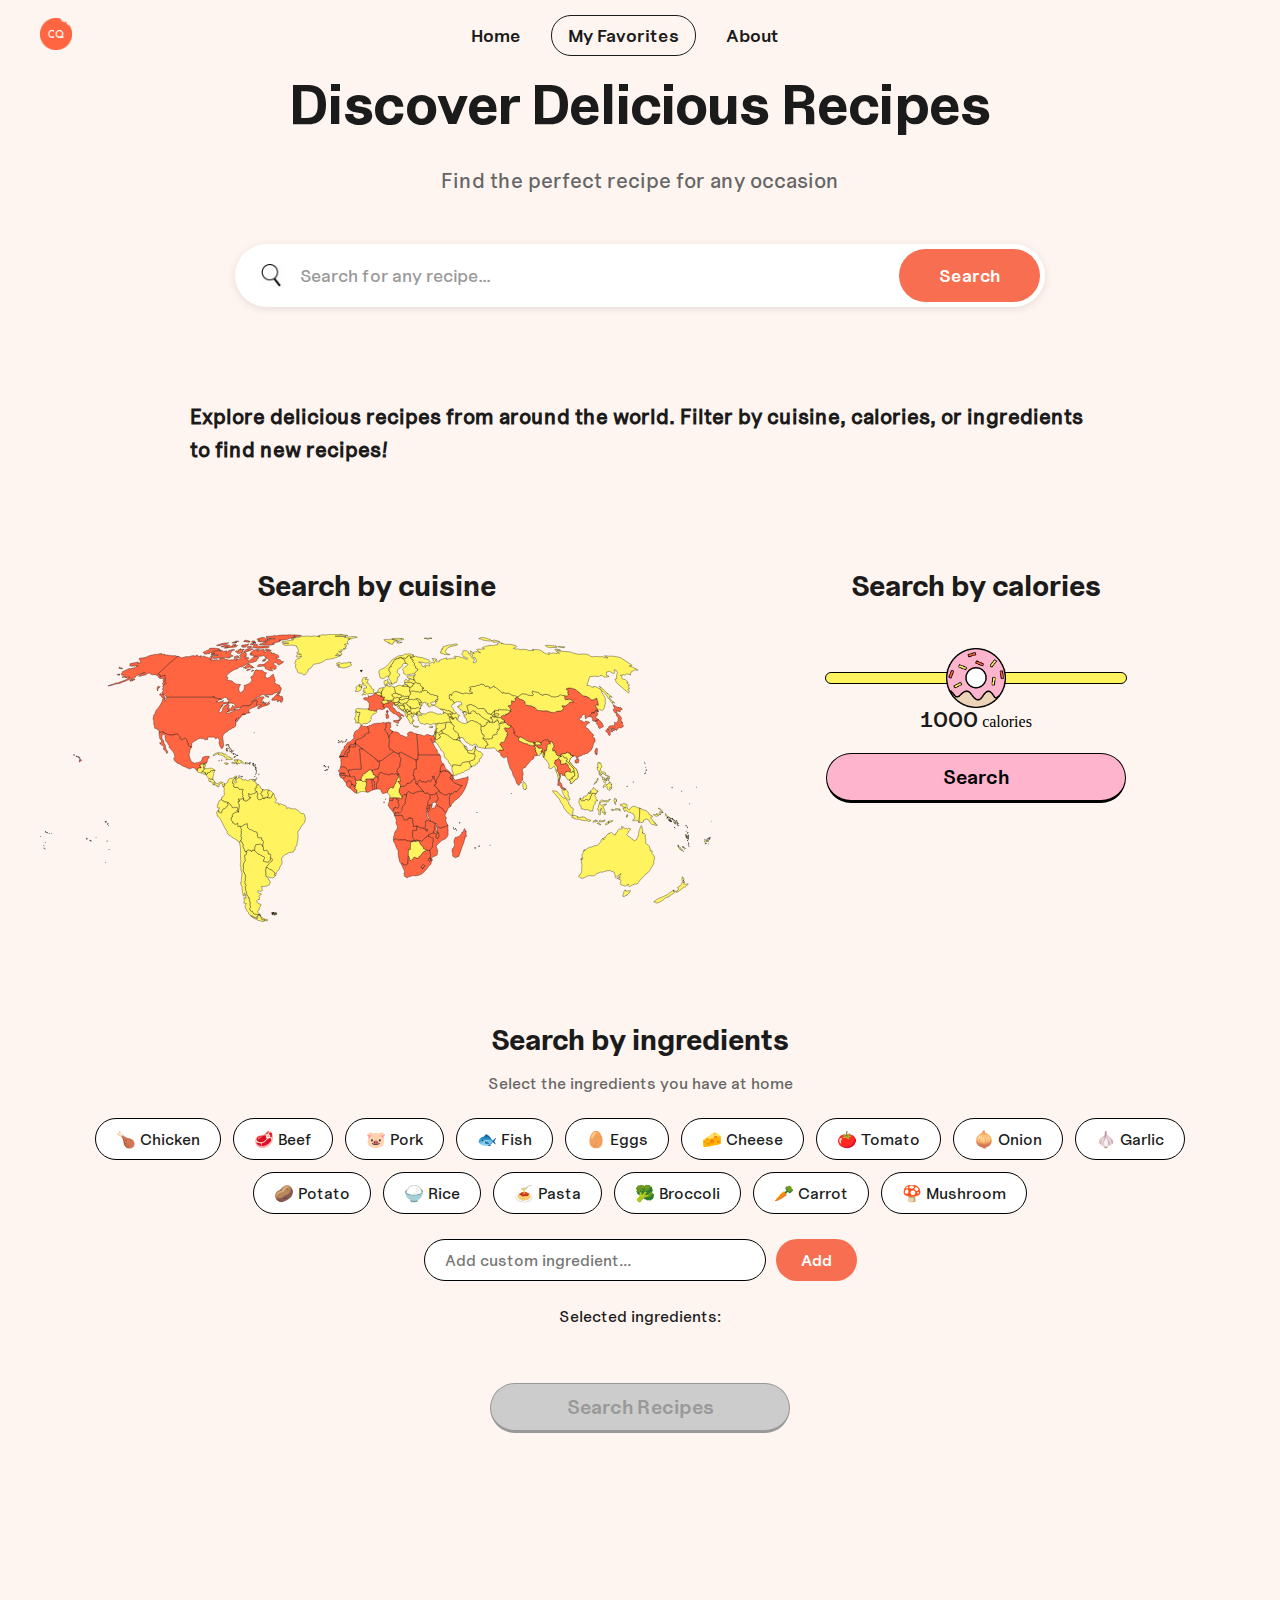
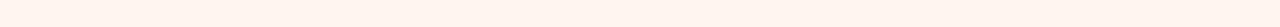
<file: index.html>
<!DOCTYPE html>
<html lang="en">
<head>
    

    <title>CookQuest</title>

    <link href="test.css" rel="stylesheet" type="text/css">

    <script src="https://cdnjs.cloudflare.com/ajax/libs/jquery/3.2.1/jquery.min.js"></script>
    <script src="script.js" defer></script>



</head>
<body>

    <nav class="top-nav">
        <ul class="menu">
          <li><img id="logo" src="./images/CQ favicon.png"></li>
          <li><a href="./index.html">Home</a></li>
          <li><button id="viewFavoritesBtn" class="favorites-nav-btn">My Favorites</button></li>
          <li><a href="./aboutpage.html">About</a></li>
        </ul> 
    </nav>


<!-- hero section -->
<section id="1">
    <div class="hero-content">
        <h1 class="hero-title">Discover Delicious Recipes</h1>
        <p class="hero-subtitle">Find the perfect recipe for any occasion</p>
        <div class="search-bar">
            <input type="text" id="search" placeholder="Search for any recipe...">
            <button class="search-button">Search</button>
        </div>
    </div>
</section>
<br>
<br>
<br>

<!-- search section -->
<section id="2">
<h4 id="filterinstructions">Explore delicious recipes from around the world. Filter by cuisine, calories, or ingredients to find new recipes!</h4>
<div id="interactivediv">

    <div id="svgContainer">
        <p id="bycuisine">Search by cuisine</p>

        <!-- map -->
        <svg id="allSvg" baseprofile="tiny" fill="#FFF460" stroke="black" stroke-linecap="round" stroke-linejoin="round" version="1.2" viewbox="0 0 2000 857" xmlns="http://www.w3.org/2000/svg">
        
        <g id="Group1" data-cuisine="Indian">
            <path class="allPaths"
            d="M1427.6 308l-2.8 3-0.9 6 5.8 2.4 5.8 3.1 7.8 3.6 7.7 0.9 3.8 3.2 4.3 0.6 6.9 1.5 4.6-0.1 0.1-2.5-1.5-4.1-0.2-2.7 3.1-1.4 1.5 5.1 0.4 1.2 5.5 2.5 3.2-1 4.7 0.4 4.5-0.2-0.5-3.9-2.6-2.1 4.2-0.8 3.9-4.8 5.4-4 4.9 1.5 3.2-2.7 3.6 4-1.2 2.7 6.1 1 1 2.4-1.7 1.2 1.4 3.9-4.2-1.1-6.2 4.4 0.9 3.7-2 5.4 0.3 3.1-1.6 5.3-4.6-1.5 0.9 6.7-1 2.2 1 2.7-2.5 1.5-4.4-10.2-1.5 0-0.3 4.2-3.6-3.4 1.2-3.6 2.4-0.4 1.6-5.4-3.4-1.1-5.1 0.1-5.4-0.9-1.2-4.5-2.7-0.3-4.9-2.8-1.2 4.4 4.6 3.4-3 2.4-0.9 2.3 3.7 1.7-0.3 3.9 2.6 4.8 1.6 5.3-0.5 2.4-3.8-0.1-6.6 1.3 0.9 4.8-2.4 3.8-7.5 4.4-5.3 7.5-3.8 4.1-5 4.2 0.3 2.9-2.6 1.6-4.8 2.3-2.6 0.3-1.2 4.9 1.9 8.4 0.7 5.3-1.9 6.1 0.7 10.9-2.9 0.3-2.3 4.9 1.9 2.2-5.1 1.8-1.7 4.3-2.2 1.9-5.6-6-3.1-9-2.5-6.5-2.2-3-3.4-6.2-2-8-1.4-4-5.9-8.8-3.5-12.5-2.6-8.2-0.8-7.8-1.7-6-7.7 3.9-4-0.8-8.1-7.8 2.4-2.3-1.9-2.5-7.1-5.5 3.2-4.3 12.1 0-1.8-5.5-3.5-3.2-1.4-5-4-2.8 4.9-6.8 6.5 0.5 4.5-6.7 2.2-6.5 3.9-6.5-1-4.6 3.8-3.7-5.1-3.1-2.9-4.4-3.3-5.6 2-2.8 8.5 1.6 5.7-1 3.8-5.4 7.7 7.6 0.8 5.2 3 3.3 0.6 3.3-4.1-0.9 3.2 7.1 6.2 4 8.6 4.5z" "IN"
            id="India">
            </path>

        </g>
        
        
        
        <g id="Group2" data-cuisine="African">
            <path class="allPaths" id="Angola"
            d="M 1121.2 572 1121.8 574 1121.1 577.1 1122 580.1 1121.1 582.5 1121.5 584.7 1109.8 584.6 1109 605.1 1112.6 610.3 1116.2 614.3 1105.8 616.9 1092.3 616 1088.5 613 1065.8 613.2 1065 613.7 1061.7 610.8 1058.1 610.6 1054.7 611.7 1052 612.9 1051.5 608.9 1052.4 603.2 1054.4 597.3 1054.7 594.6 1056.6 588.8 1058 586.2 1061.3 582 1063.2 579.1 1063.8 574.4 1063.5 570.7 1061.9 568.4 1060.4 564.5 1059.1 560.7 1059.4 559.3 1061.1 556.8 1059.5 550.6 1058.3 546.3 1055.5 542.2 1056.1 541 1058.4 540.1 1060.1 540.2 1062.1 539.5 1078.8 539.6 1080.1 544.3 1081.7 548.2 1083 550.3 1085.1 553.6 1088.9 553.1 1090.7 552.2 1093.8 553.1 1094.7 551.5 1096.2 547.8 1099.7 547.5 1100 546.4 1102.9 546.4 1102.4 548.7 1109.2 548.6 1109.3 552.7 1110.4 555.1 1109.5 559 1109.9 563 1111.7 565.4 1111.3 573 1112.7 572.4 1115.1 572.6 1118.6 571.6 1121.2 572 Z">
        </path>
        <path class="allPaths" id="Angola"
            d="M 1055.3 539 1053.8 534.2 1056.1 531.4 1057.8 530.3 1059.9 532.5 1057.9 533.9 1056.9 535.5 1056.7 538.3 1055.3 539 Z">
        </path>
        <path class="allPaths"
            d="M1154.9 530.4l-0.6 0.1 0-0.3-2-6.1-0.01-0.06-0.09-1.04-1.4-2.9 3.5 0.5 1.7-3.7 3.1 0.4 0.3 2.5 1.2 1.5 0 2.1-1.4 1.3-2.3 3.4-2 2.3z" "BI"
            id="Burundi">
        </path>
        <path class="allPaths"
            d="M1006.7 427l-0.2 2.1 1.3 3.8-1.1 2.6 0.6 1.7-2.8 4-1.7 2-1.1 4 0.2 4.1-0.3 10.3-4.7 0.8-1.4-4.4 0.3-14.8-1.2-1.3-0.2-3.2-2-2.2-1.7-1.9 0.7-3.4 2-0.7 1.1-2.8 2.8-0.6 1.2-1.9 1.9-1.9 2 0 4.3 3.7z" "BJ"
            id="Benin">
        </path>
        <path class="allPaths"
            d="M1121.3 446.5l3.9 2.5 3.1 2.6 0.1 2.1 3.9 3.3 2.4 2.8 1.4 3.8 4.3 2.6 0.9 2-1.8 0.7-3.7-0.1-4.2-0.7-2.1 0.5-0.9 1.6-1.8 0.2-2.2-1.4-6.3 3.2-2.6-0.6-0.8 0.5-1.6 3.9-4.3-1.3-4.1-0.6-3.6-2.4-4.7-2.2-3 2.1-2.2 3.2-0.5 4.5-3.6-0.3-3.9-1.1-3.3 3.4-3 6-0.6-1.9-0.3-2.9-2.6-2.1-2.1-3.3-0.5-2.3-2.7-3.4 0.5-1.9-0.6-2.7 0.4-5 1.4-1.1 2.8-6.5 4.6-0.5 1-1.7 1 0.2 1.4 1.4 7.1-2.4 2.4-2.5 2.9-2.3-0.6-2.2 1.6-0.6 5.5 0.4 5.2-3 4-7 2.8-2.6 3.6-1.1 0.7 2.7 3.3 4 0 2.7-0.8 2.6 0.4 2 1.9 1.9 0.5 0.3z" "CF"
            id="Central African Republic"> 
        </path>
            <path class="allPaths"
            d="M1141.3 468.2l3.5 5.3 2.6 0.8 1.5-1.1 2.6 0.4 3.1-1.3 1.4 2.7 5.1 4.3-0.3 7.5 2.3 0.9-1.9 2.2-2.1 1.8-2.2 3.3-1.2 3-0.3 5.1-1.3 2.5-0.1 4.8-1.6 1.8-0.2 3.8-0.8 0.5-0.6 3.6 1.4 2.9 0.1 1-1.2 10.3 1.5 3.6-1 2.7 1.8 4.6 3.4 3.5 0.7 3.5 1.6 1.7-0.3 1.1-0.9-0.3-7.7 1.1-1.5 0.8-1.7 4.1 1.2 2.8-1.1 7.6-0.9 6.4 1.5 1.2 3.9 2.5 1.6-1.2 0.2 6.9-4.3 0-2.2-3.5-2-2.8-4.3-0.9-1.2-3.3-3.5 2-4.4-0.9-1.9-2.9-3.5-0.6-2.7 0.1-0.3-2-1.9-0.1-2.6-0.4-3.5 1-2.4-0.2-1.4 0.6 0.4-7.6-1.8-2.4-0.4-4 0.9-3.9-1.1-2.4-0.1-4.1-6.8 0.1 0.5-2.3-2.9 0-0.3 1.1-3.5 0.3-1.5 3.7-0.9 1.6-3.1-0.9-1.8 0.9-3.8 0.5-2.1-3.3-1.3-2.1-1.6-3.9-1.3-4.7-16.7-0.1-2 0.7-1.7-0.1-2.3 0.9-0.8-2 1.4-0.7 0.2-2.8 1-1.6 2-1.4 1.5 0.7 2-2.5 3.1 0.1 0.3 1.8 2.1 1.1 3.4-4 3.3-3.1 1.4-2.1-0.1-5.3 2.5-6.2 2.6-3.3 3.7-3.1 0.7-2 0.1-2.4 0.9-2.2-0.3-3.7 0.7-5.7 1.1-4 1.7-3.4 0.3-3.9 0.5-4.5 2.2-3.2 3-2.1 4.7 2.2 3.6 2.4 4.1 0.6 4.3 1.3 1.6-3.9 0.8-0.5 2.6 0.6 6.3-3.2 2.2 1.4 1.8-0.2 0.9-1.6 2.1-0.5 4.2 0.7 3.7 0.1 1.8-0.7z" "CD"
            id="Democratic Republic of the Congo">
        </path>
        <path class="allPaths"
            d="M1090.9 479.3l-0.3 3.9-1.7 3.4-1.1 4-0.7 5.7 0.3 3.7-0.9 2.2-0.1 2.4-0.7 2-3.7 3.1-2.6 3.3-2.5 6.2 0.1 5.3-1.4 2.1-3.3 3.1-3.4 4-2.1-1.1-0.3-1.8-3.1-0.1-2 2.5-1.5-0.7-2.1-2.2-1.7 1.1-2.3 2.8-4.6-6.8 4.3-3.6-2.1-4.2 2-1.6 3.8-0.8 0.4-2.9 3.1 3.1 5 0.3 1.7-3 0.7-4.3-0.6-5-2.7-3.8 2.5-7.5-1.4-1.2-4.2 0.5-1.6-3.3 0.4-2.8 7.1 0.2 4.6 1.7 4.5 1.5 0.4-3.4 3-6 3.3-3.4 3.9 1.1 3.6 0.3z" "CG"
            id="Republic of Congo">
        </path>
        <path class="allPaths"
            d="M1031 264.6l-1 3.3 1 6.1-1.1 5.3-3.2 3.6 0.6 4.8 4.5 3.9 0.1 1.5 3.4 2.6 2.6 11.5 1.9 5.7 0.4 3-0.8 5.2 0.4 3-0.6 3.5 0.6 4-2.2 2.7 3.4 4.7 0.2 2.7 2.1 3.6 2.5-1.2 4.5 3 2.5 4-18.8 12.3-16 12.6-7.8 2.8-6.2 0.7-0.1-4.1-2.6-1.1-3.5-1.8-1.3-3-18.7-14-18.6-14-20.5-15.6 0.1-1.2 0.1-0.4 0.1-7.6 8.9-4.8 5.4-1 4.5-1.7 2.1-3.2 6.4-2.5 0.3-4.8 3.1-0.6 2.5-2.3 7.1-1.1 1-2.5-1.4-1.4-1.9-6.8-0.3-3.9-1.9-4.1 5.1-3.5 5.8-1.1 3.3-2.6 5.1-2 9-1.1 8.8-0.5 2.7 0.9 4.9-2.5 5.7-0.1 2.2 1.5 3.6-0.4z" "DZ"
            id="Algeria">
        </path>
        <path class="allPaths"
            d="M1172.1 301.4l3.9 9.4 0.7 1.6-1.3 2.6-0.7 4.8-1.2 3.4-1.2 1.1-2-2.1-2.7-2.8-4.7-9.2-0.5 0.6 2.8 6.7 3.9 6.5 4.9 10 2.3 3.5 2 3.6 5.4 7.1-1 1.1 0.4 4.2 6.8 5.8 1.1 1.3-22.1 0-21.5 0-22.3 0-1-23.7-1.3-22.8-2-5.2 1.1-3.9-1-2.8 1.7-3.1 7.2-0.1 5.4 1.7 5.5 1.9 2.6 1 4-2 2.1-1.8 4.7-0.6 3.9 0.8 1.8 3.2 1.1-2.1 4.4 1.5 4.3 0.4 2.5-1.6z" "EG"
            id="Egypt">
        </path>
        <path class="allPaths"
            d="M1228.9 420.3l-1.7 1.6-2.4-0.6-2-2.1-2.5-3.7-2.6-2.1-1.5-2.2-5-2.6-3.9-0.1-1.4-1.3-3.2 1.5-3.6-2.9-1.5 4.8-6.6-1.4-0.7-2.5 2-9.5 0.3-4.2 1.7-2 4-1.1 2.7-3.6 3.6 7.4 1.9 5.9 3.2 3.1 8 6.1 3.3 3.6 3.2 3.8 1.8 2.2 2.9 1.9z" "ER"
            id="Eritrea">
        </path>
        <path class="allPaths"
            d="M1207.3 408.5l3.9 0.1 5 2.6 1.5 2.2 2.6 2.1 2.5 3.7 2 2.1-1.9 2.8-1.8 3 0.5 1.8 0.2 2 3.2 0.1 1.3-0.5 1.3 1.2-1.2 2.2 2.2 3.6 2.2 3.1 2.2 2.3 18.7 7.6 4.8-0.1-15.6 19.3-7.3 0.3-5 4.5-3.6 0.1-1.5 2.1-3.9 0-2.3-2.2-5.2 2.7-1.6 2.7-3.8-0.6-1.3-0.7-1.3 0.2-1.8-0.1-7.2-5.4-4 0-1.9-2.1-0.1-3.6-2.9-1.1-3.5-7-2.6-1.5-1-2.6-3-3.1-3.5-0.5 1.9-3.6 3-0.2 0.8-1.9-0.2-5 0-0.8 1.5-6.7 2.6-1.8 0.5-2.6 2.3-5 3.3-3.1 2-6.4 0.7-5.5 6.6 1.4 1.5-4.8 3.6 2.9 3.2-1.5 1.4 1.3z" "ET"
            id="Ethiopia">
        </path>
        <path class="allPaths"
            d="M1060.5 487.3l-0.4 2.8 1.6 3.3 4.2-0.5 1.4 1.2-2.5 7.5 2.7 3.8 0.6 5-0.7 4.3-1.7 3-5-0.3-3.1-3.1-0.4 2.9-3.8 0.8-2 1.6 2.1 4.2-4.3 3.6-5.8-6.5-3.7-5.3-3.5-6.6 0.2-2.2 1.3-2 1.3-4.7 1.2-4.8 1.9-0.3 8.2 0 0-7.7 2.7-0.4 3.4 0.8 3.4-0.8 0.7 0.4z" "GA"
            id="Gabon">
        </path>
        <path class="allPaths"
            d="M986.5 431.1l-0.4 2 2.3 3.3 0 4.7 0.6 5 1.4 2.4-1.3 5.7 0.5 3.2 1.5 4.1 1.3 2.3-8.9 3.7-3.2 2.2-5.1 1.9-5-1.8 0.2-2.6-2.4-5.5 1.5-7.3 2.4-5.3-1.5-9.2-0.8-4.8 0.2-3.7 9.8-0.3 2.5 0.5 1.8-1 2.6 0.5z" "GH"
            id="Ghana">
        </path>
        <path class="allPaths"
            d="M921.5 421.9l0.3 2.4 0.9 0 1.5-0.9 0.9 0.2 1.6 1.7 2.4 0.5 1.5-1.4 1.9-0.9 1.3-0.9 1.1 0.2 1.3 1.4 0.6 1.8 2.3 2.7-1.1 1.6-0.3 2.1 1.2-0.6 0.7 0.7-0.3 1.9 1.7 1.9-1.1 0.5-0.5 2.2 1.3 2.6 1.4 5.2-2.1 0.7-0.5 0.9 0.4 1.3-0.4 2.8-0.9 0-1.6-0.2-1.1 2.6-1.6 0-1.1-1.4 0.4-2.6-2.4-3.9-1.4 0.7-1.3 0.2-1.5 0.3 0.1-2.3-0.9-1.7 0.2-1.9-1.2-2.7-1.6-2.3-4.5 0-1.3 1.2-1.6 0.2-1 1.4-0.6 1.7-3.1 2.9-2.4-3.8-2.2-2.5-1.4-0.9-1.4-1.3-0.6-2.8-0.8-1.4-1.7-1.1 2.6-3.1 1.7 0.1 1.5-1 1.2-0.1 0.9-0.8-0.4-2.1 0.6-0.7 0.1-2.2 2.7 0.1 4.1 1.5 1.2-0.1 0.4-0.7 3.1 0.5 0.8-0.4z" "GN"
            id="Guinea">
        </path>
        <path class="allPaths"
            d="M891.6 417.4l0.8-2.9 6.1-0.1 1.3-1.6 1.8-0.1 2.2 1.6 1.7 0 1.9-1 1.1 1.8-2.5 1.5-2.4-0.2-2.4-1.3-2.1 1.5-1 0-1.4 0.9-5.1-0.1z" "GM"
            id="The Gambia">
        </path>
        <path class="allPaths"
            d="M909.2 421l-0.1 2.2-0.6 0.7 0.4 2.1-0.9 0.8-1.2 0.1-1.5 1-1.7-0.1-2.6 3.1-2.9-2.6-2.4-0.5-1.3-1.8 0.1-1-1.7-1.3-0.4-1.4 3-1 1.9 0.2 1.5-0.8 10.4 0.3z" "GW"
            id="Guinea-Bissau">
        </path>
        <path class="allPaths" d="M1050.3 487.3l0 7.7-8.2 0-1.9 0.3-1.1-0.9 1.9-7.2 9.3 0.1z" "GQ"
            id="Equatorial Guinea">
        </path>
        <path class="allPaths"
            d="M1223.5 476.7l-4.9 7.2 0.2 23.4 3.3 5.3-4 2.6-1.4 2.7-2.2 0.4-0.8 4.6-1.9 2.6-1.1 4.2-2.3 2.1-8.1-6.4-0.3-3.7-20.5-13.1 0.4-4.7-1.4-2.5 0-0.3 1.6-2.6 2.8-4.2 2.1-4.7-2.6-7.4-0.7-3.2-2.7-4.5 3.4-3.8 3.8-4.2 2.9 1.1 0.1 3.6 1.9 2.1 4 0 7.2 5.4 1.8 0.1 1.3-0.2 1.3 0.7 3.8 0.6 1.6-2.7 5.2-2.7 2.3 2.2 3.9 0z" "KE"
            id="Kenya">
        </path>
        <path class="allPaths"
            d="M938.6 452.5l-0.2 1.8 0.5 3.1-1.2 2.9 1.6 1.8 1.8 0.4 2.4 2.7 0.2 2.5-0.6 0.8-0.4 5.3-1.5 0.1-5.8-3.1-5.2-4.9-4.8-3.5-3.8-4.1 1.4-2.1 0.3-1.9 2.6-3.4 2.6-3 1.3-0.2 1.4-0.7 2.4 3.9-0.4 2.6 1.1 1.4 1.6 0 1.1-2.6 1.6 0.2z" "LR"
            id="Liberia">
        </path>
        <path class="allPaths"
            d="M1122.6 299.1l-1.7 3.1 1 2.8-1.1 3.9 2 5.2 1.3 22.8 1 23.7 0.5 12.8-6.4 0 0 2.7-22.6-12.3-22.5-12.3-5.5 3.5-3.8 2.4-3.2-3.5-8.8-2.8-2.5-4-4.5-3-2.5 1.2-2.1-3.6-0.2-2.7-3.4-4.7 2.2-2.7-0.6-4 0.6-3.5-0.4-3 0.8-5.2-0.4-3-1.9-5.7 2.6-1.4 0.4-2.8-0.6-2.6 3.6-2.5 1.6-2.1 2.6-1.8 0.1-4.9 6.4 2.2 2.3-0.6 4.5 1.1 7.3 2.9 2.8 5.7 4.9 1.2 7.8 2.7 6 3.2 2.5-1.7 2.5-2.9-1.6-4.9 1.5-3.2 3.7-3 3.7-0.8 7.4 1.3 2 2.8 2 0.1 1.8 1.1 5.4 0.7 1.5 2.1z" "LY"
            id="Libya">
        </path>
        <path class="allPaths"
            d="M1229.5 428.2l-1.9 3.5-1.3-1.2-1.3 0.5-3.2-0.1-0.2-2-0.5-1.8 1.8-3 1.9-2.8 2.4 0.6 1.7-1.6 1.4 2-0.1 2.6-3.1 1.6 2.4 1.7z" "DJ"
            id="Djibouti">
        </path>
        <path class="allPaths"
            d="M1139.1 697.9l-2 0.7-3.7-5 3.2-4 3.1-2.5 2.7-1.4 2.2 2 1.7 2-1.9 3.1-1.1 2.1-3.1 1-1.1 2z" "LS"
            id="Lesotho">
        </path>
        <path class="allPaths"
            d="M974.8 276l1.9 4.1 0.3 3.9 1.9 6.8 1.4 1.4-1 2.5-7.1 1.1-2.5 2.3-3.1 0.6-0.3 4.8-6.4 2.5-2.1 3.2-4.5 1.7-5.4 1-8.9 4.8-0.1 7.6-0.9 0 0.1 3.4-3.4 0.2-1.8 1.5-2.5 0-2-0.9-4.6 0.7-1.9 5-1.8 0.5-2.7 8.1-7.9 6.9-2 8.9-2.4 2.9-0.7 2.3-12.5 0.5-0.1 0 0.3-3 2.2-1.7 1.9-3.4-0.3-2.2 2-4.5 3.2-4.1 1.9-1 1.6-3.7 0.2-3.5 2.1-3.9 3.8-2.4 3.6-6.5 0.1-0.1 2.9-2.5 5.1-0.7 4.4-4.4 2.8-1.7 4.7-5.4-1.2-7.9 2.2-5.6 0.9-3.4 3.6-4.3 5.4-2.9 4.1-2.7 3.7-6.6 1.8-4 3.9 0.1 3.1 2.7 5.1-0.4 5.5 1.4 2.4 0z" "MA"
            id="Morocco">
        </path>
        <path class="allPaths"
            d="M1267.9 588.9l0.4 7.7 1.3 3-0.7 3.1-1.2 1.8-1.6-3.7-1.2 1.9 0.8 4.7-0.7 2.8-1.7 1.4-0.7 5.5-2.7 7.5-3.4 8.8-4.3 12.2-2.9 8.9-3.1 7.5-4.6 1.5-5.1 2.7-3-1.6-4.2-2.3-1.2-3.4 0-5.7-1.5-5.1-0.2-4.7 1.3-4.6 2.6-1.1 0.2-2.1 2.9-4.9 0.8-4.1-1.1-3-0.8-4.1-0.1-5.9 2.2-3.6 1-4.1 2.8-0.2 3.2-1.3 2.2-1.2 2.4-0.1 3.4-3.6 4.9-4 1.8-3.2-0.6-2.8 2.4 0.8 3.3-4.4 0.3-3.9 2-2.9 1.8 2.8 1.4 2.7 1.2 4.3z" "MG"
            id="Madagascar">
        </path>
        <path class="allPaths"
            d="M1010.2 378.8l0.1 14.8-3.1 4.3-0.4 4-5 1-7.7 0.5-2 2.3-3.6 0.3-3.6 0-1.4-1.2-3.1 0.9-5.3 2.7-1.1 2-4.3 2.8-0.8 1.7-2.4 1.3-2.7-0.9-1.5 1.6-0.9 4.4-4.5 5.3 0.2 2.2-1.6 2.7 0.4 3.7-2.4 1-1.3 0.8-0.9-2.7-1.6 0.7-1-0.1-1 1.8-4.4 0-1.5-1-0.8 0.6-1.7-1.9 0.3-1.9-0.7-0.7-1.2 0.6 0.3-2.1 1.1-1.6-2.3-2.7-0.6-1.8-1.3-1.4-1.1-0.2-1.3 0.9-1.9 0.9-1.5 1.4-2.4-0.5-1.6-1.7-0.9-0.2-1.5 0.9-0.9 0-0.3-2.4 0.3-2-0.5-2.4-2-1.8-1.1-3.7-0.2-4 1.9-1.2 1-3.8 1.8-0.1 3.9 1.8 3.2-1.3 2.1 0.4 0.9-1.4 22.5-0.1 1.3-4.5-1-0.8-2.5-27.7-2.4-27.7 8.5-0.1 18.6 14 18.7 14 1.3 3 3.5 1.8 2.6 1.1 0.1 4.1 6.2-0.7z" "ML"
            id="Mali">
        </path>
        <path class="allPaths"
            d="M1166.7 673.5l-4.1 0-0.3-2.9-0.6-2.9-0.4-2.3 1.4-7.1-1.1-4.6-2.2-9 6.2-7.3 1.7-4.6 0.8-0.6 0.9-3.8-0.8-1.9 0.4-4.8 1.3-4.4 0.4-8.2-2.8-2-2.7-0.5-1.1-1.6-2.6-1.3-4.7 0.1-0.2-2.4-0.4-4.6 17.2-5.3 3.2 3.1 1.5-0.6 2.2 1.6 0.2 2.6-1.3 3 0.2 4.5 3.5 4 1.9-4.5 2.5-1.3-0.1-8.3-2.2-4.6-1.9-2.1-0.4 0-0.6-7.3 1.5-6.1 2.2-0.2 6.7 1.8 1.5-0.8 3.9-0.2 2.1-1.9 3.4 0.1 6.2-2.5 4.6-3.7 0.9 2.8-0.5 6.4 0.5 5.7-0.2 10 0.8 3.1-1.9 4.6-2.4 4.5-3.7 4-5.3 2.4-6.5 3.1-6.6 6.9-2.2 1.2-4.2 4.6-2.3 1.4-0.8 4.6 2.4 4.9 0.9 3.7 0 2 1-0.4-0.5 6.3-1.1 3 1.2 1.1-1 2.7-2.4 2.3-4.7 2.1-6.9 3.5-2.5 2.4 0.3 2.7 1.3 0.4-0.7 3.4z" "MZ"
            id="Mozambique">
        </path>
        <path class="allPaths"
            d="M959.2 341.5l-8.5 0.1 2.4 27.7 2.5 27.7 1 0.8-1.3 4.5-22.5 0.1-0.9 1.4-2.1-0.4-3.2 1.3-3.9-1.8-1.8 0.1-1 3.8-1.9 1.2-3.6-4.4-3.4-4.8-3.6-1.7-2.7-1.8-3.1 0-2.8 1.4-2.7-0.5-2 2-0.4-3.4 1.6-3.2 0.8-6-0.4-6.4-0.6-3.2 0.6-3.2-1.4-3-2.8-2.8 1.3-2.1 21.7 0-0.9-9.3 1.5-3.3 5.2-0.5 0.2-16.5 18 0.4 0.2-9.8 20.5 15.6z" "MR"
            id="Mauritania">
        </path>
        <path class="allPaths"
            d="M1182.3 588.9l0.4 0 1.9 2.1 2.2 4.6 0.1 8.3-2.5 1.3-1.9 4.5-3.5-4-0.2-4.5 1.3-3-0.2-2.6-2.2-1.6-1.5 0.6-3.2-3.1-2.9-1.6 2-6 1.8-2.2-0.9-5.4 1.3-5.2 1-1.7-1.3-5.4-2.6-2.9 5.5 1.2 1 1.7-0.1 0.8 1.8 4.1 0.2 7.7-1.8 3.6 1.6 4.7-0.2 2.8 1.2 1.9-0.1 2.4 0.9 1.4 1-1.6 1.9 2.5 0.2-0.8-1-3.4-1.1-0.3-0.1-0.9z" "MW"
            id="Malawi">
        </path>
        <path class="allPaths"
            d="M1116.2 614.3l4.6-1.4 3.6 0.3 2.2 1.5 0 0.5-3.2 1.5-1.7 0-3.7 2.5-2-2.7-8.7 2.3-4.2 0.2-0.8 22.9-5.5 0.2-0.6 18.7-1.1 23.7-5 3.3-2.9 0.5-3.4-1.2-2.5-0.5-0.8-2.7-2-1.8-2.8 3.2-3.9-4.9-2-4.6-1-6.3-1.2-4.6-1.6-9.9 0.1-7.7-0.6-3.5-2.1-2.7-2.8-5.3-2.8-7.7-1.1-4-4.4-6.3-0.3-4.9 2.7-1.2 3.4-1.1 3.6 0.2 3.3 2.9 0.8-0.5 22.7-0.2 3.8 3 13.5 0.9 10.4-2.6z" "NA"
            id="Namibia">
        </path>
        <path class="allPaths"
            d="M1068.6 355l1.6 10 2.2 1.7 0.1 2 2.4 2.2-1.2 2.8-1.8 13-0.2 8.4-7 6-2.3 8.5 2.4 2.4 0 4.1 3.7 0.1-0.6 3.1-1.5 0.3-0.2 2.1-1 0.1-3.9-7-1.4-0.3-4.3 3.6-4.4-1.9-3-0.3-1.6 0.9-3.3-0.2-3.3 2.7-2.9 0.2-6.8-3.3-2.7 1.5-2.9-0.1-2.1-2.4-5.6-2.4-6.1 0.8-1.4 1.3-0.8 3.7-1.6 2.6-0.4 5.8-4.3-3.7-2 0-1.9 1.9 0.1-4.4-6.5-1.5-0.2-3.1-3.1-4.2-0.8-2.9 0.5-3.1 3.6-0.3 2-2.3 7.7-0.5 5-1 0.4-4 3.1-4.3-0.1-14.8 7.8-2.8 16-12.6 18.8-12.3 8.8 2.8 3.2 3.5 3.8-2.4z" "NE"
            id="Niger">
        </path>
        <path class="allPaths"
            d="M1066.2 421.7l2.3 2.5-0.6 1.2-0.3 2.1-4.7 5-1.4 4.1-0.8 3.3-1.2 1.5-1.1 4.5-3 2.6-0.8 3.2-1.3 2.6-0.5 2.7-3.9 2.2-3.2-2.7-2.1 0.1-3.4 3.8-1.6 0-2.7 6.2-1.4 4.6-5.9 2.3-2.1-0.3-2.2 1.4-4.5-0.1-3.1-4.1-1.9-4.6-4-4.2-4.2 0-5 0 0.3-10.3-0.2-4.1 1.1-4 1.7-2 2.8-4-0.6-1.7 1.1-2.6-1.3-3.8 0.2-2.1 0.4-5.8 1.6-2.6 0.8-3.7 1.4-1.3 6.1-0.8 5.6 2.4 2.1 2.4 2.9 0.1 2.7-1.5 6.8 3.3 2.9-0.2 3.3-2.7 3.3 0.2 1.6-0.9 3 0.3 4.4 1.9 4.3-3.6 1.4 0.3 3.9 7 1-0.1z" "NG"
            id="Nigeria">
        </path>
        <path class="allPaths"
            d="M1158.8 509.1l2.2 3.6-0.3 3.8-1.6 0.8-3.1-0.4-1.7 3.7-3.5-0.5 0.6-3.6 0.8-0.5 0.2-3.8 1.6-1.8 1.4 0.7 3.4-2z" "RW"
            id="Rwanda">
        </path>
        <path class="allPaths"
            d="M938.9 324.3l-0.1 0.4-0.1 1.2-0.2 9.8-18-0.4-0.2 16.5-5.2 0.5-1.5 3.3 0.9 9.3-21.7 0-1.3 2.1 0.3-2.7 0.1 0 12.5-0.5 0.7-2.3 2.4-2.9 2-8.9 7.9-6.9 2.7-8.1 1.8-0.5 1.9-5 4.6-0.7 2 0.9 2.5 0 1.8-1.5 3.4-0.2-0.1-3.4 0.9 0z" "EH"
            id="Western Sahara">
        </path>
        <path class="allPaths"
            d="M1191 409.2l-0.7 5.5-2 6.4-3.3 3.1-2.3 5-0.5 2.6-2.6 1.8-1.5 6.7 0 0.8-0.8-0.2 0.1-3.2-0.8-2.2-2.9-2.5-0.9-4.6 0.6-4.8-2.6-0.4-0.4 1.4-3.4 0.4 1.5 1.8 0.5 3.9-3 3.5-2.7 4.6-2.9 0.7-4.8-3.7-2.1 1.3-0.5 1.8-2.9 1.3-0.2 1.3-5.6 0-0.8-1.3-4.1-0.3-2 1.1-1.6-0.5-2.9-3.8-1-1.7-4.1 0.9-1.5 2.9-1.3 5.8-2 1.2-1.7 0.7-0.5-0.3-1.9-1.9-0.4-2 0.8-2.6 0-2.7-3.3-4-0.7-2.7 0-1.6-2.1-1.9-0.1-3.7-1.3-2.5-1.9 0.4 0.5-2.4 1.4-2.6-0.7-2.7 1.8-2-1.2-1.5 1.3-3.9 2.5-4.8 4.8 0.5-1.1-25.5 0-2.7 6.4 0-0.5-12.8 22.3 0 21.5 0 22.1 0 2.1 6.3-1.2 1.1 1.2 6.7 2.5 7.6 2.2 1.6 3.2 2.4-2.7 3.6-4 1.1-1.7 2-0.3 4.2-2 9.5 0.7 2.5z" "SD"
            id="Sudan">
        </path>
        <path class="allPaths"
            d="M1178.1 441.1l0.2 5-0.8 1.9-3 0.2-1.9 3.6 3.5 0.5 3 3.1 1 2.6 2.6 1.5 3.5 7-3.8 4.2-3.4 3.8-3.5 3-4 0-4.5 1.5-3.6-1.5-2.3 1.8-5.1-4.3-1.4-2.7-3.1 1.3-2.6-0.4-1.5 1.1-2.6-0.8-3.5-5.3-0.9-2-4.3-2.6-1.4-3.8-2.4-2.8-3.9-3.3-0.1-2.1-3.1-2.6-3.9-2.5 1.7-0.7 2-1.2 1.3-5.8 1.5-2.9 4.1-0.9 1 1.7 2.9 3.8 1.6 0.5 2-1.1 4.1 0.3 0.8 1.3 5.6 0 0.2-1.3 2.9-1.3 0.5-1.8 2.1-1.3 4.8 3.7 2.9-0.7 2.7-4.6 3-3.5-0.5-3.9-1.5-1.8 3.4-0.4 0.4-1.4 2.6 0.4-0.6 4.8 0.9 4.6 2.9 2.5 0.8 2.2-0.1 3.2 0.8 0.2z" "SS"
            id="South Sudan">
        </path>
        <path class="allPaths"
            d="M918 408l0.2 4 1.1 3.7 2 1.8 0.5 2.4-0.3 2-0.8 0.4-3.1-0.5-0.4 0.7-1.2 0.1-4.1-1.5-2.7-0.1-10.4-0.3-1.5 0.8-1.9-0.2-3 1-0.8-4.9 5.1 0.1 1.4-0.9 1 0 2.1-1.5 2.4 1.3 2.4 0.2 2.5-1.5-1.1-1.8-1.9 1-1.7 0-2.2-1.6-1.8 0.1-1.3 1.6-6.1 0.1-2.3-5-2.7-2.2 2.5-1.3 2.8-4.5 1.4-3.3 2-2 2.7 0.5 2.8-1.4 3.1 0 2.7 1.8 3.6 1.7 3.4 4.8 3.6 4.4z" "SN"
            id="Senegal">
        </path>
        <path class="allPaths"
            d="M928.5 447.9l-2.6 3-2.6 3.4-0.3 1.9-1.4 2.1-1.5-0.5-4-2.6-3-3.4-0.9-2.4-0.7-4.7 3.1-2.9 0.6-1.7 1-1.4 1.6-0.2 1.3-1.2 4.5 0 1.6 2.3 1.2 2.7-0.2 1.9 0.9 1.7-0.1 2.3 1.5-0.3z" "SL"
            id="Sierra Leone">
        </path>
        <path class="allPaths"
            d="M1161.7 667.7l0.6 2.9 0.3 2.9-1.4 2.8-3.2 0.7-3.1-3.5 0.1-2.2 1.7-2.4 0.6-1.9 1.7-0.4 2.7 1.1z" "SZ"
            id="Swaziland">
        </path>
        <path class="allPaths"
            d="M1119.2 376.1l1.1 25.5-4.8-0.5-2.5 4.8-1.3 3.9 1.2 1.5-1.8 2 0.7 2.7-1.4 2.6-0.5 2.4 1.9-0.4 1.3 2.5 0.1 3.7 2.1 1.9 0 1.6-3.6 1.1-2.8 2.6-4 7-5.2 3-5.5-0.4-1.6 0.6 0.6 2.2-2.9 2.3-2.4 2.5-7.1 2.4-1.4-1.4-1-0.2-1 1.7-4.6 0.5 0.8-1.8-1.8-4.4-0.8-2.6-2.5-1.1-3.4-3.8 1.2-3 2.6 0.6 1.6-0.4 3.2 0-3.2-5.8 0.2-4.3-0.5-4.2-2.3-4.1 0.6-3.1-3.7-0.1 0-4.1-2.4-2.4 2.3-8.5 7-6 0.2-8.4 1.8-13 1.2-2.8-2.4-2.2-0.1-2-2.2-1.7-1.6-10 5.5-3.5 22.5 12.3 22.6 12.3z" "TD"
            id="Chad">
        </path>
        <path class="allPaths"
            d="M991.4 431.2l-0.7 3.4 1.7 1.9 2 2.2 0.2 3.2 1.2 1.3-0.3 14.8 1.4 4.4-4.5 1.4-1.3-2.3-1.5-4.1-0.5-3.2 1.3-5.7-1.4-2.4-0.6-5 0-4.7-2.3-3.3 0.4-2 4.9 0.1z" "TG"
            id="Togo">
        </path>
        <path class="allPaths"
            d="M1048.2 289.1l-0.1 4.9-2.6 1.8-1.6 2.1-3.6 2.5 0.6 2.6-0.4 2.8-2.6 1.4-2.6-11.5-3.4-2.6-0.1-1.5-4.5-3.9-0.6-4.8 3.2-3.6 1.1-5.3-1-6.1 1-3.3 5.7-2.5 3.7 0.7 0 3.3 4.4-2.4 0.4 1.2-2.5 3.2 0.1 2.9 1.9 1.6-0.5 5.6-3.5 3.2 1.2 3.5 2.8 0.1 1.4 3.1 2.1 1z" "TN"
            id="Tunisia">
        </path>
        <path class="allPaths"
            d="M1167 508.4l-0.2 3.9-1.1 4.5 1.6 2.5 2.5-1.5 3.3-0.4 0.7 0.8 3.3-1.6-2.3-2.2 1.9-2.9 2.8-2.9 20.5 13.1 0.3 3.7 8.1 6.4-2.8 8 0.3 3.6 3.5 2.3 0.2 1.7-1.7 3.9 0.3 1.9-0.4 3.1 1.8 4 2.2 6.4 2 1.4-4.6 3.7-6.2 2.5-3.4-0.1-2.1 1.9-3.9 0.2-1.5 0.8-6.7-1.8-2.2 0.2 0.1-0.1-1.8-2.4-0.3-6.8-2.9-3.4-0.4 1.2-1-1.7-5.5-1.2-3.2-1.9-3.6-1.1-2.2-1.1-0.3-0.2-2.7-6.6-0.4-3.9-4.5-4.4 1.4-2.4-1.1-2.6 0.2-2.7-1-0.9 0.3-2.8 0.6-0.1 2-2.3 2.3-3.4 1.4-1.3 0-2.1-1.2-1.5-0.3-2.5 1.6-0.8 0.3-3.8-2.2-3.6 2-0.8 6.2 0.1z" "TZ"
            id="Tanzania">
        </path>
        <path class="allPaths"
            d="M1179 474.5l2.7 4.5 0.7 3.2 2.6 7.4-2.1 4.7-2.8 4.2-1.6 2.6 0 0.3-0.2-0.4-3-1.3-2.4 1.6-3.6 0.9-2.6 3.7 0.3 2.5-6.2-0.1-2 0.8-3.4 2-1.4-0.7 0.1-4.8 1.3-2.5 0.3-5.1 1.2-3 2.2-3.3 2.1-1.8 1.9-2.2-2.3-0.9 0.3-7.5 2.3-1.8 3.6 1.5 4.5-1.5 4 0 3.5-3z" "UG"
            id="Uganda">
        </path>
        <path class="allPaths"
            d="M1162.1 556.8l0.3 0.2 2.2 1.1 3.6 1.1 3.2 1.9 2.6 2.9 1.3 5.4-1 1.7-1.3 5.2 0.9 5.4-1.8 2.2-2 6 2.9 1.6-17.2 5.3 0.4 4.6-4.3 0.9-3.3 2.5-0.8 2.2-2 0.6-5.1 5.2-3.2 4.2-1.9 0.1-1.8-0.7-6.2-0.7-1-0.5 0-0.5-2.2-1.5-3.6-0.3-4.6 1.4-3.6-4-3.6-5.2 0.8-20.5 11.7 0.1-0.4-2.2 0.9-2.4-0.9-3 0.7-3.1-0.6-2 1.9 0.1 0.3 2 2.7-0.1 3.5 0.6 1.9 2.9 4.4 0.9 3.5-2 1.2 3.3 4.3 0.9 2 2.8 2.2 3.5 4.3 0-0.2-6.9-1.6 1.2-3.9-2.5-1.5-1.2 0.9-6.4 1.1-7.6-1.2-2.8 1.7-4.1 1.5-0.8 7.7-1.1 0.9 0.3-0.3 1.4 1.9 0.5 1.2 1.3 1-0.3-0.5-1.1z" "ZM"
            id="Zambia">
        </path>
        
        <path class="allPaths"
            d="M1159.4 644.7l-2.9-0.7-1.9 0.8-2.7-1.1-2.2 0-3.4-2.9-4.3-1-1.5-4.1 0.1-2.3-2.3-0.7-6.1-7-1.6-3.7-1.1-1.2-1.9-5.1 6.2 0.7 1.8 0.7 1.9-0.1 3.2-4.2 5.1-5.2 2-0.6 0.8-2.2 3.3-2.5 4.3-0.9 0.2 2.4 4.7-0.1 2.6 1.3 1.1 1.6 2.7 0.5 2.8 2-0.4 8.2-1.3 4.4-0.4 4.8 0.8 1.9-0.9 3.8-0.8 0.6-1.7 4.6-6.2 7.3z" "ZW"
            id="Zimbabwe">
        </path>
        <path class="allPaths"
            d="M1222.1 512.6l-3.3-5.3-0.2-23.4 4.9-7.2 1.5-2.1 3.6-0.1 5-4.5 7.3-0.3 15.6-19.3-4.8 0.1-18.7-7.6-2.2-2.3-2.2-3.1-2.2-3.6 1.2-2.2 1.9-3.5 1.9 1.2 1.2 2.7 2.7 2.7 2.8 0 5.2-1.7 6.1-0.7 4.9-2 2.8-0.4 2-1.2 3.2-0.2 1.8-0.2 2.5-0.9 3-0.7 2.5-2.2 2.2 0 0.2 1.8-0.4 3.7 0.2 3.4-1.1 2.3-1.4 7-2.4 7.1-3.3 8.2-4.6 9.4-4.7 7.2-6.6 8.8-5.6 5.2-8.4 6.4-5.3 4.8-6.2 7.8-1.3 3.4-1.3 1.5z" "SO"
            id="Somalia">
        </path>
        <path class="allPaths"
            d="M1159.4 644.7l2.2 9 1.1 4.6-1.4 7.1 0.4 2.3-2.7-1.1-1.7 0.4-0.6 1.9-1.7 2.4-0.1 2.2 3.1 3.5 3.2-0.7 1.4-2.8 4.1 0-1.7 4.7-1 5.3-1.7 2.9-4 3.3-1.1 0.9-2.6 3.3-1.8 3.3-3.5 4.6-6.7 6.6-4.1 3.8-4.3 3-5.9 2.4-2.7 0.4-0.9 1.8-3.2-1-2.7 1.2-5.7-1.2-3.3 0.8-2.2-0.4-5.8 2.6-4.6 1-3.5 2.4-2.4 0.2-2.1-2.3-1.8-0.1-2.2-2.9-0.3 0.9-0.6-1.7 0.3-3.8-1.5-4.3 1.8-1.2 0.1-4.9-3.3-6-2.4-5.4 0-0.1-3.6-8.3 2.8-3.2 2 1.8 0.8 2.7 2.5 0.5 3.4 1.2 2.9-0.5 5-3.3 1.1-23.7 1.4 1 3 6.1-0.6 3.9 1.1 2.3 4-0.7 2.8-2.9 2.7-1.9 1.5-3.1 2.8-1.4 2.3 0.7 2.5 1.8 4.5 0.3 3.6-1.4 0.6-2 1.2-3.1 3-0.5 1.8-2.4 2-4.3 5.2-4.8 8.1-4.7 2.2 0 2.7 1.1 1.9-0.8 2.9 0.7z m-20.3 53.2l1.1-2 3.1-1 1.1-2.1 1.9-3.1-1.7-2-2.2-2-2.7 1.4-3.1 2.5-3.2 4 3.7 5 2-0.7z" "ZA"
            id="South Africa">
        </path>
   
        </g>


        <g id="Group3" data-cuisine="Chinese">
            <path class="allPaths" id="China"
            d="M 1602.2 381.9 1597.9 385 1593 383 1592 377.5 1594.2 374.6 1600 372.8 1603.3 372.9 1604.9 375.4 1602.9 378.2 1602.2 381.9 Z">
        </path>
        <path class="allPaths" id="China"
            d="M 1625.6 185.5 1634.6 190 1640.6 195.8 1648.2 195.8 1650.8 193.4 1657.7 191.5 1659 197.2 1658.7 199.5 1661.5 206.3 1662.1 212.5 1655.2 211.4 1652.3 213.6 1657 219 1660.9 226.5 1658.4 226.6 1660.3 229.9 1654.8 226.1 1654.8 229.7 1648.4 232.4 1651.2 235.8 1646.6 235.5 1643 233.5 1641.9 238.1 1638 241.5 1635.9 245.6 1629.6 247.4 1627.2 250.4 1622.4 252.2 1623.7 249.2 1621.4 246.7 1623.4 242.4 1618.9 239.1 1615.5 241.3 1611.9 245.8 1610.6 249.9 1605.6 250.2 1604.3 253.2 1609.1 257.5 1613.9 258.6 1615.3 261.4 1620.4 263.3 1624.2 258.7 1630.1 261.2 1633.6 261.4 1635.9 264.7 1629.2 266.5 1628.2 270 1624.4 273.2 1623.5 277.7 1630.6 281.2 1635.2 287.5 1640.7 293.4 1646.2 298.3 1647.8 303.1 1645 304.9 1647.4 308.3 1651.3 310.3 1652.1 315.5 1652.2 320.6 1649.4 321.2 1647.3 328.1 1645 336.6 1641.6 344.2 1635.2 350.1 1628.6 355.6 1622.5 356.3 1619.6 359.1 1617.3 357.1 1614.8 360.2 1607.6 363.5 1601.8 364.4 1601.1 371.2 1598 371.6 1595.8 366.9 1596.7 364.5 1588.9 362.4 1586.5 363.5 1580.6 361.8 1577.5 359.2 1577.8 355.5 1572.5 354.3 1569.4 351.9 1565.3 355.3 1560 356.1 1555.6 356 1552.9 357.6 1550.2 358.5 1552.2 365.9 1549.2 365.7 1548.4 364.2 1547.9 361.5 1544.1 363.4 1541.5 362.2 1537 359.8 1537.8 354.5 1534.1 353.2 1531.7 347.3 1526.1 348.4 1525.4 340.8 1529.6 335.4 1528.7 330.1 1527.4 325.2 1524.7 323.7 1522 319.9 1518.9 320.4 1512.8 319.4 1514 316.7 1510.4 312.7 1507.2 315.4 1502.3 313.9 1496.9 317.9 1493 322.7 1488.8 323.5 1486 321.8 1483.1 321.6 1478.8 320.2 1476.2 321.8 1473.6 326.6 1472.1 321.5 1469 322.9 1462.5 322.2 1456 320.8 1451 317.9 1446.5 316.7 1444 313.6 1440.7 312.7 1434.3 308.5 1429.5 306.5 1427.6 308 1419 303.5 1412.8 299.5 1409.6 292.4 1413.7 293.3 1413.1 290 1410.1 286.7 1409.3 281.5 1401.6 273.9 1392.1 271.4 1389.2 266.4 1384.5 263.4 1383 261.6 1381.2 258 1380.7 255.5 1377 254 1375.5 254.7 1372.4 248.7 1373.5 247.3 1372.3 245.8 1376.4 242.8 1379.6 241.5 1385.4 242.4 1386 238.3 1392.4 237.6 1393.4 235 1400.3 231.6 1400.5 230.2 1398.8 226.5 1401.7 224.9 1392.9 213.9 1402 211.4 1404 210 1403 198.7 1413.8 200.8 1415.4 197.9 1412.9 191.7 1416.7 191.1 1418.6 186.9 1420.3 186.4 1423.6 190.8 1429.3 194.1 1437.5 196.4 1443.3 201.5 1444.7 208.8 1447.7 211.6 1454.2 212.7 1461.4 213.5 1469.4 217.5 1472.8 218.2 1477.8 224 1482.5 227.8 1488.1 227.6 1499.4 229.1 1505.8 228.2 1511.4 229.1 1520.8 233 1527 233 1530.3 234.9 1534.7 231.5 1541.9 229.3 1549.5 229.1 1554.4 226.9 1556.4 223.5 1558.8 221.3 1556.9 219.2 1554 216.8 1554.5 212.7 1557.7 213.3 1563.6 214.6 1566.8 211.2 1573.2 208.8 1574.5 204.6 1577 202.8 1583.8 202 1588.2 202.7 1587.4 200.5 1580.2 196.1 1575 194.1 1572.5 196.4 1567 195.4 1564.7 196.2 1561.9 193.7 1561.6 187.4 1561 182.7 1568.4 185.1 1572.8 181.2 1570.9 178.4 1570.7 171.9 1572 169.9 1569.5 166.5 1565.8 165.1 1567.5 162 1572.6 160.9 1578.8 160.7 1587.4 162.6 1593.4 164.8 1601.1 171 1604.9 173.7 1609.4 177.5 1615.6 183.5 1625.6 185.5 Z">
        </path>
        <path class="allPaths" d="M1657.9 355.5l-1.4 5.3-4-5.5-1.5-4.7 1.9-6.3 3.3-4.9 3 1.9-0.1 3.9-1.2 10.3z" "TW"
            id="Taiwan">
        </path>
        </g>

        

        <g id="Group4" data-cuisine="American">
            <path class="allPaths" id="Canada"
            d="M 665.9 203.6 669.3 204.5 674 204.3 670.7 206.9 668.7 207.3 663.2 204.6 662.6 202.5 665.1 200.6 665.9 203.6 Z">
        </path>
        <path class="allPaths" id="Canada"
            d="M 680.3 187.6 677.9 187.7 672.1 185.8 668.6 182.8 670.5 182.3 676.4 183.9 680.6 186.5 680.3 187.6 Z">
        </path>
        <path class="allPaths" id="Canada"
            d="M 372.4 191.3 369.3 192.2 363 189.4 363 187.2 360.1 185 360.4 183.2 356.1 182.1 356.7 178.7 358.2 177.3 362.3 178.6 364.7 179.6 368.8 180.2 369 182.4 369.4 185.3 372.6 187.9 372.4 191.3 Z">
        </path>
        <path class="allPaths" id="Canada"
            d="M 711.5 177.8 706.5 183.2 710.4 181.1 713.3 182.5 710.9 184.6 714.7 186.3 717.5 184.8 721.8 186.7 719 191.3 722.8 190.2 722.5 193.5 723 197.4 719.4 203 717 203.2 714.1 202 716.6 196.9 715.4 196.1 708.1 201.5 705.1 201.3 709.5 198.3 705.1 196.8 699.6 197.2 690 197 689.8 195.2 693.6 192.9 691.9 191.3 697.3 187.5 705.5 177.6 709.7 174.1 714.7 172 716.8 172.2 715.3 173.9 711.5 177.8 Z">
        </path>
        <path class="allPaths" id="Canada"
            d="M 351.5 156.4 353 157.2 358 156.7 350.8 163.6 351.1 168.6 349.2 168.6 348.5 165.8 349 162.9 348.2 161 349.5 158.3 351.5 156.4 Z">
        </path>
        <path class="allPaths" id="Canada"
            d="M 634.9 108.9 631.3 111.9 629.6 111.4 629.5 109.7 629.9 109.3 632.7 107.6 634.4 107.7 634.9 108.9 Z">
        </path>
        <path class="allPaths" id="Canada"
            d="M 625.2 105.7 618 108.9 615 108.7 615 107.2 620 104.5 626 104.6 625.2 105.7 Z">
        </path>
        <path class="allPaths" id="Canada"
            d="M 622.1 88.9 621.2 91.4 623.9 90.5 625.4 92 628.9 94 632.7 95.7 631.3 98.4 634.8 98 636.7 99.9 631.7 101.7 625.8 100.3 625 97.7 618.7 100.8 610.5 103.7 611.2 100.4 604.9 100.9 610.6 98.1 614.2 93.6 619.3 88.5 622.1 88.9 Z">
        </path>
        <path class="allPaths" id="Canada"
            d="M 667 80.6 662.1 80.9 662.8 78.2 666.6 75.1 670.9 74.4 673.2 75.9 671.7 78.2 670.8 79 667 80.6 Z">
        </path>
        <path class="allPaths" id="Canada"
            d="M 592.5 69.9 588.4 71.8 584.2 70.2 580.3 70.7 576.9 68.3 581.9 66.6 586.8 64.3 589.8 65.8 591.4 66.8 591.8 67.8 592.5 69.9 Z">
        </path>
        <path class="allPaths" id="Canada"
            d="M 645.5 212.5 643.3 208.9 646.2 200.4 644.6 198.6 640.9 199.6 639.8 198 634.3 202.7 631.1 207.6 628.3 210.5 625.8 211.5 624.1 211.8 623 213.3 613.7 213.3 605.9 213.4 603.2 214.5 596.4 218.9 596.4 218.8 595.5 218.4 593.5 219.3 591.6 220.6 589.8 219.5 585.1 220.3 581.2 221.2 579.3 222 577 224.1 578.8 224.8 580.5 224.4 580.8 224.4 580.5 226.3 575.7 227 572.9 227.8 571.2 228.8 568.6 228.2 567 228.5 564.1 230.3 559.5 232.3 556.8 231.9 558.8 229.7 562.5 226.2 566.6 224.1 567.7 222.3 568.6 219.3 572.4 215.8 573.3 211.8 574.4 215.7 578.2 216.6 580.6 214.5 579.2 209.7 578.3 207.7 574.3 206.5 570.5 205.8 566.6 205.8 563.2 205 562.8 203.6 561.4 204.5 560.2 204.3 562.1 202.2 560.3 201.4 562.2 199 561 197.2 562.7 195.4 557.5 194.5 557.4 190.9 556.6 190.1 553.3 189.9 549.2 188.7 547.7 189.5 545.9 191 542.6 192 539.5 194.5 534.1 192.8 529.7 193.6 525.8 191.7 521.2 190.7 517.9 190.3 516.9 189.3 517.8 185.9 516.1 185.9 514.8 188.3 504.6 188.3 487.6 188.3 470.8 188.3 455.9 188.3 441.1 188.3 426.4 188.3 411.3 188.3 406.5 188.3 391.8 188.3 377.7 188.3 377 188.3 371.6 182.2 370 179.5 363 176.9 364.3 171.4 367.9 167.7 363.8 165 366.9 160.1 364.8 155.7 367.3 152.5 372.4 149.6 375.6 145.8 371 142 372.4 135.1 373.5 130.9 371.9 128.2 371.1 125.8 371.7 122.7 365.2 124.6 357.6 127.9 357.3 124.1 356.8 121.5 354 119.9 349.8 119.7 385.4 87 410 66.6 416 67.9 419.3 70.5 423 71 429.3 68.8 436.3 67.1 441.6 67.7 450.5 65.4 458.7 64.1 458.9 66.3 463.4 65 467.3 62.5 469.4 63.1 470.8 67.9 480.3 64.2 476.4 68.3 482.4 67.4 485.6 65.9 490.2 66.2 494.1 68.4 501.6 70.4 506.3 71.3 510.7 71 513.6 73.8 505.1 76.5 511.5 77.6 523.4 77 527.8 76 529.2 79.3 536.3 76.6 534.2 74.2 538.7 72.4 543.9 72.1 547.8 71.6 549.9 72.9 551.4 75.8 556.4 75.4 561.7 77.9 568.9 77 574.9 77.1 577.3 73.7 581.8 72.8 586.7 74.6 582.4 79.8 588.6 75.4 591.8 75.6 598.2 70.1 596.6 66.8 593.7 64.6 599.2 58.7 607.4 54.9 611.9 55.8 613.9 58.1 614.3 64.1 608.5 66.7 615.2 67.8 610.8 73.3 619.7 69.1 621.9 72.6 617.6 76.6 618.9 80.3 626.2 76.4 632.7 71.6 637.4 65.7 642.9 66.1 648.3 66.9 651.9 69.6 650.2 72.3 645.1 75.2 646 78.1 643.6 80.8 632.7 84.7 626.2 85.6 623 83.9 619.7 86.7 612.3 91.4 609.3 93.9 601.6 97.7 595.1 98.1 590 100.5 587.1 104.3 581.4 105 572.7 109.7 563.3 116.2 558.3 120.8 553.4 127.7 559.4 128.7 557.9 134.2 557.1 138.8 564.4 137.6 571.4 140.2 574.7 142.5 576.4 145.3 581.3 147 584.9 149.5 592.5 149.9 597.3 150.5 593.7 155.7 592 161.8 592.1 168.7 596.5 174.6 601.2 172.6 606.8 166.2 609.1 156.6 607.4 153.4 616.4 150.5 623.9 146.3 628.7 142.1 630.4 138.1 630 133 626.8 128.5 635.7 122.3 636.7 117 640.6 108 644.4 106.6 651.1 108.2 655.3 108.8 659.8 107.2 662.9 109.2 666.5 112.6 666.7 114.8 674.4 115.3 671.8 120.2 669.5 127.6 673.3 128.6 674.9 132.1 683.1 128.8 690.6 122.2 694.8 119.5 695.9 124.8 698.5 132.3 700.5 139.5 697.1 143.3 701.9 146.7 704.8 150.1 711.7 151.7 714.1 153.6 714.1 158.8 717.5 159.6 718.6 161.9 716.6 168.8 712.3 171.1 708.1 173.3 699.3 175.5 691.4 180.5 682.8 181.6 672.7 180.2 665.4 180.2 660.1 180.6 654.4 185.1 647 187.9 636.9 196.1 629 201.9 633.7 200.9 644.6 192.6 656.9 187.4 664.5 186.8 667.8 189.9 661.7 194.1 661.1 200.8 661.2 205.6 666.8 208.7 675.4 207.8 682.6 200.7 681.6 205.3 684.1 207.6 676.7 211.7 664.3 215.5 658.5 218 651.3 222.6 647.6 222.1 649.1 216.8 659.5 211.5 651.4 211.7 645.5 212.5 Z">
        </path>
        <path class="allPaths" id="Canada"
            d="M 539 48.7 534.3 51.1 544.8 49.6 547.4 52.2 554.7 49.5 556.5 51.2 554.3 56.3 558.6 54.2 561.4 48.9 565.7 48.1 568.7 48.9 570.9 51 568.2 56.1 565.8 59.8 570 62.4 575 65 572.4 67.3 565.3 67.8 566.1 69.8 562.9 71.8 556.2 71 550.5 69.5 545.4 69.8 535.9 71.7 524.6 72.5 516.7 73 517 70.4 512.9 69 508.6 69.6 508 65.3 511.3 64.7 518.6 63.8 524.1 64.1 530.3 63.1 523.8 61.9 514.7 62.3 509 62.2 509 60.3 520.7 58.1 514.4 58.2 509 56.8 516.8 52.9 522 50.8 536.2 47.7 539 48.7 Z">
        </path>
        <path class="allPaths" id="Canada" d="M 578.5 47.2 571.5 50.6 569.2 47 571.3 46.2 576.8 46 578.5 47.2 Z">
        </path>
        <path class="allPaths" id="Canada"
            d="M 687.1 48.8 686.4 50.2 682.3 50.1 678.2 50 673.3 50.7 672.4 50.3 670.3 47.6 672 45.8 674.2 45.4 682.6 46 687.1 48.8 Z">
        </path>
        <path class="allPaths" id="Canada"
            d="M 647.3 48.5 647.6 51.7 654.8 47.6 666.5 45.5 668.8 50.8 665.6 54.2 674.6 52.7 679.9 50.6 686.7 53.2 690.4 55.7 689.3 58 697.5 56.8 699.4 60.2 707.8 62.3 710 64.4 710.9 69.5 701.8 72 709.5 75.6 715.4 76.8 718.7 81.8 725.2 82.2 721.9 86.1 711 92.6 707 90.2 703.2 84.8 697.3 85.5 695 88.8 697.7 92 702.2 94.6 703.2 96.1 703.1 101.8 699.5 105.9 694.8 104.3 686.2 99.8 689.8 104.7 692.6 108.2 692.3 110.2 681.4 107.9 673.8 104.5 670 101.8 672.4 100.1 667.6 97.2 662.9 94.5 662 96.1 648.9 97 646.5 95.1 651.9 90.9 660 90.8 669.3 90.1 669.1 88.1 672.2 85.3 681 79.9 681.4 77.4 680.9 75.6 676.2 72.9 669.1 71.1 672.6 69.7 670.6 66.3 667.2 66 665.3 64.2 662 65.8 654.1 66.5 640.1 65.3 632.7 63.7 626.8 62.9 624.9 61 631.2 58.6 625.5 58.6 628.8 53.3 635.9 48.7 641.9 46.6 653.1 45.2 647.3 48.5 Z">
        </path>
        <path class="allPaths" id="Canada"
            d="M 596.9 45 600.5 46.1 608.1 45.4 607.6 46.9 601.5 49.4 605.3 51.6 600.1 56.3 591.7 58.3 588.3 57.9 587.4 55.9 581.5 51.9 583.2 50.2 590.6 50.8 589.7 47.5 596.9 45 Z">
        </path>
        <path class="allPaths" id="Canada"
            d="M 619.5 50.5 611.7 54.4 607.3 54.2 609.1 49.6 611.7 47.1 615.9 44.9 621.1 43.5 629 43.7 635.2 44.9 625.1 49.5 619.5 50.5 Z">
        </path>
        <path class="allPaths" id="Canada"
            d="M 503.7 57.7 490.2 60.3 490.8 58 484.8 55.2 489.2 53 496.7 49.2 504.3 45.8 504.7 42.7 518.7 41.9 522.9 43 532.4 43.3 534.3 44.7 535.9 46.9 529.4 48.2 515.5 51.8 506.3 55.5 503.7 57.7 Z">
        </path>
        <path class="allPaths" id="Canada"
            d="M 628.9 39.3 624.8 41.2 619.6 40.8 616.4 39.5 620.9 37.3 627.8 35.9 629.2 37.7 628.9 39.3 Z">
        </path>
        <path class="allPaths" id="Canada"
            d="M 620.1 30.6 620.3 32.9 617.5 35.4 611.7 39.2 604.8 39.7 601.6 38.9 605 36 598.4 36.3 602.7 32.5 606.5 32.7 614.2 31 619.1 31.3 620.1 30.6 Z">
        </path>
        <path class="allPaths" id="Canada"
            d="M 580.7 33.2 580 34.9 584.4 34.1 588 34.3 585.7 36.8 580.6 39.1 566.7 39.9 554.4 42.1 548.4 42.2 549.9 40.6 560.6 38.3 542.7 38.9 538.5 38 550.2 33.2 555.6 31.8 563.9 33.5 566.8 36.4 572.9 36.8 573.6 32.1 579.4 30.3 582.5 30.8 580.7 33.2 Z">
        </path>
        <path class="allPaths" id="Canada"
            d="M 636.4 28.8 638.7 30.4 646.1 30.4 647.5 32 644.7 33.8 647.8 34.9 649 36.1 653.9 36.3 659 36.7 666.1 35.7 674.2 35.2 680 35.6 682.3 37.5 681.3 39.5 677.7 40.9 671 42 666.7 41.3 654.9 42.1 646.9 42.2 641.3 41.6 632.7 40 634.3 37.2 636.4 34.8 635 32.6 628 32 625.4 30.5 629.2 28.5 636.4 28.8 Z">
        </path>
        <path class="allPaths" id="Canada"
            d="M 560.7 26.2 554.9 29.9 549.6 31.6 545.8 31.8 535.9 33.9 528.8 34.7 525.2 33.6 536.9 29.9 549.1 26.8 554.6 26.9 560.7 26.2 Z">
        </path>
        <path class="allPaths" id="Canada"
            d="M 641.9 26.8 640.1 26.9 633.5 26.6 634.2 25.3 641.4 25.4 643 26.2 641.9 26.8 Z">
        </path>
        <path class="allPaths" id="Canada"
            d="M 583.1 25.9 574.3 27.3 571 25.8 576.1 24.3 582.1 23.8 586.2 24.5 583.1 25.9 Z">
        </path>
        <path class="allPaths" id="Canada"
            d="M 590.9 21.7 585.2 22.6 579.2 22.6 580.2 21.9 585.9 20.6 587.6 20.8 590.9 21.7 Z">
        </path>
        <path class="allPaths" id="Canada"
            d="M 637.7 24.2 631.1 25.2 629.5 24.1 630.1 22.4 632.3 20.5 636.7 20.7 638.4 21 640.7 22.6 637.7 24.2 Z">
        </path>
        <path class="allPaths" id="Canada"
            d="M 623.9 23 622.8 24.9 617.5 24.4 613.5 22.9 605.7 22.7 611 21.4 608.2 20.3 610.4 18.5 616.5 19.1 624 20.8 623.9 23 Z">
        </path>
        <path class="allPaths" id="Canada"
            d="M 678 16.9 680.7 18.4 674.2 19.7 663.6 23.2 656.8 23.5 650 22.9 648.4 21 650.5 19.4 654.8 18.2 648.2 18.2 646.2 16.7 646.6 14.8 651.5 12.9 655.6 11.6 659.6 11.3 659.3 10.3 667.6 10.1 669.2 12.3 673.9 13.2 678.7 14.1 678 16.9 Z">
        </path>
        <path class="allPaths" id="Canada"
            d="M 757.2 2.9 765.9 3.2 772.6 3.7 777.8 4.7 776.7 5.7 766.9 7.4 757.9 8.2 753.9 9.1 761.4 9.1 750.9 11.6 744.1 12.8 734.8 16.3 726.7 17 723.6 18 712.3 18.4 716.7 19 713.4 19.8 714.1 22.1 709.1 23.7 702.2 25 698.7 26.8 692.1 28.3 691.6 29.4 698.1 29.2 697 30.4 684.3 33.3 675.8 31.9 664.1 32.7 659.1 32.1 652.3 31.8 654.4 29.5 662.4 28.4 664.4 25 667 24.7 674.5 26.7 672.8 23.7 667.9 22.8 672.9 21 680.5 19.9 683.3 18.3 680.3 16.6 681.4 14.4 690.8 14.5 693 15 700.3 13.4 693 12.9 680.4 13.2 676 11.8 675.2 10.1 672.7 8.9 673.8 7.6 679.8 6.8 684 6.7 691.4 6.1 698.2 4.6 702.1 4.8 704.5 5.9 709.5 3.9 714.7 3.3 721.2 2.9 731.6 2.7 732.9 3.1 743.2 2.5 750.2 2.7 757.2 2.9 Z">
        </path>
        <path class="allPaths" id="United States"
            d="M 118.8 379.3 117.7 380.4 116.5 379.5 117.1 377.7 116.7 375.3 117.2 374.6 118.4 373.6 118.3 372.3 118.7 371.7 119.1 371.8 121 372.9 121.9 373.5 122.6 374.3 123.5 376.6 123.3 376.9 120.8 378.3 118.8 379.3 Z">
        </path>
        <path class="allPaths" id="United States"
            d="M 118.1 369.3 116.1 369.7 115.5 368.4 115 367.9 115 367.5 115.7 366.9 117.5 367.5 118.7 368.5 118.1 369.3 Z">
        </path>
        <path class="allPaths" id="United States" d="M 115.1 365.9 114.8 366.6 111.8 366.4 112.4 365.6 115.1 365.9 Z">
        </path>
        <path class="allPaths" id="United States"
            d="M 110.4 364.9 110 365.3 109.6 365.2 107.7 365 107.4 363.5 107.2 363.3 108.9 362.4 109.3 362.8 110.4 364.9 Z">
        </path>
        <path class="allPaths" id="United States"
            d="M 102 360.7 101.2 361.3 99.6 360.2 100 359.7 101 359.1 102.3 359.2 102 360.7 Z">
        </path>
        <path class="allPaths" id="United States"
            d="M 539.5 194.5 533.4 196.5 528.7 199 524.1 201.7 523.6 202.6 529.3 201.3 531.4 203.4 536 201.9 540.9 199.8 546.3 197.7 543.2 201 545.7 201.8 548.2 204.2 553.3 202.8 558.4 202.3 558.7 204.1 560.2 204.3 561.4 204.5 562.9 207 558.2 207.6 558.1 207.6 554.4 206.9 549.9 208.1 546.2 208.7 541.5 212.8 538.5 215.1 538.9 215.8 544.4 211.7 545.1 211.7 540.4 216.6 537.5 221 535 224.6 534.4 227.7 533.6 229.2 533 230.9 533.1 234.2 533.4 234.7 535.2 234.6 536.8 233.9 538.2 233.1 541.5 230 543.3 225.8 543.2 221.9 544.6 219.2 547.2 216.1 549.3 213.9 552 212.4 551.6 214.5 553.8 211.4 555.1 210.8 556.8 208.4 560.6 209.7 563.4 212.1 562.6 215 561 217.9 557.2 220.4 556.8 222 557.8 222 562.1 219.3 563.7 219.9 563.2 223.6 562.5 226.2 558.8 229.7 556.8 231.9 554.1 234.3 556.8 235.6 559.3 236 563.3 235.1 567 233.4 570 232.5 574.6 230.7 580.4 226.9 580.5 226.3 580.8 224.4 583.5 223.6 587.4 223.9 591.4 224.4 596 222.3 596.6 219.8 596.4 218.9 603.2 214.5 605.9 213.4 613.7 213.3 623 213.3 624.1 211.8 625.8 211.5 628.3 210.5 631.1 207.6 634.3 202.7 639.8 198 640.9 199.6 644.6 198.6 646.2 200.4 643.3 208.9 645.5 212.5 645.7 214.6 639.3 217.6 633.3 219.8 627.3 221.7 623.3 225.5 622 226.9 620.8 230.3 621.5 233.6 623.6 233.8 623.8 231.5 624.9 232.9 623.9 234.7 620.1 235.7 617.6 235.6 613.4 236.7 611.1 237 608 237.3 603 239.2 611.1 238 612.2 239.2 604.3 241.1 601 241.1 601.4 240.3 599.3 242.1 600.7 242.4 598.2 247 592.9 251.9 593 250.2 591.9 249.9 590.7 248.3 590.7 251.8 591.7 252.9 591.1 255.3 588.7 257.8 584.2 262.9 583.8 262.7 586.7 258.3 584.7 255.9 585.7 250.5 583.8 253.3 583.8 257.4 580.6 256.4 583.6 258.4 582.1 264.5 583.5 265 583.5 267.2 582.5 273.6 577.9 278.3 571.8 280.2 567.4 284 564.6 284.4 561.2 286.8 559.9 288.9 553 293.1 549.2 296.2 545.7 300 543.8 304.5 543.8 309 544.4 314.5 545.9 319 545.4 321.8 546.7 329.2 545.7 333.6 545.1 336.1 543.1 340 541.3 340.8 538.7 340 538.3 337.2 536.5 335.7 534.5 330.2 532.9 325.3 532.5 322.8 534.5 318.5 533.7 315 530.6 309.6 528.7 308.6 522.6 311.6 521.7 311.2 519.7 308.2 516.7 306.6 510.3 307.5 505.7 306.7 501.4 307.2 498.9 308.2 499.5 309.9 498.8 312.5 499.6 313.8 498.4 314.6 496.6 313.7 494.3 314.9 490.4 314.7 487.1 311.3 482.2 312.1 478.6 310.6 475.1 311.1 470.1 312.6 464 317.3 457.9 320.1 454.2 323.1 452.3 326 451.3 330.5 450.9 333.5 451.5 335.7 449.3 335.9 445.7 334.5 441.8 332.5 440.9 329.5 440.7 325 438.3 321.4 437.4 317.6 435.8 313.2 432.6 310.6 428.1 310.8 423.3 315.8 419.3 313.9 417 312 416.6 308.4 415.8 305.1 413.4 302.3 411.3 300.2 410 297.9 400.6 297.9 399.8 300.6 395.5 300.6 384.7 300.6 373.8 296.1 366.8 293 367.7 291.7 360.6 292.4 354.3 292.9 354.6 289.7 352.5 286 350.3 285.2 350.4 283.4 347.5 283 346.3 281.3 341.5 280.7 340.6 279.6 341.4 276.1 338.9 269.7 338.4 260.8 339.3 259.3 338 257.2 336.5 251.8 338.3 246.6 337.4 243.1 341.3 237.8 344.1 232.4 345.2 227.5 350.7 221.5 354.7 215.8 358.7 210.1 363 201.6 364.8 196.3 365.2 193.4 366.6 192.1 372.4 194.3 371.4 200.2 373.6 198.5 376.1 193.4 377.7 188.3 391.8 188.3 406.5 188.3 411.3 188.3 426.4 188.3 441.1 188.3 455.9 188.3 470.8 188.3 487.6 188.3 504.6 188.3 514.8 188.3 516.1 185.9 517.8 185.9 516.9 189.3 517.9 190.3 521.2 190.7 525.8 191.7 529.7 193.6 534.1 192.8 539.5 194.5 Z">
        </path>
        <path class="allPaths" id="United States"
            d="M 275 138.6 268 140.9 267.2 139.3 269.5 136.5 275.9 134.4 279.4 133.5 282 133.9 282 135.8 275 138.6 Z">
        </path>
        <path class="allPaths" id="United States"
            d="M 236 122 232.1 122.9 230.4 121.8 229.6 120.2 235.3 119.2 238.3 119.8 236 122 Z">
        </path>
        <path class="allPaths" id="United States"
            d="M 237.2 99.6 238.4 100.6 241.9 100.1 243.5 101.6 246.8 102.3 245.6 103 240.7 104.2 239 102.9 238.7 101.9 234.4 102.2 234.1 101.7 237.2 99.6 Z">
        </path>
        <path class="allPaths" id="United States"
            d="M 410 66.6 385.4 87 349.8 119.7 354 119.9 356.8 121.5 357.3 124.1 357.6 127.9 365.2 124.6 371.7 122.7 371.1 125.8 371.9 128.2 373.5 130.9 372.4 135.1 371 142 375.6 145.8 372.4 149.6 367.3 152.5 366.7 150.3 364.2 148.3 367.5 143.1 365.9 138.2 368.6 132.6 364.5 132.2 357.4 132.1 353.6 130.3 350.3 124.2 347 123.1 341.3 121 334.5 121.5 328.5 118.8 325.8 116.3 319.5 117.5 316 121.6 313.1 122 306.5 123.2 300.3 125.2 293.9 126.5 297.1 123 305.5 117.2 312.3 115.4 312.7 114 303.3 117.2 295.9 121.1 284.7 125.3 284.9 128.2 275.9 132.4 268.2 134.9 261.6 136.8 257.6 139.4 247 142.5 242.5 145.3 234.3 147.9 231.6 147.5 225.4 149.1 218.4 151.2 212.3 153.2 202.3 155 202.7 153.9 210.9 151.1 217.5 149.2 226.1 145.9 232.6 145.3 237.6 142.8 248 139.2 250.3 138 256 135.9 261.8 131.4 268 127.9 260.7 129.7 260.4 128.6 255.5 130.8 255.9 127.8 252.3 129.9 253.9 127 246.6 129.3 243.8 129.3 247.5 125.8 250.8 123.6 250.4 121.5 243.2 122.7 242.6 119.9 241.3 118.5 245.3 115.2 244.9 112.7 250.8 109.4 258.5 106.1 263.8 103.2 267.9 102.8 269.7 103.7 276.8 100.9 279.3 101.4 284.9 99.6 287.4 97 286.3 96 292.3 93.8 289.5 93.9 283.3 95.1 280.4 96.4 278.6 95.1 271.7 95.8 267.1 94.4 268.3 92.1 267.3 88.9 276.5 86.5 289.7 83.8 293.2 83.8 288.9 86.6 298.1 86.4 299.3 82.9 297 80.8 297.8 78 297.1 75.7 293.8 74 300.3 71.1 307.8 70.9 316.6 68.5 321.4 65.9 329.3 63.3 334.1 62.7 345.3 60.3 348.4 60.7 358.8 57.9 363.2 59 362.7 61.4 366 60.4 372.3 60.7 370.4 61.9 375.3 62.8 380.2 62.3 386.4 63.9 393.6 64.5 395.8 65.1 402.4 64.3 406.5 65.9 410 66.6 Z">
        </path>
        </g>




        <g id="Group5" data-cuisine="Italian">
            <path class="allPaths" id="Italy"
            d="M 1068.2 256.4 1066.5 261.5 1067.4 263.4 1066.5 266.7 1062.3 264.3 1059.6 263.6 1052.1 260.4 1052.6 257.1 1058.8 257.7 1064.2 257 1068.2 256.4 Z">
        </path>
        <path class="allPaths" id="Italy"
            d="M 1034.2 237.4 1037.5 241.9 1037.1 250.4 1034.7 250 1032.6 252.1 1030.6 250.4 1030.1 242.7 1028.8 239.1 1031.7 239.4 1034.2 237.4 Z">
        </path>
        <path class="allPaths" id="Italy"
            d="M 1055.9 203.9 1055.5 207 1056.9 209.7 1052.8 208.7 1048.9 211 1049.3 214.1 1048.8 215.9 1050.7 219.1 1055.7 222.3 1058.6 227.6 1064.7 232.7 1068.7 232.6 1070.1 234 1068.7 235.3 1073.5 237.6 1077.5 239.5 1082.2 242.9 1082.8 244 1082 246.3 1078.9 243.3 1074.3 242.3 1072.4 246.4 1076.3 248.8 1075.9 252.1 1073.8 252.5 1071.3 258 1069.1 258.5 1069 256.5 1069.9 253.1 1071 251.7 1068.7 248 1066.9 244.8 1064.7 244 1062.9 241.3 1059.5 240.1 1057.1 237.5 1053.3 237.1 1049 234.3 1044.1 230.1 1040.4 226.5 1038.5 220.2 1035.9 219.5 1031.7 217.4 1029.4 218.2 1026.5 221.2 1024.4 221.6 1024.9 218.9 1022.1 218.1 1020.6 213.2 1022.3 211.3 1020.8 208.9 1020.9 207.1 1023.1 208.5 1025.6 208.2 1028.3 206 1029.2 207 1031.6 206.8 1032.6 204.3 1036.4 205.1 1038.5 204 1038.8 201.5 1041.9 202.4 1042.4 201.2 1047.3 200.1 1048.6 202.2 1055.9 203.9 Z">
        </path>
        </g>

        <g id="Group6" data-cuisine="Japanese">
            <path class="allPaths" id="Japan"
            d="M 1708.5 282.6 1710.1 284.8 1708.8 288.7 1705.7 286.6 1703.6 288.1 1703.7 291.8 1699.4 290 1698.2 287 1699.5 283.1 1702.9 283.9 1703.9 281.2 1708.5 282.6 Z">
        </path>
        <path class="allPaths" id="Japan"
            d="M 1733.1 263.4 1733.7 268.5 1736.2 271.7 1735.6 276.2 1730.2 279.2 1721 279.6 1716.6 287 1711.9 284.5 1709.5 279.7 1700.9 281.1 1695.8 284.1 1689.6 284.3 1697 289 1697.8 299.9 1695.3 302.6 1691.7 300.1 1690.8 294.3 1686.7 292.5 1682.7 288.1 1687 286.1 1688.1 282 1692 278.7 1694 274.3 1703.7 272.4 1710 273.7 1710 262.3 1715.1 265.4 1719.6 259 1721.3 256.5 1720.3 248.7 1715.2 241.5 1715 237.5 1719.8 236.3 1728 245.2 1730.8 250.3 1729.5 256.8 1733.1 263.4 Z">
        </path>
        <path class="allPaths" id="Japan"
            d="M 1721.2 218.6 1725.7 219.9 1727.5 217.3 1733.5 224.4 1727.1 226.1 1726.7 232.4 1715.8 228.1 1717.4 235 1711.7 235.1 1707 228.8 1706.4 223.9 1711.6 223.6 1707.2 214.8 1705.4 209.9 1715.9 216.5 1721.2 218.6 Z">
        </path>
        </g>

        <g id="Group7" data-cuisine="Vietnamese">
            <path class="allPaths"
            d="M1586.5 363.5l-6.5 5.4-3.7 6.1-0.6 4.5 5.3 6.7 6.5 8.4 5.7 4 4.1 5.1 4 11.9 0.4 11.3-4.3 4.2-6.1 4.2-4.2 5.3-6.6 6-2.3-4.1 1.2-4.4-4.4-3.6 4.6-2.6 5.9-0.5-2.8-3.8 9-5-0.1-7.7-1.8-4.3 0.2-6.4-2-4.5-4.9-4.5-4.4-5.6-5.7-7.6-7.3-3.9 1.2-2.3 3.3-1.7-3-5.6-6.8 0-3.5-5.8-4-5.1 2.7-1.6 4.4 0.1 5.3-0.8 4.1-3.4 3.1 2.4 5.3 1.2-0.3 3.7 3.1 2.6 5.9 1.7z" "VN"
            id="Vietnam">
        </path>
        </g>

        <g id="Group8" data-cuisine="Thai">
            <path class="allPaths"
            d="M1577.5 410.2l-5.3-0.9-7.1 1.2-3.1 5.3 2.1 7.8-5.3-3-4.8 0.2 0.3-5.1-4.9 0 0.2 7.1-2.2 9.4-1.4 5.7 0.7 4.6 3.7 0.2 2.7 5.9 1.3 5.5 3.4 3.7 3.4 0.7 3.1 3.4-1.7 2.6-3.7 0.8-0.6-3.3-4.8-2.8-0.9 1.1-2.3-2.4-1.2-3.2-3.2-3.6-2.9-3.1-0.7 3.8-1.3-3.6 0.4-4 1.2-6.1 2.2-6.6 2.6-6-2.7-5.9-0.2-3-1-3.6-4.3-5.1-1.8-3.2 1.8-1.2 1.4-5.5-2.9-4.3-4.1-4.7-3.5-5.6 2.2-1.2 1.5-6.9 3.9-0.3 2.8-2.8 3-1.5 2.7 2 0.9 3.9 3.8 0.3-0.4 6.7 1 5.8 5.3-3.8 1.9 1.1 3.2-0.2 0.8-2.2 4.3 0.4 5 5.2 1.3 6.4 5.3 5.6 0.4 5.4-1.5 2.9z" "TH"
            id="Thailand">
            </path>
        </g>

        <g id="Group9" data-cuisine="French">
            <path class="allPaths" id="France"
            d="M 1035.7 231.4 1034.2 236.3 1031.8 235 1030.5 230.8 1031.4 228.4 1034.6 226 1035.7 231.4 Z">
            </path>
            <path class="allPaths" id="France"
            d="M 1014.4 185 1015.5 185.5 1016.9 185.4 1019.3 187 1026.5 188.2 1024.1 192.4 1023.7 196.9 1022.4 198 1020.1 197.4 1020.3 199 1016.7 202.5 1016.7 205.4 1019.1 204.4 1020.9 207.1 1020.8 208.9 1022.3 211.3 1020.6 213.2 1022.1 218.1 1024.9 218.9 1024.4 221.6 1019.9 225.2 1009.7 223.5 1002.3 225.6 1001.7 229.4 995.8 230.2 990 227.3 988.1 228.7 978.6 225.8 976.6 223.4 979.3 219.6 980.3 207 975.2 200.4 971.5 197.2 963.9 194.8 963.5 190.2 970 188.9 978.3 190.5 976.8 183.4 981.5 186.1 992.9 181.3 994.4 176.2 998.6 174.9 999.4 177.1 1001.6 177.2 1004 179.7 1007.5 182.6 1010 182.1 1014.4 185 Z">
            </path>
        </g>

        <g id="Group10" data-cuisine="Mexican">
            <path class="allPaths"
            d="M449.3 335.9l2.2-0.2-3.2 5.7-1.8 4.6-1.8 8.6-1.1 3.1 0.4 3.5 1.3 3.2 0.4 4.9 3 4.8 0.8 3.7 1.7 3.1 5.7 1.7 1.9 2.7 5.2-1.8 4.3-0.6 4.4-1.2 3.6-1.1 3.9-2.6 1.8-3.7 1.2-5.4 1.2-1.9 4-1.7 6.1-1.5 4.9 0.3 3.4-0.6 1.2 1.4-0.6 3.1-3.5 3.8-1.8 3.9 0.9 1.1-1.2 2.8-2.1 5-1.2-1.7-1.1 0.1-1.1 0.1-2.5 3.9-0.9-0.8-0.7 0.3-0.1 1-5.2-0.1-5.2 0-0.5 3.6-2.5 0.1 1.8 2.1 1.9 1.5 0.5 1.4 0.8 0.4-0.4 2.2-7.2 0-3.3 5.2 0.7 1.2-0.8 1.5-0.4 1.9-5.6-6.9-2.6-2.1-4.4-1.7-3.2 0.5-4.8 2.4-2.9 0.6-3.7-1.7-4.1-1.2-4.8-2.9-4.1-0.9-5.9-3-4.3-3.1-1.1-1.7-3.1-0.4-5.4-2-1.9-2.9-5.4-3.7-2.2-4-0.8-3.2 1.9-0.6-0.3-1.8 1.6-1.7 0.4-2.2-1.5-2.9 0-2.5-1.3-3.3-3.8-6.4-4.6-5-1.9-4-4.1-2.6-0.7-1.6 1.7-3.9-2.4-1.5-2.5-3.2-0.2-4.4-2.8-0.6-2.3-3.3-1.7-3.2 0.3-2-1.5-4.8-0.3-4.9 0.8-2.5-3.1-2.6-1.9 0.3-2.4-1.7-1.8 2.6-0.1 3-1 4.9 1 2.6 2.8 4.4 0.4 1.6 0.7 0.4 0.1 2.2 1-0.1 0 4.2 1.3 1.6 0.5 2.3 2.7 3.2 0.4 6 1 2.8 0.9 3-0.3 3.4 2.6 0.2 1.6 2.9 1.5 2.9-0.3 1.2-2.8 2.3-1 0-0.7-3.9-2.9-3.7-3.4-3.1-2.5-1.6 1.2-4.7-0.1-3.5-2.1-2-3.1-2.8-0.9 0.8-1-1.7-3-1.5-2.2-3.8 0.5-0.4 2.1 0.3 2.7-2.4 1-2.9-2.9-4.6-2.6-1.7-0.8-4-0.6-4.3-0.8-5.1-0.2-5.8 6.3-0.5 7.1-0.7-0.9 1.3 7 3.1 10.9 4.5 10.8 0 4.3 0 0.8-2.7 9.4 0 1.3 2.3 2.1 2.1 2.4 2.8 0.8 3.3 0.4 3.6 2.3 1.9 4 1.9 4.8-5 4.5-0.2 3.2 2.6 1.6 4.4 0.9 3.8 2.4 3.6 0.2 4.5 0.9 3 3.9 2 3.6 1.4z" "MX"
            id="Mexico">
        </path>

        </g>
        <g id="Group11" data-cuisine="Korean">
            <path class="allPaths"
            d="M1652.9 259.5l0-0.6 2.5 0.2 0.6-2.8 3.6-0.4 2-0.4 0-1.5 8.3 7.5 3.3 4.2 3.4 7.4-0.5 3.5-4.3 1.2-3.1 2.7-4.6 0.5-2.1-3.5-1.1-4.8-5.3-6.6 3.4-1.1-6.1-5.5z" "KR"
            id="South Korea">
        </path>
        <path class="allPaths"
            d="M1660.3 229.9l1.4 1.1-2.2-0.4-1 2.2-0.3 2.1 2.8 4.6-1.9 1.4-0.3 1.1-0.9 1.9-2.9 1.1-1.4 1.7 1.3 2.7-0.3 0.7 2.6 1.1 4.4 2.8 0 1.5-2 0.4-3.6 0.4-0.6 2.8-2.5-0.2 0 0.6-3.2-1.2-0.1 1.2-1.3 0.5-0.7-1.2-1.7-0.6-1.9-1 0.1-2.8 0.9-0.8-1-1.1-0.4-3.5-0.9-1-3.4-0.7-3.4-1.7 2.1-4.1 3.9-3.4 1.1-4.6 3.6 2 4.6 0.3-2.8-3.4 6.4-2.7 0-3.6 5.5 3.8z" "KP"
            id="North Korea">
        </path>

        </g>

        

        




    








        
        
        
        
        
        
        <path class="allPaths"
            d="M1383 261.6l1.5 1.8-2.9 0.8-2.4 1.1-5.9 0.8-5.3 1.3-2.4 2.8 1.9 2.7 1.4 3.2-2 2.7 0.8 2.5-0.9 2.3-5.2-0.2 3.1 4.2-3.1 1.7-1.4 3.8 1.1 3.9-1.8 1.8-2.1-0.6-4 0.9-0.2 1.7-4.1 0-2.3 3.7 0.8 5.4-6.6 2.7-3.9-0.6-0.9 1.4-3.4-0.8-5.3 1-9.6-3.3 3.9-5.8-1.1-4.1-4.3-1.1-1.2-4.1-2.7-5.1 1.6-3.5-2.5-1 0.5-4.7 0.6-8 5.9 2.5 3.9-0.9 0.4-2.9 4-0.9 2.6-2-0.2-5.1 4.2-1.3 0.3-2.2 2.9 1.7 1.6 0.2 3 0 4.3 1.4 1.8 0.7 3.4-2 2.1 1.2 0.9-2.9 3.2 0.1 0.6-0.9-0.2-2.6 1.7-2.2 3.3 1.4-0.1 2 1.7 0.3 0.9 5.4 2.7 2.1 1.5-1.4 2.2-0.6 2.5-2.9 3.8 0.5 5.4 0z" "AF"
            id="Afghanistan">
        </path>
        
        <path class="allPaths"
            d="M1088 228l0.4 1.2 1.4-0.6 1.2 1.7 1.3 0.7 0.6 2.3-0.5 2.2 1 2.7 2.3 1.5 0.1 1.7-1.7 0.9-0.1 2.1-2.2 3.1-0.9-0.4-0.2-1.4-3.1-2.2-0.7-3 0.1-4.4 0.5-1.9-0.9-1-0.5-2.1 1.9-3.1z" "AL"
            id="Albania">
        </path>
        <path class="allPaths"
            d="M1296.2 336.7l1.3 5.1-2.8 0 0 4.2 1.1 0.9-2.4 1.3 0.2 2.6-1.3 2.6 0 2.6-1 1.4-16.9-3.2-2.7-6.6-0.3-1.4 0.9-0.4 0.4 1.8 4.2-1 4.6 0.2 3.4 0.2 3.3-4.4 3.7-4.1 3-4 1.3 2.2z" "AE"
            id="United Arab Emirates">
        </path>
        <path class="allPaths" id="Argentina"
            d="M 669.1 851.7 666.1 851.5 661.1 851.5 655.1 837.9 658.2 840.7 662.5 845.3 670.3 849 677.6 850.5 676.8 853.5 672.4 853.8 669.1 851.7 Z">
        </path>
        <path class="allPaths" id="Argentina"
            d="M 638.6 644.7 649.9 655.1 654.5 656.1 661.8 660.9 667.7 663.4 668.8 666.2 664.6 676 670.4 677.7 676.7 678.7 680.9 677.7 685.2 672.7 685.5 667.1 688.1 665.8 691.3 669.6 691.7 674.7 687.5 678.2 684.2 680.8 678.9 687.1 672.9 695.8 672.4 701 672 707.6 673.2 714 672.3 715.4 672.7 719.5 673 722.9 680.8 728.4 681 732.8 684.9 735.6 685.2 738.7 681.9 746.9 674.9 750.4 664.7 751.7 658.7 751 660.8 754.9 660.9 759.6 662.7 762.8 660.2 765.1 655.1 766 649.5 763.6 648 765.3 650.5 771.6 654.5 773.5 656.8 771.5 659.3 774.8 655.1 776.8 652.2 780.8 653.4 787.1 653.3 790.5 648.5 790.5 645.5 793.7 645.6 798.5 652.1 803.1 657.3 804.3 657.5 810 652.9 813.5 652.3 820.8 648.8 823.2 647.9 826.1 652.1 832.6 656.7 836.1 654.6 835.8 649.7 834.8 637.6 834 634.1 830.4 632.2 825.8 629.1 826.2 626.5 823.9 623.4 817.4 626.1 814.6 626.2 810.7 624.4 807.5 625.1 802.1 624 793.8 622.2 790.1 624 788.9 622.6 786.5 619.8 785.3 620.6 782.6 617.5 780.2 613.8 772.9 615.5 771.6 612.2 763.8 611.4 757.3 611.2 751.6 613.7 749.3 610.4 743 608.8 737.2 611.8 733 610.4 727.6 612 721.4 610.6 715.5 609 714.3 604.1 703.2 606.2 696.6 604.5 690.4 605.4 684.5 608 678.5 611.3 674.5 609.3 672 610.1 669.9 608.5 659.2 614.1 656.1 615.3 649.4 614.4 647.8 618.4 642 625.9 643.6 629.6 648.2 631.2 643 637.6 643.3 638.6 644.7 Z">
        </path>
        <path class="allPaths"
            d="M1230.8 253l-1.8 0.2-2.8-3.7-0.2-1-2.3 0-1.9-1.7-1 0.1-2.4-1.8-4.2-1.6-0.1-3.1-1.3-2.2 7-1 1.4 1.6 2.2 1.1-0.7 1.6 3.2 2.2-1.1 2.1 2.6 1.7 2.5 1 0.9 4.5z" "AM"
            id="Armenia">
        </path>
        <path class="allPaths" id="Australia"
            d="M 1743 763.6 1746.7 765.8 1750 764.9 1754.9 763.7 1757.7 764.1 1753.2 771.7 1749.9 773.8 1745.9 779 1745.3 777.2 1738.7 781.6 1737.9 781.3 1734.9 781.1 1735.4 775.7 1737.4 771.5 1738 765.9 1740 763 1743 763.6 Z">
        </path>
        <path class="allPaths" id="Australia"
            d="M 1793.5 590.2 1794.7 595.2 1798.7 592.8 1800.1 595.5 1802.4 598 1801.3 600.9 1801.5 606.4 1801.7 609.6 1803 610.4 1803.4 615.9 1802.2 619.2 1803 623.5 1808.4 626.9 1811.6 629.9 1814.8 632.7 1813.7 634.3 1816 638.3 1816.5 645.3 1819.1 643.9 1820.6 646.6 1822.2 645.7 1821.5 652.5 1824.4 656.4 1826.3 658.8 1829.1 664 1829.1 669.2 1828.1 672.9 1826.3 676.8 1827 682.3 1824.5 688 1822.4 691 1818.6 696.7 1817.1 700.4 1814 705 1809 710.8 1803.5 714 1799.1 718.9 1795.8 722.1 1791.4 727.6 1787.7 730.8 1783.8 735.6 1780.7 740 1779.9 742.1 1775.6 744.3 1769.5 744.5 1763.2 747.2 1759.4 749.6 1754.6 752.4 1751.9 749.5 1749.3 748.4 1751.9 745.1 1748.4 746.3 1741.2 750.9 1737.6 749.2 1735.2 748.2 1732.4 747.7 1728.3 745.9 1727 741.9 1728.5 737.1 1728.9 733.8 1727.5 731.2 1722.8 730.5 1726 727.3 1726.9 722.6 1722.2 727 1716.9 728.2 1721.4 724.7 1723.9 721 1727.4 717.8 1729 713.1 1722.2 718.5 1717.9 720.7 1713.6 725.8 1710.6 723.2 1712.3 719.8 1710.9 715.1 1709.1 712.7 1710.7 711.2 1705.4 707.3 1701.6 707.2 1697.6 704 1687.7 704.6 1679.8 706.9 1672.9 709.1 1667.9 708.7 1660.9 712 1655.6 713.4 1653.3 716.8 1650.3 719.4 1645.6 719.6 1642 720.1 1637.8 719 1633.6 719.7 1629.8 720 1625.3 723.4 1623.8 723.1 1620.4 724.9 1617 726.9 1613.2 726.7 1609.7 726.7 1605.6 722.6 1603.2 721.4 1604.7 717.7 1607.6 716.8 1609.1 715.4 1609.7 713.1 1612 708.6 1612.7 704.8 1612 698.3 1612.2 694.6 1613.6 691 1612.7 686.8 1613 684.9 1611.3 682.3 1612 677.3 1610.1 672.2 1610 669.5 1611.8 672.3 1611.3 666.3 1613.6 668.2 1614.7 670.7 1615.3 667.4 1613.7 662.3 1613.6 660.3 1612.8 658.4 1614.1 654.7 1615.6 653.1 1616.9 649.9 1617 646.1 1620.1 641.5 1619.7 646.4 1622.8 642 1627.7 639.8 1630.9 637.1 1635.6 634.7 1638.2 634.2 1639.6 635 1644.4 632.6 1647.9 631.9 1649 630.5 1650.5 629.9 1653.6 630.1 1659.8 628.2 1663.3 625.3 1665.3 621.9 1669.2 618.7 1669.9 616.1 1670.6 612.6 1675.5 607.1 1676.9 612.7 1679.5 611.4 1678 608.4 1680.3 605.3 1682.5 606.7 1684 601.8 1687.5 598.6 1689.3 596.1 1692.2 595 1692.6 593.2 1694.9 593.9 1695.3 592.3 1697.9 591.4 1700.7 590.5 1704.4 593.5 1707 597.3 1710.5 597.3 1714 597.9 1713.3 594.4 1716.8 589.3 1719.5 587.6 1718.9 586 1721.8 582.3 1725.5 580 1728.2 580.8 1733.1 579.6 1733.4 576.3 1729.5 574.2 1732.6 573.3 1736.2 574.9 1738.9 577.5 1743.4 579.1 1745.1 578.5 1748.4 580.5 1751.9 578.6 1753.9 579.2 1755.4 577.9 1757.6 581.1 1755.6 584.6 1753.1 587.2 1751.2 587.4 1751.5 589.9 1749.3 593.1 1746.8 596.3 1747 598.1 1750.8 601.7 1754.8 603.7 1757.3 605.9 1760.6 609.7 1762.2 609.7 1764.8 611.4 1765.3 613.4 1770.2 615.5 1774.3 613.3 1776.1 609.9 1777.8 607 1779.1 603.5 1781.7 598.4 1781.5 595.3 1782.2 593.4 1782.1 589.8 1783.5 584.9 1784.8 583.6 1784.2 581.5 1786 578.1 1787.5 574.6 1787.9 572.7 1790.2 570.3 1791.5 573.5 1791.4 577.5 1792.7 578.3 1792.6 581 1794.2 584.2 1794.1 587.9 1793.5 590.2 Z">
        </path>
        <path class="allPaths"
            d="M1070.6 190.8l-0.3 0.8 0.7 2.1-0.2 2.6-2.8 0 1.1 1.4-1.3 4-0.9 1.1-4.4 0.1-2.4 1.5-4.2-0.5-7.3-1.7-1.3-2.1-4.9 1.1-0.5 1.2-3.1-0.9-2.6-0.2-2.3-1.2 0.7-1.5-0.2-1.1 1.4-0.3 2.7 1.7 0.6-1.7 4.4 0.3 3.5-1.1 2.4 0.2 1.7 1.3 0.4-1.1-1-4.1 1.7-0.8 1.6-2.9 3.8 2.1 2.6-2.6 1.7-0.5 4 1.9 2.3-0.3 2.4 1.2z" "AT"
            id="Austria">
        </path>
        <path class="allPaths" id="Azerbaijan"
            d="M 1229 253.2 1225.2 252.3 1222 249.4 1220.8 246.9 1221.8 246.8 1223.7 248.5 1226 248.5 1226.2 249.5 1229 253.2 Z">
        </path>
        <path class="allPaths" id="Azerbaijan"
            d="M 1235.3 236.2 1237.8 233.6 1241.3 236.9 1244.9 241.5 1247.4 241.8 1249.3 243.5 1245.1 244 1245.2 249 1244.8 251.2 1243.1 252.7 1243.9 255.8 1242.6 256.2 1238.7 252.8 1239.9 249.7 1238 247.8 1236.1 248.3 1230.8 253 1229.9 248.5 1227.4 247.5 1224.8 245.8 1225.9 243.7 1222.7 241.5 1223.4 239.9 1221.2 238.8 1219.8 237.2 1220.9 236.1 1225.1 238 1228 238.3 1228.6 237.6 1225.3 234.1 1226.5 233.3 1228 233.5 1232.3 237.3 1234.7 237.8 1235.3 236.2 Z">
        </path>
        
        <path class="allPaths"
            d="M1016.5 177.1l-0.4 4.2-1.3 0.2-0.4 3.5-4.4-2.9-2.5 0.5-3.5-2.9-2.4-2.5-2.2-0.1-0.8-2.2 3.9-1.2 3.6 0.5 4.5-1.3 3.1 2.7 2.8 1.5z" "BE"
            id="Belgium">
        </path>
        
        <path class="allPaths"
            d="M988.5 406l-0.5 3.1 0.8 2.9 3.1 4.2 0.2 3.1 6.5 1.5-0.1 4.4-1.2 1.9-2.8 0.6-1.1 2.8-2 0.7-4.9-0.1-2.6-0.5-1.8 1-2.5-0.5-9.8 0.3-0.2 3.7 0.8 4.8-3.9-1.6-2.6 0.2-2 1.6-2.5-1.3-1-2.2-2.5-1.4-0.4-3.7 1.6-2.7-0.2-2.2 4.5-5.3 0.9-4.4 1.5-1.6 2.7 0.9 2.4-1.3 0.8-1.7 4.3-2.8 1.1-2 5.3-2.7 3.1-0.9 1.4 1.2 3.6 0z" "BF"
            id="Burkina Faso">
        </path>
        <path class="allPaths"
            d="M1500.6 360.3l0.6 4.6-2.1-1 1.1 5.2-2.1-3.3-0.8-3.3-1.5-3.1-2.8-3.7-5.2-0.3 0.9 2.7-1.2 3.5-2.6-1.3-0.6 1.2-1.7-0.7-2.2-0.6-1.6-5.3-2.6-4.8 0.3-3.9-3.7-1.7 0.9-2.3 3-2.4-4.6-3.4 1.2-4.4 4.9 2.8 2.7 0.3 1.2 4.5 5.4 0.9 5.1-0.1 3.4 1.1-1.6 5.4-2.4 0.4-1.2 3.6 3.6 3.4 0.3-4.2 1.5 0 4.4 10.2z" "BD"
            id="Bangladesh">
        </path>
        <path class="allPaths"
            d="M1132.6 221.6l-2.3 2.6-1.3 4.5 2.1 3.6-4.6-0.8-5 2 0.3 3.2-4.6 0.6-3.9-2.3-4 1.8-3.8-0.2-0.8-4.2-2.8-2.1 0.7-0.8-0.6-0.8 0.6-2 1.8-2-2.8-2.7-0.7-2.4 1.1-1.4 1.8 2.6 1.9-0.4 4 0.9 7.6 0.4 2.3-1.6 5.9-1.5 4 2.3 3.1 0.7z" "BG"
            id="Bulgaria">
        </path>
        <path class="allPaths"
            d="M1083 214.3l1.9-0.1-1.1 2.8 2.7 2.5-0.5 2.9-1.1 0.3-0.9 0.6-1.6 1.5-0.4 3.5-4.8-2.4-2.1-2.7-2.1-1.4-2.5-2.4-1.3-1.9-2.7-3 0.8-2.6 2 1.5 1-1.4 2.3-0.1 4.5 1.1 3.5-0.1 2.4 1.4z" "BA"
            id="Bosnia and Herzegovina">
        </path>
        <path class="allPaths"
            d="M1141.6 162.7l-3.9-0.2-0.8 0.6 1.5 2 2 4-4.1 0.3-1.3 1.4 0.3 3.1-2.1-0.6-4.3 0.3-1.5-1.5-1.7 1.1-1.9-0.9-3.9-0.1-5.7-1.5-4.9-0.5-3.8 0.2-2.4 1.6-2.3 0.3-0.5-2.8-1.9-2.8 2.8-1.3-0.4-2.4-1.7-2.3-0.6-2.7 4.7 0 4.8-2.3 0.5-3.4 3.6-2-1-2.7 2.7-1 4.6-2.3 5.3 1.5 0.9 1.5 2.4-0.7 4.8 1.4 1.1 2.9-0.7 1.6 3.8 4 2.1 1.1 0 1.1 3.4 1.1 1.7 1.6-1.6 1.3z" "BY"
            id="Belarus">
        </path>
        <path class="allPaths"
            d="M487.8 399.8l-1.7 0 1.3-7.2 0.7-5.1 0.1-1 0.7-0.3 0.9 0.8 2.5-3.9 1.1-0.1-0.1 1 1 0-0.3 1.8-1.3 2.7 0.4 1-0.9 2.3 0.3 0.6-1 3.3-1.3 1.7-1.1 0.2-1.3 2.2z" "BZ"
            id="Belize">
        </path>
        <path class="allPaths"
            d="M662.5 631.4l-0.3-2-5.4-3.3-5.2-0.1-9.6 1.9-2.1 5.6 0.2 3.5-1.5 7.7-1-1.4-6.4-0.3-1.6 5.2-3.7-4.6-7.5-1.6-4 5.8-3.9 0.9-3.1-8.9-3.7-7.2 1.1-6.2-3.2-2.7-1.2-4.6-3.2-4.4 2.9-6.9-2.9-5.4 1.1-2.2-1.2-2.4 1.9-3.2-0.3-5.4 0-4.6 1.1-2.1-5.5-10.4 4.2 0.6 2.9-0.2 1.1-1.9 4.8-2.6 2.9-2.4 7.3-1.1-0.4 4.8 0.9 2.5-0.3 4.3 6.5 5.7 6.4 1.1 2.3 2.4 3.9 1.3 2.5 1.8 3.5 0 3.4 1.9 0.5 3.7 1.2 1.9 0.3 2.7-1.7 0.1 2.8 7.5 10.7 0.3-0.5 3.7 0.8 2.5 3.2 1.8 1.7 4-0.6 5.1-1.3 2.8 0.8 3.6-1.6 1.4z" "BO"
            id="Bolivia">
        </path>
        <path class="allPaths"
            d="M665.8 489.6l3.1 0.6 0.6-1.4-1-1.2 0.6-1.9 2.3 0.6 2.7-0.7 3.2 1.4 2.5 1.3 1.7-1.7 1.3 0.2 0.8 1.8 2.7-0.4 2.2-2.5 1.8-4.7 3.4-5.9 2-0.3 1.3 3.6 3 11.2 3.1 1.1 0.1 4.4-4.3 5.3 1.7 1.9 10.1 1 0.2 6.5 4.3-4.2 7.1 2.3 9.5 3.9 2.8 3.7-0.9 3.6 6.6-2 11 3.4 8.5-0.2 8.4 5.3 7.4 7.2 4.4 1.8 4.8 0.3 2.1 2 2 8.2 1.1 3.9-2.1 10.6-2.7 4.2-7.7 8.9-3.4 7.3-4 5.5-1.4 0.2-1.3 4.7 0.9 12-1.1 9.9-0.3 4.2-1.6 2.6-0.5 8.6-5.2 8.3-0.5 6.7-4.3 2.7-1.1 3.9-6 0-8.5 2.4-3.7 2.9-6 1.9-6.1 5.1-4.1 6.4-0.3 4.8 1.3 3.5-0.3 6.5-0.8 3.1-3.4 3.6-4.5 11.3-4 5-3.2 3.1-1.5 6.1-2.9 3.6-2.1-3.6 1.8-3.1-3.8-4.3-4.8-3.6-6.3-4.1-1.9 0.2-6.3-5-3.4 0.7 6-8.7 5.3-6.3 3.3-2.6 4.2-3.5-0.4-5.1-3.2-3.8-2.6 1.3 0.7-3.7 0.3-3.8-0.3-3.6-2.1-1.1-2 1-2.1-0.3-0.8-2.4-1.1-5.9-1.2-1.9-3.9-1.8-2.2 1.3-5.9-1.3-0.4-8.7-2-3.5 1.6-1.4-0.8-3.6 1.3-2.8 0.6-5.1-1.7-4-3.2-1.8-0.8-2.5 0.5-3.7-10.7-0.3-2.8-7.5 1.7-0.1-0.3-2.7-1.2-1.9-0.5-3.7-3.4-1.9-3.5 0-2.5-1.8-3.9-1.3-2.3-2.4-6.4-1.1-6.5-5.7 0.3-4.3-0.9-2.5 0.4-4.8-7.3 1.1-2.9 2.4-4.8 2.6-1.1 1.9-2.9 0.2-4.2-0.6-3.2 1.1-2.6-0.7-0.1-9.7-4.4 3.7-5-0.1-2.3-3.5-3.8-0.3 1-2.8-3.3-3.9-2.6-5.8 1.5-1.1-0.2-2.8 3.4-1.8-0.7-3.5 1.4-2.2 0.3-3 6.3-4.4 4.6-1.2 0.8-1 5.1 0.3 2.2-17.6 0.1-2.8-0.9-3.6-2.6-2.4 0.1-4.7 3.2-1 1.1 0.7 0.2-2.5-3.3-0.7 0-4 11 0.2 1.9-2.3 1.6 2.1 1 3.8 1.1-0.8 3.1 3.4 4.4-0.4 1.1-2 4.2-1.5 2.4-1.1 0.7-2.7 4.1-1.8-0.3-1.4-4.8-0.5-0.7-4.1 0.3-4.3-2.5-1.6 1.1-0.6 4.1 0.8 4.5 1.6 1.7-1.5 4.1-1 6.4-2.4 2.1-2.5-0.7-1.8 3-0.2 1.2 1.4-0.8 2.9 2 0.9 1.2 3-1.6 2.3-1 5.4 1.4 3.3 0.3 3 3.5 3 2.8 0.3 0.6-1.3 1.8-0.3 2.6-1.1 1.8-1.7 3.2 0.6 1.3-0.3z" "BR"
            id="Brazil">
        </path>
        <path class="allPaths" d="M1633.1 472.8l2.2-2.4 4.6-3.6-0.1 3.2-0.1 4.1-2.7-0.2-1.1 2.2-2.8-3.3z" "BN"
            id="Brunei Darussalam">
        </path>
        <path class="allPaths"
            d="M1488.8 323.5l2.6 2.1 0.5 3.9-4.5 0.2-4.7-0.4-3.2 1-5.5-2.5-0.4-1.2 2.6-4.8 2.6-1.6 4.3 1.4 2.9 0.2 2.8 1.7z" "BT"
            id="Bhutan">
        </path>
        <path class="allPaths"
            d="M1127.6 615.7l1.9 5.1 1.1 1.2 1.6 3.7 6.1 7 2.3 0.7-0.1 2.3 1.5 4.1 4.3 1 3.4 2.9-8.1 4.7-5.2 4.8-2 4.3-1.8 2.4-3 0.5-1.2 3.1-0.6 2-3.6 1.4-4.5-0.3-2.5-1.8-2.3-0.7-2.8 1.4-1.5 3.1-2.7 1.9-2.8 2.9-4 0.7-1.1-2.3 0.6-3.9-3-6.1-1.4-1 0.6-18.7 5.5-0.2 0.8-22.9 4.2-0.2 8.7-2.3 2 2.7 3.7-2.5 1.7 0 3.2-1.5 1 0.5z" "BW"
            id="Botswana">
        </path>
        
        
        <path class="allPaths"
            d="M1034.4 197.5l0.2 1.1-0.7 1.5 2.3 1.2 2.6 0.2-0.3 2.5-2.1 1.1-3.8-0.8-1 2.5-2.4 0.2-0.9-1-2.7 2.2-2.5 0.3-2.2-1.4-1.8-2.7-2.4 1 0-2.9 3.6-3.5-0.2-1.6 2.3 0.6 1.3-1.1 4.2 0 1-1.3 5.5 1.9z" "CH"
            id="Switzerland">
        </path>
        
        <path class="allPaths"
            d="M955.9 435.2l2.5 1.4 1 2.2 2.5 1.3 2-1.6 2.6-0.2 3.9 1.6 1.5 9.2-2.4 5.3-1.5 7.3 2.4 5.5-0.2 2.6-2.6 0-3.9-1.2-3.7 0-6.7 1.2-3.9 1.8-5.6 2.4-1.1-0.2 0.4-5.3 0.6-0.8-0.2-2.5-2.4-2.7-1.8-0.4-1.6-1.8 1.2-2.9-0.5-3.1 0.2-1.8 0.9 0 0.4-2.8-0.4-1.3 0.5-0.9 2.1-0.7-1.4-5.2-1.3-2.6 0.5-2.2 1.1-0.5 0.8-0.6 1.5 1 4.4 0 1-1.8 1 0.1 1.6-0.7 0.9 2.7 1.3-0.8 2.4-1z" "CI"
            id="Côte d'Ivoire">
        </path>
        <path class="allPaths"
            d="M1072.8 454.2l-2.8 6.5-1.4 1.1-0.4 5 0.6 2.7-0.5 1.9 2.7 3.4 0.5 2.3 2.1 3.3 2.6 2.1 0.3 2.9 0.6 1.9-0.4 3.4-4.5-1.5-4.6-1.7-7.1-0.2-0.7-0.4-3.4 0.8-3.4-0.8-2.7 0.4-9.3-0.1 0.9-5.1-2.3-4.3-2.6-1-1.1-2.9-1.5-0.9 0.1-1.8 1.4-4.6 2.7-6.2 1.6 0 3.4-3.8 2.1-0.1 3.2 2.7 3.9-2.2 0.5-2.7 1.3-2.6 0.8-3.2 3-2.6 1.1-4.5 1.2-1.5 0.8-3.3 1.4-4.1 4.7-5 0.3-2.1 0.6-1.2-2.3-2.5 0.2-2.1 1.5-0.3 2.3 4.1 0.5 4.2-0.2 4.3 3.2 5.8-3.2 0-1.6 0.4-2.6-0.6-1.2 3 3.4 3.8 2.5 1.1 0.8 2.6 1.8 4.4-0.8 1.8z" "CM"
            id="Cameroon">
        </path>
        
        <path class="allPaths"
            d="M584.4 426.2l-3.7 1.1-1.6 3.2-2.3 1.8-1.8 2.4-0.9 4.6-1.8 3.8 2.9 0.4 0.6 2.9 1.2 1.5 0.3 2.5-0.7 2.4 0.1 1.4 1.4 0.5 1.2 2.2 7.3-0.6 3.3 0.8 3.8 5.6 2.3-0.7 4.1 0.3 3.2-0.7 2 1.1-1.2 3.4-1.3 2.2-0.6 4.6 1.1 4.3 1.5 1.9 0.2 1.4-2.9 3.2 2 1.4 1.5 2.3 1.6 6.4-1.1 0.8-1-3.8-1.6-2.1-1.9 2.3-11-0.2 0 4 3.3 0.7-0.2 2.5-1.1-0.7-3.2 1-0.1 4.7 2.6 2.4 0.9 3.6-0.1 2.8-2.2 17.6-2.9-3.4-1.7-0.1 3.5-6.6-4.4-3-3.4 0.6-2.1-1.1-3.1 1.7-4.2-0.9-3.5-6.7-2.6-1.6-1.8-3.1-3.8-3-1.5 0.6-2.4-1.5-2.8-2.1-1.6 1-4.8-0.9-1.4-2.8-1.1 0.1-5.6-3.6-0.7-2 2.1-0.5-0.2-3.2 1.4-2.4 2.8-0.4 2.5-4 2.2-3.4-2-1.5 1.2-3.7-1.1-5.9 1.3-1.7-0.7-5.4-2.2-3.5 0.9-3.1 1.8 0.5 1.1-1.9-1.1-3.8 0.7-0.9 2.9 0.2 4.5-4.5 2.4-0.7 0.1-2.1 1.4-5.5 3.4-2.9 3.5-0.2 0.6-1.3 4.4 0.5 4.6-3.2 2.3-1.4 2.9-3.1 2 0.4 1.3 1.7-1.2 2.1z" "CO"
            id="Colombia">
        </path>
        <path class="allPaths"
            d="M514.6 431.6l1.2 3.5 2 2.6 2.5 2.7-2.2 0.6-0.1 2.6 1.1 0.9-0.9 0.8 0.2 1.1-0.6 1.3-0.3 1.3-3-1.4-1.1-1.4 0.7-1.1-0.1-1.4-1.5-1.5-2.2-1.3-1.8-0.8-0.3-1.9-1.4-1.1 0.2 1.8-1.2 1.6-1.2-1.8-1.7-0.7-0.7-1.2 0.1-2 0.9-2-1.5-0.9 1.4-1.3 0.9-0.8 3.6 1.7 1.3-0.8 1.8 0.5 0.8 1.3 1.7 0.5 1.4-1.4z" "CR"
            id="Costa Rica">
        </path>
        <path class="allPaths"
            d="M544.8 355.7l1.9 2.3 5.2-0.7 1.8 1.5 4.2 4 3.2 2.9 1.8-0.1 3.2 1.3-0.6 1.8 4 0.3 3.9 2.6-0.8 1.5-3.8 0.8-3.8 0.3-3.7-0.5-8.1 0.6 4.2-3.5-2.1-1.7-3.6-0.4-1.7-1.9-0.8-3.6-3.2 0.2-5-1.7-1.5-1.4-7.1-1-1.8-1.2 2.3-1.6-5.4-0.3-4.4 3.3-2.3 0.1-1 1.6-2.8 0.7-2.3-0.7 3.2-1.9 1.5-2.4 2.7-1.4 3-1.2 4.3-0.6 1.4-0.8 4.7 0.5 4.4 0.1 4.9 2.2z" "CU"
            id="Cuba">
        </path>
        <path class="allPaths"
            d="M1059.7 175.2l2.5 2 3.7 0.5-0.2 1.7 2.8 1.3 0.6-1.6 3.4 0.7 0.7 2 3.7 0.3 2.6 3.1-1.5 0-0.7 1.1-1.1 0.3-0.2 1.4-0.9 0.3-0.1 0.6-1.6 0.6-2.2-0.1-0.6 1.4-2.4-1.2-2.3 0.3-4-1.9-1.7 0.5-2.6 2.6-3.8-2.1-3-2.6-2.6-1.5-0.7-2.7-1-1.8 3.4-1.3 1.7-1.6 3.5-1.2 1.1-1.2 1.3 0.7 2.2-0.6z" "CZ"
            id="Czech Republic">
        </path>
        <path class="allPaths"
            d="M1053.9 158.9l1.4 3.1-1.2 1.7 1.9 2.1 1.5 3.3-0.2 2.2 2.4 3.9-2.2 0.6-1.3-0.7-1.1 1.2-3.5 1.2-1.7 1.6-3.4 1.3 1 1.8 0.7 2.7 2.6 1.5 3 2.6-1.6 2.9-1.7 0.8 1 4.1-0.4 1.1-1.7-1.3-2.4-0.2-3.5 1.1-4.4-0.3-0.6 1.7-2.7-1.7-1.4 0.3-5.5-1.9-1 1.3-4.2 0 0.4-4.5 2.4-4.2-7.2-1.2-2.4-1.6 0.2-2.7-1-1.4 0.4-4.2-1.1-6.5 2.9 0 1.2-2.3 0.9-5.6-0.9-2.1 0.8-1.3 4-0.3 1 1.3 3.1-3-1.3-2.3-0.4-3.4 3.7 0.8 2.9-0.9 0.3 2.3 4.9 1.4 0.1 2.2 4.7-1.2 2.6-1.6 5.6 2.4 2.4 1.9z" "DE"
            id="Germany">
        </path>
        <path class="allPaths" id="Denmark"
            d="M 1046.1 147.7 1043.7 152.6 1038.5 149.1 1037.6 146.6 1044.4 144.6 1046.1 147.7 Z">
        </path>
        <path class="allPaths" id="Denmark"
            d="M 1033.3 151.5 1030.4 152.4 1026.7 151.6 1024.6 148.2 1024.2 142.1 1024.8 140.4 1026.1 138.6 1030.1 138.3 1031.7 136.6 1035.3 134.9 1035.3 138 1034.1 140 1034.8 141.6 1037.4 142.5 1036.4 144.8 1035 144.2 1031.9 148.5 1033.3 151.5 Z">
        </path>
        <path class="allPaths"
            d="M585.7 386l0.3-1.8-1.3-1.9 1.5-1.1 0.7-2.5-0.1-3.4 0.8-1.1 4.3 0 3.2 1.6 1.5-0.1 0.7 2.3 3.1-0.2-0.4 1.9 2.5 0.3 2.5 2.3-2.3 2.6-2.6-1.4-2.6 0.3-1.8-0.3-1.1 1.2-2.2 0.4-0.7-1.6-1.9 0.9-2.7 4.4-1.3-1-0.1-1.8z" "DO"
            id="Dominican Republic">
        </path>
        
        <path class="allPaths"
            d="M559 502.8l0.8 4.9-1.7 4.1-6.1 6.8-6.7 2.5-3.4 5.6-0.9 4.3-3.1 2.7-2.5-3.3-2.3-0.7-2.3 0.5-0.3-2.3 1.6-1.5-0.7-2.7 2.9-4.8-1.3-2.8-2.1 3-3.5-2.9 1.1-1.8-1-5.8 2-1 1-4 2.1-4.1-0.3-2.6 3.1-1.4 3.9-2.5 5.6 3.6 1.1-0.1 1.4 2.8 4.8 0.9 1.6-1 2.8 2.1 2.4 1.5z" "EC"
            id="Ecuador">
        </path>
        
        <path class="allPaths"
            d="M1113.7 124.6l0.9 1-2.6 3.4 2.4 5.6-1.6 1.9-3.8-0.1-4.4-2.2-2.1-0.7-3.8 1-0.1-3.5-1.5 0.8-3.3-2.1-1-3.4 5.5-1.7 5.6-0.8 5.1 0.9 4.7-0.1z" "EE"
            id="Estonia">
        </path>
        
        
        <path class="allPaths"
            d="M1104.1 70.1l0.4 3.8 7.3 3.7-2.9 4.2 6.5 6.3-1.7 4.8 4.9 4.2-0.9 3.8 7.4 3.9-0.9 2.9-3.4 3.4-8 7.4-8 0.5-7.6 2.1-7.1 1.3-3.2-3.2-4.7-1.9 0.1-5.8-3-5.2 1.6-3.4 3.3-3.5 8.8-6.2 2.6-1.2-0.9-2.4-6.5-2.6-1.8-2.2-1.8-8.5-7.2-3.7-6-2.7 2.2-1.4 5.1 2.8 5.3-0.2 4.7 1.3 3.4-2.4 1.1-4 5.9-1.8 5.8 2.1-0.8 3.8z" "FI"
            id="Finland">
        </path>
        
        
        <path class="allPaths" id="United Kingdom"
            d="M 956.7 158.2 953.2 157 950.2 157.1 951.4 153.8 950.5 150.6 954.5 150.3 959.4 154.1 956.7 158.2 Z">
        </path>
        <path class="allPaths" id="United Kingdom"
            d="M 972.6 129.5 967.5 136 972.2 135.2 977.3 135.2 976 140.1 971.7 145.5 976.6 145.8 976.9 146.5 981.1 153.6 984.3 154.6 987.2 161.6 988.6 164 994.5 165.1 993.9 169.1 991.5 170.9 993.4 174.1 989 177.3 982.5 177.2 974.1 179 971.9 177.7 968.6 180.6 964.1 179.9 960.5 182.3 958 181.1 965.3 174.6 969.7 173.2 962.1 172.2 960.8 169.7 965.9 167.8 963.4 164.5 964.4 160.5 971.5 161.1 972.3 157.5 969.2 153.8 969.1 153.7 963.4 152.6 962.3 151 964.1 148.3 962.6 146.6 960 149.5 959.9 143.6 957.7 140.6 959.6 134.4 963.4 129.6 967 130 972.6 129.5 Z">
        </path>
        <path class="allPaths"
            d="M1215.7 227.9l5.1 1.3 2.1 2.6 3.6 1.5-1.2 0.8 3.3 3.5-0.6 0.7-2.9-0.3-4.2-1.9-1.1 1.1-7 1-5.6-3.2-5.5 0.3 0.3-2.7-2.1-4.3-3.4-2.4-3-0.7-2.2-1.9 0.4-0.8 4.6 1.1 7.7 1 7.6 3.1 1.2 1.2 2.9-1z" "GE"
            id="Georgia">
        </path>
        
        
        
        <path class="allPaths" id="Greece"
            d="M 1112.7 272.6 1115.8 274.8 1119.9 274.4 1123.9 274.8 1123.9 276 1126.7 275.2 1126.2 277.1 1118.6 277.6 1118.5 276.6 1111.9 275.3 1112.7 272.6 Z">
        </path>
        <path class="allPaths" id="Greece"
            d="M 1121.9 239.9 1118.7 239.7 1116 239.1 1109.8 240.7 1113.8 244.3 1111.3 245.4 1108.4 245.4 1105.3 242.1 1104.4 243.5 1106 247.3 1108.9 250.3 1107 251.7 1110.2 254.6 1113 256.5 1113.4 260.1 1108.4 258.4 1110.2 261.7 1106.9 262.3 1109.4 268 1105.9 268.1 1101.3 265.3 1098.9 260.2 1097.6 255.9 1095.3 253 1092.3 249.3 1091.8 247.5 1094 244.4 1094.1 242.3 1095.8 241.4 1095.7 239.7 1099.1 239.2 1100.9 237.8 1103.7 237.9 1104.5 236.8 1105.5 236.6 1109.3 236.8 1113.3 235 1117.2 237.3 1121.8 236.7 1121.5 233.5 1124.2 235.2 1123.1 239.2 1121.9 239.9 Z">
        </path>
        <path class="allPaths"
            d="M896.3 1.4l19.9 3-6.7 1.4-13 0.2-18.5 0.4 1.4 0.7 12.3-0.5 9.7 1.4 7-1.2 2.4 1.4-4.5 2.4 9.2-1.6 17.1-1.5 10 0.8 1.7 1.7-14.8 2.9-2.2 1-11.4 0.8 8.1 0.2-4.9 3.2-3.6 2.9-1.2 5.2 3.7 3.2-5.9 0.1-6.5 1.6 6.3 2.6-0.1 4.2-4.2 0.5 4.1 4.3-8.7 0.4 4 2-1.6 1.8-5.7 0.8-5.5 0.1 4.2 3.4-0.5 2.4-7.3-2.2-2.4 1.4 5 1.3 4.6 3.2 0.6 4.3-7.4 1-2.7-2.1-4.2-3 0.5 3.6-5.4 2.8 10.7 0.2 5.5 0.3-11.9 4.7-12.2 4.3-12.7 1.8-4.6 0.1-4.9 2.1-7.5 5.8-10.2 3.9-3 0.3-6.1 1.3-6.6 1.4-4.8 3.4-1.4 4-3.4 3.8-8.6 4.6 0.3 4.5-3.6 4.8-4.1 5.7-6.5 0.4-5-4.8-9-0.1-3.2-3.2-0.8-5.6-4.8-7.2-0.7-3.7 1.5-5.1-3.7-5.1 3.3-4.1-1.9-2 7-6.4 7.2-2.1 2.6-2.2 2.8-4.2-5.5 1.9-2.6 0.8-4.1 0.7-4.2-1.7 1.5-3.7 3-2.8 3.8-0.1 7.6 1.5-5.3-3.4-2.7-1.8-4.4 0.7-2.6-1.3 7-4.8-1.3-2-1.1-3.5-1.4-5.4-3.6-1.9 1.4-2.1-8.1-2.9-7.7-0.4-10.1 0.2-9.5 0.4-3.1-1.6-3.8-3.1 11-1.5 7.6-0.2-14.6-1.3-6.5-1.9 2.2-1.8 15.7-2.2 15-2.2 2.8-1.6-8.1-1.6 4.6-1.7 14.7-2.9 5.4-0.4 0.2-1.8 9-1.1 11-0.6 10.4 0 2.8 1.2 10.6-2.2 7.1 1.5 4.6 0.3 6.2 1.3-6.7-2.1 1.6-1.7 12.7-2.2 11.6 0.2 5.1-1.4 11.9-0.3 26.3 0.4z" "GL"
            id="Greenland">
        </path>
        <path class="allPaths"
            d="M488.1 387.5l-0.7 5.1-1.3 7.2 1.7 0 1.7 1.2 0.6-1 1.5 0.8-2.8 2.5-2.9 1.8-0.5 1.2 0.3 1.3-1.3 1.6-1.4 0.4 0.3 0.8-1.2 0.7-2 1.6-0.3 0.9-2.8-1.1-3.5-0.1-2.4-1.3-2.8-2.6 0.4-1.9 0.8-1.5-0.7-1.2 3.3-5.2 7.2 0 0.4-2.2-0.8-0.4-0.5-1.4-1.9-1.5-1.8-2.1 2.5-0.1 0.5-3.6 5.2 0 5.2 0.1z" "GT"
            id="Guatemala">
        </path>
        <path class="allPaths"
            d="M662.9 463.5l-1 5.8-3.5 1.6 0.3 1.5-1.1 3.4 2.4 4.6 1.8 0 0.7 3.6 3.3 5.6-1.3 0.3-3.2-0.6-1.8 1.7-2.6 1.1-1.8 0.3-0.6 1.3-2.8-0.3-3.5-3-0.3-3-1.4-3.3 1-5.4 1.6-2.3-1.2-3-2-0.9 0.8-2.9-1.2-1.4-3 0.2-3.7-4.8 1.6-1.8 0-3 3.5-1 1.4-1.2-1.8-2.4 0.5-2.3 4.7-3.8 3.6 2.4 3.3 4.1 0.1 3.4 2.1 0.1 3 3.1 2.1 2.3z" "GY"
            id="Guyana">
        </path>
        
        <path class="allPaths"
            d="M519.6 405.5l-1.9-0.1-0.9 0.9-2 0.8-1.4 0-1.3 0.8-1.1-0.2-0.9-1-0.6 0.2-0.9 1.5-0.5-0.1-0.2 1.4-2.1 1.7-1.2 0.8-0.6 0.8-1.5-1.3-1.4 1.7-1.2 0-1.3 0.1-0.2 3.2-0.8 0-0.8 1.5-1.8 0.3-0.8-2-1.7-0.6 0.7-2.6-0.7-0.7-1.2-0.4-2.5 0.7-0.1-0.8-1.6-1.1-1.1-1.2-1.6-0.6 1.3-1.6-0.3-1.3 0.5-1.2 2.9-1.8 2.8-2.5 0.6 0.3 1.3-1.1 1.6-0.1 0.5 0.5 0.9-0.3 2.6 0.6 2.6-0.2 1.8-0.7 0.8-0.7 1.7 0.3 1.3 0.4 1.5-0.1 1.2-0.6 2.5 0.9 0.8 0.2 1.6 1.2 1.5 1.4 1.9 1 1.3 1.7z" "HN"
            id="Honduras">
        </path>
        <path class="allPaths"
            d="M1081.5 207.6l1.5 2.5 1.7 1.8-1.7 2.4-2.4-1.4-3.5 0.1-4.5-1.1-2.3 0.1-1 1.4-2-1.5-0.8 2.6 2.7 3 1.3 1.9 2.5 2.4 2.1 1.4 2.1 2.7 4.8 2.4-0.5 1-5-2.3-3.2-2.3-4.8-1.9-4.7-4.6 1-0.5-2.5-2.7-0.3-2.1-3.3-1-1.4 2.7-1.6-2.1 0-2.2 0.1-0.1 3.6 0.2 0.8-1 1.8 1 2 0.1-0.1-1.7 1.7-0.7 0.3-2.5 3.9-1.7 1.6 0.8 4 2.7 4.3 1.2 1.8-1z" "HR"
            id="Croatia">
        </path>
        <path class="allPaths"
            d="M586.8 375.3l0.1 3.4-0.7 2.5-1.5 1.1 1.3 1.9-0.3 1.8-3.6-1.1-2.7 0.4-3.4-0.4-2.7 1.2-2.8-2 0.7-2.1 5.1 0.9 4.1 0.5 2.2-1.4-2.3-2.8 0.4-2.5-3.5-1 1.5-1.7 3.4 0.2 4.7 1.1z" "HT"
            id="Haiti">
        </path>
        <path class="allPaths"
            d="M1096.2 191.9l3 1.7 0.5 1.7-2.9 1.3-1.9 4.2-2.6 4.3-3.9 1.2-3.2-0.3-3.7 1.6-1.8 1-4.3-1.2-4-2.7-1.6-0.8-1.2-2.1-0.8-0.1 1.3-4-1.1-1.4 2.8 0 0.2-2.6 2.7 1.7 1.9 0.6 4.1-0.7 0.3-1.3 1.9-0.2 2.3-0.9 0.6 0.4 2.3-0.8 1-1.5 1.6-0.4 5.5 1.9 1-0.6z" "HU"
            id="Hungary">
        </path>
        <path class="allPaths" id="Indonesia"
            d="M 1667.5 567.6 1665.1 567.7 1658 563.2 1663.4 561.9 1666.2 563.9 1668 565.8 1667.5 567.6 Z">
        </path>
        <path class="allPaths" id="Indonesia"
            d="M 1692.3 558.9 1692.8 560.2 1692.7 562.1 1688.6 566.9 1683.6 568.3 1683 567.6 1683.7 565.4 1686.5 561.5 1692.3 558.9 Z">
        </path>
        <path class="allPaths" id="Indonesia"
            d="M 1652.7 553.8 1654.6 555.5 1658.2 555 1659.4 557.7 1652.7 559 1648.8 559.9 1645.7 559.8 1647.9 556.1 1651.1 556.1 1652.7 553.8 Z">
        </path>
        <path class="allPaths" id="Indonesia"
            d="M 1681 553.8 1679.9 557.4 1671.3 559.2 1663.8 558.4 1664 556 1668.6 554.7 1672 556.6 1675.8 556.1 1681 553.8 Z">
        </path>
        <path class="allPaths" id="Indonesia"
            d="M 1600.8 545.3 1611.6 546 1613 543.3 1623.3 546.4 1625.1 550.6 1633.5 551.8 1640.2 555.6 1633.6 558 1627.5 555.4 1622.4 555.6 1616.6 555.1 1611.4 554 1605 551.5 1600.9 550.9 1598.5 551.7 1588.3 549 1587.5 546.3 1582.4 545.8 1586.6 539.7 1593.4 540.1 1597.8 542.6 1600.2 543.1 1600.8 545.3 Z">
        </path>
        <path class="allPaths" id="Indonesia"
            d="M 1748.7 541.7 1745.5 546.1 1745.3 541.3 1746.4 539 1747.7 536.8 1748.9 538.7 1748.7 541.7 Z">
        </path>
        <path class="allPaths" id="Indonesia"
            d="M 1707.3 524 1705.1 526.2 1701.3 525 1700.3 522.2 1706 521.9 1707.3 524 Z">
        </path>
        <path class="allPaths" id="Indonesia"
            d="M 1725.7 521.7 1727.5 526.6 1722.9 523.9 1718.2 523.4 1714.9 523.8 1711 523.6 1712.5 520.1 1719.5 519.8 1725.7 521.7 Z">
        </path>
        <path class="allPaths" id="Indonesia"
            d="M 1785.5 518.5 1784.5 539.4 1782.9 560.4 1778.3 555.1 1772.7 553.8 1771.2 555.6 1764 555.8 1766.8 550.6 1770.5 548.8 1769.5 541.8 1767.2 536.5 1756.5 531 1751.9 530.5 1743.6 524.5 1741.8 527.7 1739.6 528.2 1738.5 525.9 1738.6 523.1 1734.4 519.9 1740.6 517.6 1744.6 517.7 1744.2 516 1735.9 516 1733.7 512.2 1728.7 511 1726.4 507.8 1734 506.3 1736.9 504.2 1746 506.8 1746.9 509.2 1748.2 519.6 1753.9 523.4 1758.9 516.6 1765.5 512.8 1770.5 512.8 1775.3 515 1779.4 517.3 1785.5 518.5 Z">
        </path>
        <path class="allPaths" id="Indonesia"
            d="M 1696.4 492.7 1691.9 499.1 1687.6 500.3 1682.2 499.1 1672.7 499.4 1667.8 500.3 1667 505.2 1672 510.9 1675.1 508 1685.7 505.8 1685.2 508.7 1682.7 507.8 1680.2 511.6 1675.1 514.1 1680.2 522.3 1679.1 524.5 1683.9 531.9 1683.6 536.1 1680.5 538 1678.4 535.7 1681.4 530.5 1675.7 533 1674.4 531.2 1675.2 528.7 1671.3 524.9 1672 518.7 1668.1 520.6 1668.3 528.1 1668.1 537.3 1664.4 538.2 1662.1 536.4 1664 530.5 1663.4 524.3 1661 524.2 1659.4 519.8 1661.9 515.6 1662.8 510.5 1665.8 500.8 1666.9 498.2 1671.7 493.4 1676.2 495.3 1683.3 496.2 1689.8 495.9 1695.4 491.3 1696.4 492.7 Z">
        </path>
        <path class="allPaths" id="Indonesia"
            d="M 1716 494.6 1715.7 500.2 1712.8 499.5 1711.9 503.4 1714.2 506.8 1712.6 507.6 1710.4 503.5 1708.7 495.3 1709.7 490.2 1711.5 487.9 1712 491.4 1715.4 491.9 1716 494.6 Z">
        </path>
        <path class="allPaths" id="Indonesia"
            d="M 1608 488.9 1609 493.2 1612.9 496.9 1616.6 495.6 1620.2 496 1623.5 492.8 1626.2 492.2 1631.6 494 1636.2 492.6 1638.8 483.7 1640.9 481.5 1642.6 474.2 1649.1 474.2 1654.1 475.3 1651.1 481.1 1655.5 487.1 1654.6 490.1 1661 496 1654.3 496.8 1652.5 501.2 1652.7 507 1647.2 511.4 1646.8 517.8 1644.3 527.6 1643.6 525.3 1637 528.2 1634.9 524.3 1630.9 523.9 1628.1 521.8 1621.3 524.2 1619.4 521 1615.6 521.4 1611 520.7 1610.4 512.1 1607.6 510.3 1604.9 504.8 1604.1 499.2 1604.7 493.2 1608 488.9 Z">
        </path>
        <path class="allPaths" id="Indonesia"
            d="M 1585.2 539.4 1579 539.5 1574.5 534.2 1567.4 528.9 1565.1 525 1561 519.8 1558.3 515 1554.1 506 1549.2 500.6 1547.5 495.1 1545.3 490.1 1540.1 486.1 1537 480.6 1532.6 477 1526.4 469.9 1525.8 466.6 1529.4 466.9 1538.3 468.1 1543.5 474.4 1548.1 478.8 1551.3 481.4 1556.8 488.3 1562.6 488.4 1567.4 492.8 1570.8 498.2 1575.1 501.2 1572.8 506.4 1576.1 508.6 1578.1 508.8 1579 513.3 1580.9 516.8 1585 517.4 1587.6 521.5 1585.9 529.5 1585.2 539.4 Z">
        </path>
        
        
        <path class="allPaths"
            d="M956.7 158.2l0.7 4.4-3.9 5.5-8.8 3.6-6.8-0.9 4.3-6.4-2.1-6.2 6.7-4.8 3.7-2.8 0.9 3.2-1.2 3.3 3-0.1 3.5 1.2z" "IE"
            id="Ireland">
        </path>
        <path class="allPaths"
            d="M1229 253.2l1.8-0.2 5.3-4.7 1.9-0.5 1.9 1.9-1.2 3.1 3.9 3.4 1.3-0.4 2.5 4.8 5.3 1.3 4.3 3.2 7.7 1.1 8-1.7 0.2-1.5 4.4-1.2 3-3.7 3.6 0.2 2-1.2 3.9 0.6 6.6 3.3 4.3 0.7 7.3 5.6 4 0.3 1.7 5.3-0.6 8-0.5 4.7 2.5 1-1.6 3.5 2.7 5.1 1.2 4.1 4.3 1.1 1.1 4.1-3.9 5.8 3.2 3.4 2.8 3.9 5.7 2.8 1 5.6 2.7 1.1 0.9 2.9-7.5 3.4-1.1 7.4-10.6-1.9-6.2-1.5-6.3-0.8-3.3-7.9-2.8-1.1-4.1 1.1-5.1 3.1-7-2.1-6.1-5-5.5-1.8-4.4-6.1-5.2-8.5-2.8 1-3.7-2.1-1.7 2.5-3.5-3.4-0.5-3.4-1.7 0 0.2-4.7-3.5-4.8-7.1-3.6-4.6-6.1 0.5-5 2.3-2.2-0.9-3.7-3.8-2-4.7-7.6-3.8-5.1 0.7-2-2.9-7.3 3.3-1.9 1.2 2.5 3.2 2.9 3.8 0.9z" "IR"
            id="Iran">
        </path>
        <path class="allPaths"
            d="M1223.5 263.2l4.7 7.6 3.8 2 0.9 3.7-2.3 2.2-0.5 5 4.6 6.1 7.1 3.6 3.5 4.8-0.2 4.7 1.7 0 0.5 3.4 3.5 3.4-3.3-0.3-3.7-0.6-3.3 6.2-10.2-0.5-16.8-12.9-8.6-4.5-6.8-1.8-3.1-7.8 11-6.7 1-7.7-1.2-4.7 2.7-1.6 2.1-4 2.1-1 6.3 0.9 2.1 1.6 2.4-1.1z" "IQ"
            id="Iraq">
        </path>
        <path class="allPaths"
            d="M924.8 84.5l-1.4 3.6 4.4 3.8-6.1 4.3-13.1 3.9-3.9 1.1-5.6-0.9-11.9-1.8 4.8-2.5-9-2.7 7.9-1.1 0.1-1.7-8.8-1.3 3.6-3.7 6.6-0.8 6 3.8 7-3 5.1 1.5 7.3-2.9 7 0.4z" "IS"
            id="Iceland">
        </path>
        <path class="allPaths"
            d="M1179.1 288.2l0.4 2.6-0.6 1 0.1 0-0.7 2-2.1-0.8-0.7 4.2 1.5 0.7-1.3 0.9-0.1 1.7 2.5-0.8 0.4 2.5-1.8 10.2-0.7-1.6-3.9-9.4 1.4-2.1-0.4-0.4 1.1-3 0.6-4.8 0.6-1.7 0.1 0 1.8 0 0.4-1.1 1.4-0.1z" "IL"
            id="Israel">
        </path>
        <path class="allPaths"
            d="M556.5 387.1l-1.8 1.1-3-1.1-2.9-2.3 0.8-1.5 2.4-0.4 1.3 0.2 3.7 0.6 2.7 1.5 0.8 1.8-4 0.1z" "JM"
            id="Jamaica">
        </path>
        <path class="allPaths"
            d="M1198.1 295.3l-0.9 1-10.4 3.2 6 6.5-1.6 1-0.7 2.2-4.1 0.9-1.1 2.3-2.1 2-6.2-1.1-0.3-0.9 1.8-10.2-0.4-2.5 0.6-1.9-0.4-4 0.7-2 6.3 2.6 9.7-6.9 3.1 7.8z" "JO"
            id="Jordan">
        </path>
        
        <path class="allPaths"
            d="M1338.3 160.5l4.4-0.3 9.2-5.8-0.8 2 8.4 4.7 18.3 15.6 1.1-3.2 8.4 3.5 6.2-1.6 3.3 1.1 4.1 3.6 4 1.2 3.3 2.7 6-0.9 4.4 3.8-1.9 4.2-3.8 0.6 2.5 6.2-1.6 2.9-10.8-2.1 1 11.3-2 1.4-9.1 2.5 8.8 11-2.9 1.6 1.7 3.7-3.5-1-3.4-2.3-7.9-0.6-8.6-0.2-1.6 0.7-8.2-2.7-2.5 1.4 0.5 3.7-9.2-2.2-3.1 0.9-0.3 2.8-2.6 1.2-5.4 4.4-0.9 4.6-2 0-2.3-3-6.7-0.2-2.5-5.2-2.6-0.1-1.5-6.4-7.6-4.6-8.6 0.5-5.7 0.9-6.6-5.7-4.8-2.4-9.2-4.5-1.1-0.5-12 3.7 6.2 23.4-2.6 0.3-4.8-5-3.9-1.8-5.6 1.3-1.8 2.2-0.6-1.6 0.6-2.6-1.5-2.2-6.5-2.2-3.7-5.7-3.2-1.6-0.6-2.1 5.1 0.6-1-4.6 4.1-1 4.7 0.9-0.7-6.1-1.9-3.9-5 0.3-4.7-1.5-5.1 2.7-4.4 1.4-2.8-1.1-0.2-3.2-4.3-4.2-3.6 0.2-5.3-4.2 1.7-4.8-1.8-1.2 2.2-6.9 6 3.6-0.6-4.5 8.1-6.7 7.6-0.2 12 4.3 6.6 2.5 4.4-2.6 7.7-0.1 7.3 3.2 0.8-1.9 7 0.3 0.2-2.9-9.4-4.3 3.5-3-1.5-1.6 4-1.6-5.1-4.2 1.4-2.1 17-2.1 1.7-1.5 10.9-2.3 3.1-2.5 9.1 1.3 4.4 6.3 4.3-1.5 7.1 2.1 1.1 3.3z" "KZ"
            id="Kazakhstan">
        </path>
        
        <path class="allPaths"
            d="M1400.5 230.2l-0.2 1.4-6.9 3.4-1 2.6-6.4 0.7-0.6 4.1-5.8-0.9-3.2 1.3-4.1 3 1.2 1.5-1.1 1.4-9.6 1-7.1-2.1-5.5 0.5-0.6-3.6 6 1 1.4-1.9 4.1 0.6 5.3-4.6-7.2-3.4-3.2 1.6-4.6-2.4 3-4.1-1.7-0.6 0.3-2.8 3.1-0.9 9.2 2.2-0.5-3.7 2.5-1.4 8.2 2.7 1.6-0.7 8.6 0.2 7.9 0.6 3.4 2.3 3.5 1z" "KG"
            id="Kyrgyzstan">
        </path>
        <path class="allPaths"
            d="M1589.8 410.6l1.8 4.3 0.1 7.7-9 5 2.8 3.8-5.9 0.5-4.6 2.6-4.8-0.9-2.6-3.4-3.5-6.6-2.1-7.8 3.1-5.3 7.1-1.2 5.3 0.9 5 2.5 2-4.4 5.3 2.3z" "KH"
            id="Cambodia">
        </path>
        
        <path class="allPaths" d="M1247.5 309.4l1.5 2.8-0.3 1.5 2.4 4.8-3.9 0.2-1.7-3.1-5-0.6 3.3-6.2 3.7 0.6z" "KW"
            id="Kuwait">
        </path>
        <path class="allPaths"
            d="M1589.8 410.6l-5.3-2.3-2 4.4-5-2.5 1.5-2.9-0.4-5.4-5.3-5.6-1.3-6.4-5-5.2-4.3-0.4-0.8 2.2-3.2 0.2-1.9-1.1-5.3 3.8-1-5.8 0.4-6.7-3.8-0.3-0.9-3.9-2.7-2 0.8-2.3 4.1-4.2 0.8 1.5 3 0.2-2-7.4 2.7-0.9 4 5.1 3.5 5.8 6.8 0 3 5.6-3.3 1.7-1.2 2.3 7.3 3.9 5.7 7.6 4.4 5.6 4.9 4.5 2 4.5-0.2 6.4z" "LA"
            id="Lao PDR">
        </path>
        <path class="allPaths"
            d="M1179.1 288.2l-1.4 0.1-0.4 1.1-1.8 0 1.3-5.3 2.2-4.5 0-0.2 2.5 0.3 1.2 2.5-2.7 2.5-0.9 3.5z" "LB"
            id="Lebanon">
        </path>
        
        <path class="allPaths"
            d="M1445.9 462l-4.8 1.5-2.9-5.1-1.4-9.2 2-10.4 4.1 3.5 2.8 4.5 3.1 6.7-0.6 6.7-2.3 1.8z" "LK"
            id="Sri Lanka">
        </path>
        <path class="allPaths"
            d="M1111.1 147.6l1 2.7-3.6 2-0.5 3.4-4.8 2.3-4.7 0-1.4-1.9-2.5-0.7-0.6-1.5 0.2-1.7-2.2-0.9-5.1-1.1-1.7-5.1 5.1-1.8 7.9 0.4 4.5-0.6 0.9 1.2 2.5 0.4 5 2.9z" "LT"
            id="Lithuania">
        </path>
        <path class="allPaths" d="M1016.9 185.4l-1.4 0.1-1.1-0.5 0.4-3.5 1.3-0.2 1 1.4-0.2 2.7z" "LU" id="Luxembourg">
        </path>
        <path class="allPaths"
            d="M1112.8 136.5l2.5 1.3 1 2.9 2.1 3.6-4.6 2.3-2.7 1-5-2.9-2.5-0.4-0.9-1.2-4.5 0.6-7.9-0.4-5.1 1.8-0.5-4.5 1.7-3.8 4.1-2 4.4 4.5 3.7-0.2 0.1-4.6 3.8-1 2.1 0.7 4.4 2.2 3.8 0.1z" "LV"
            id="Latvia">
        </path>
        <path class="allPaths"
            d="M1129.4 210.3l-1.3-2.9 0.2-2.7-0.6-2.7-3.4-3.8-2-2.6-1.8-1.8-1.6-0.7 1.1-0.9 3.2-0.6 4 1.9 2 0.3 2.6 1.7-0.1 2.1 2 1 1.1 2.6 2 1.6-0.2 1 1 0.6-1.3 0.5-3-0.2-0.6-0.9-1 0.5 0.6 1.1-1.1 2.1-0.6 2.1-1.2 0.7z" "MD"
            id="Moldova">
        </path>
        
        <path class="allPaths"
            d="M1105.5 236.6l-1 0.2-0.8 1.1-2.8-0.1-1.8 1.4-3.4 0.5-2.3-1.5-1-2.7 0.5-2.2 0.7 0.1 0.1-1.3 2.9-1 1.2-0.3 1.7-0.3 2.4-0.2 2.8 2.1 0.8 4.2z" "MK"
            id="Macedonia">
        </path>
        
        <path class="allPaths"
            d="M1548.4 364.2l-4.1 4.2-0.8 2.3-3 1.5-2.8 2.8-3.9 0.3-1.5 6.9-2.2 1.2 3.5 5.6 4.1 4.7 2.9 4.3-1.4 5.5-1.8 1.2 1.8 3.2 4.3 5.1 1 3.6 0.2 3 2.7 5.9-2.6 6-2.2 6.6-0.9-4.8 1.3-4.9-2.2-3.8-0.2-7-2.6-3.4-2.7-7.6-2-8.1-3.1-5.4-3.2 3.3-5.8 4.5-3.3-0.5-3.6-1.5 0.9-8-2-6-5.3-7.4 0.3-2.3-3.4-0.9-4.6-5.2-1.1-5.2 2.1 1-0.6-4.6 2.5-1.5-1-2.7 1-2.2-0.9-6.7 4.6 1.5 1.6-5.3-0.3-3.1 2-5.4-0.9-3.7 6.2-4.4 4.2 1.1-1.4-3.9 1.7-1.2-1-2.4 3.1-0.5 2.7 3.8 2.7 1.5 1.3 4.9 0.9 5.3-4.2 5.4 0.7 7.6 5.6-1.1 2.4 5.9 3.7 1.3-0.8 5.3 4.5 2.4 2.6 1.2 3.8-1.9 0.5 2.7z" "MM"
            id="Myanmar">
        </path>
        <path class="allPaths"
            d="M1090.6 227.2l-0.8 1.4-1.4 0.6-0.4-1.2-1.9 3.1 0.5 2.1-1.1-0.5-1.7-2.1-2.3-1.3 0.5-1 0.4-3.5 1.6-1.5 0.9-0.6 1.4 1.1 0.9 0.9 1.7 0.7 2.1 1.3-0.4 0.5z" "ME"
            id="Montenegro">
        </path>
        <path class="allPaths"
            d="M1496.2 181.5l4-1.2 5.7-0.8 5.4 0.9 6.6 2.9 4.9 3.2 4.6 0 6.8 1 3.6-1.6 5.9-1 4.4-4.4 3.4 0.7 3.9 2.1 5.6-0.6 0.6 4.7 0.3 6.3 2.8 2.5 2.3-0.8 5.5 1 2.5-2.3 5.2 2 7.2 4.4 0.8 2.2-4.4-0.7-6.8 0.8-2.5 1.8-1.3 4.2-6.4 2.4-3.2 3.4-5.9-1.3-3.2-0.6-0.5 4.1 2.9 2.4 1.9 2.1-2.4 2.2-2 3.4-4.9 2.2-7.6 0.2-7.2 2.2-4.4 3.4-3.3-1.9-6.2 0-9.4-3.9-5.6-0.9-6.4 0.9-11.3-1.5-5.6 0.2-4.7-3.8-5-5.8-3.4-0.7-8-4-7.2-0.8-6.5-1.1-3-2.8-1.4-7.3-5.8-5.1-8.2-2.3-5.7-3.3-3.3-4.4 4.7-1.1 6.7-5.3 5.9-2.9 5.3 1.9 5.2 0.1 4.8 2.9 5 0.2 8 1.6 2.4-4.4-4-3.6 1.3-6.4 7 2.5 4.8 0.8 6.7 1.6 3.6 4.6 8.5 2.6z" "MN"
            id="Mongolia">
        </path>
    
        
        <path class="allPaths" id="Malaysia"
            d="M 1564.3 461.9 1565.7 462.5 1569.2 466.4 1571.7 470.7 1572.3 475 1571.8 477.9 1572.4 480.1 1572.9 483.9 1575 485.7 1577.3 491.4 1577.3 493.5 1573.3 494 1567.8 489.2 1561 484.1 1560.2 480.8 1556.8 476.5 1555.8 471.2 1553.6 467.7 1554 463 1552.6 460.3 1553.5 459.2 1558.3 462 1558.9 465.3 1562.6 464.5 1564.3 461.9 Z">
        </path>
        <path class="allPaths" id="Malaysia"
            d="M 1654.1 475.3 1649.1 474.2 1642.6 474.2 1640.9 481.5 1638.8 483.7 1636.2 492.6 1631.6 494 1626.2 492.2 1623.5 492.8 1620.2 496 1616.6 495.6 1612.9 496.9 1609 493.2 1608 488.9 1612.2 491.1 1616.5 489.9 1617.5 484.5 1619.9 483.3 1626.7 481.9 1630.5 476.8 1633.1 472.8 1635.9 476.1 1637 473.9 1639.7 474.1 1639.8 470 1639.9 466.8 1644 462.4 1646.6 457.4 1648.9 457.3 1652 460.6 1652.4 463.4 1656.2 465.2 1661 467.1 1660.8 469.6 1657 469.9 1658.1 473.1 1654.1 475.3 Z">
        </path>

        
        <path class="allPaths"
            d="M519.6 405.5l-0.5 0.7-0.5 1.4 0.4 2.3-1.5 2.2-0.8 2.6-0.5 2.8 0.2 1.7-0.1 2.9-0.9 0.6-0.7 2.8 0.2 1.7-1.2 1.6 0.1 1.7 0.8 1.1-1.4 1.4-1.7-0.5-0.8-1.3-1.8-0.5-1.3 0.8-3.6-1.7-0.9 0.8-1.8-2-2.5-2.6-1.1-2.1-2.2-2.1-2.5-2.9 0.7-1 0.8 1 0.5-0.4 1.8-0.3 0.8-1.5 0.8 0 0.2-3.2 1.3-0.1 1.2 0 1.4-1.7 1.5 1.3 0.6-0.8 1.2-0.8 2.1-1.7 0.2-1.4 0.5 0.1 0.9-1.5 0.6-0.2 0.9 1 1.1 0.2 1.3-0.8 1.4 0 2-0.8 0.9-0.9 1.9 0.1z" "NI"
            id="Nicaragua">
        </path>
        <path class="allPaths" id="Norway"
            d="M 1113.7 67.5 1107.3 69.6 1104.1 70.1 1104.9 66.3 1099.1 64.2 1093.2 66 1092.1 70 1088.7 72.4 1084 71.1 1078.7 71.3 1073.6 68.5 1071.4 69.9 1068.8 70.1 1068.9 73.7 1060.9 72.8 1060.3 75.9 1056.3 75.9 1054 79.8 1050.6 85.9 1044.9 93.8 1046.7 95.8 1045.4 98 1041.1 97.9 1038.7 103.3 1039.7 111 1042.8 113.9 1042 120.8 1038.6 124.8 1036.8 128.2 1033.5 124.6 1024.9 131.4 1018.8 132.8 1012.3 129.8 1010.5 123.5 1008.5 110 1012.5 106.3 1023.8 101.4 1031.9 95.5 1039.1 87.7 1048 77 1054.4 72.9 1064.7 66.1 1073.2 63.7 1079.9 64 1085.1 59.6 1092.5 59.8 1099.5 58.8 1113.2 62.7 1108.3 64.1 1113.7 67.5 Z">
        </path>
        <path class="allPaths" id="Norway"
            d="M 1076.6 25.2 1069 27.1 1062.2 26 1064.4 24.8 1061.8 23.3 1069.1 22.4 1071 24.1 1076.6 25.2 Z">
        </path>
        <path class="allPaths" id="Norway"
            d="M 1051 16.7 1063.6 20.1 1055 21.9 1053.8 25.3 1050.8 26.2 1049.9 30.2 1045.5 30.4 1037 27.5 1040 25.8 1034.3 24.4 1026.6 20.5 1023.4 17 1032.7 15.4 1035 16.9 1040 16.9 1041 15.4 1046.2 15.2 1051 16.7 Z">
        </path>
        <path class="allPaths" id="Norway"
            d="M 1075.4 13.7 1082.8 15.2 1078.4 17.6 1068.3 18.1 1057.6 17.3 1056.6 16.1 1051.5 16.1 1047.2 14.1 1057.7 12.9 1063.1 13.9 1066.2 12.6 1075.4 13.7 Z">
        </path>
        <path class="allPaths"
            d="M1469 322.9l0.2 2.7 1.5 4.1-0.1 2.5-4.6 0.1-6.9-1.5-4.3-0.6-3.8-3.2-7.7-0.9-7.8-3.6-5.8-3.1-5.8-2.4 0.9-6 2.8-3 1.9-1.5 4.8 2 6.4 4.2 3.3 0.9 2.5 3.1 4.5 1.2 5 2.9 6.5 1.4 6.5 0.7z" "NP"
            id="Nepal">
        </path>
        <path class="allPaths" id="Oman"
            d="M 1283.8 394.9 1281.6 390.4 1276.4 379.8 1292.7 373.4 1295.3 360.6 1292.3 356 1292.3 353.4 1293.6 350.8 1293.4 348.2 1295.8 346.9 1294.7 346 1294.7 341.8 1297.5 341.8 1300.5 346.2 1303.8 348.5 1307.9 349.4 1311.3 350.5 1314.2 354.2 1315.9 356.3 1317.9 357.2 1318.1 358.6 1316.4 362.4 1315.7 364.2 1313.5 366.3 1311.8 370.7 1309.3 370.3 1308.3 371.9 1307.6 375.1 1308.7 379.4 1308.2 380.2 1305.7 380.2 1302.4 382.6 1302.1 385.7 1300.9 387.1 1297.4 387 1295.4 388.6 1295.6 391.2 1293 393 1289.9 392.4 1286.3 394.6 1283.8 394.9 Z">
        </path>
        <path class="allPaths" id="Oman"
            d="M 1296.2 336.7 1294.9 334.5 1296.3 332.4 1297 332.9 1296.8 335.6 1296.2 336.7 Z">
        </path>
        <path class="allPaths"
            d="M1401.6 273.9l-3.8 5.4-5.7 1-8.5-1.6-2 2.8 3.3 5.6 2.9 4.4 5.1 3.1-3.8 3.7 1 4.6-3.9 6.5-2.2 6.5-4.5 6.7-6.5-0.5-4.9 6.8 4 2.8 1.4 5 3.5 3.2 1.8 5.5-12.1 0-3.2 4.3-4.2-1.6-2.2-4.6-4.9-4.9-10 1.2-9 0.1-7.6 0.9 1.1-7.4 7.5-3.4-0.9-2.9-2.7-1.1-1-5.6-5.7-2.8-2.8-3.9-3.2-3.4 9.6 3.3 5.3-1 3.4 0.8 0.9-1.4 3.9 0.6 6.6-2.7-0.8-5.4 2.3-3.7 4.1 0 0.2-1.7 4-0.9 2.1 0.6 1.8-1.8-1.1-3.9 1.4-3.8 3.1-1.7-3.1-4.2 5.2 0.2 0.9-2.3-0.8-2.5 2-2.7-1.4-3.2-1.9-2.7 2.4-2.8 5.3-1.3 5.9-0.8 2.4-1.1 2.9-0.8 4.7 3 2.9 5 9.5 2.5z" "PK"
            id="Pakistan">
        </path>
        <path class="allPaths"
            d="M549.3 446.2l-0.7 0.9 1.1 3.8-1.1 1.9-1.8-0.5-0.9 3.1-1.8-1.8-1-3.5 1.4-1.7-1.4-0.4-0.9-2.1-2.8-1.8-2.4 0.4-1.3 2.2-2.4 1.6-1.2 0.2-0.6 1.4 2.5 3.5-1.6 0.8-0.8 0.9-2.7 0.4-0.8-3.9-0.8 1.1-1.8-0.4-1-2.5-2.3-0.5-1.5-0.7-2.4 0-0.2 1.4-0.6-1 0.3-1.3 0.6-1.3-0.2-1.1 0.9-0.8-1.1-0.9 0.1-2.6 2.2-0.6 1.9 2.3-0.2 1.4 2.2 0.3 0.6-0.6 1.5 1.6 2.8-0.5 2.5-1.6 3.5-1.3 2-1.9 3.1 0.4-0.2 0.6 3.1 0.2 2.4 1.2 1.8 1.9 2 1.8z" "PA"
            id="Panama">
        </path>
        <path class="allPaths"
            d="M590.5 529.4l-5.1-0.3-0.8 1-4.6 1.2-6.3 4.4-0.3 3-1.4 2.2 0.7 3.5-3.4 1.8 0.2 2.8-1.5 1.1 2.6 5.8 3.3 3.9-1 2.8 3.8 0.3 2.3 3.5 5 0.1 4.4-3.7 0.1 9.7 2.6 0.7 3.2-1.1 5.5 10.4-1.1 2.1 0 4.6 0.3 5.4-1.9 3.2 1.2 2.4-1.1 2.2 2.9 5.4-2.9 6.9-1.1 3.3-2.8 1.6-5.9-3.7-0.8-2.6-11.7-6.4-10.7-7.1-4.7-3.9-2.8-5.3 0.8-1.9-5.4-8.4-6.4-11.8-6-12.8-2.4-3-2-4.7-4.6-4.2-4.1-2.6 1.7-2.8-3-6.2 1.7-4.5 4.4-4 0.7 2.7-1.6 1.5 0.3 2.3 2.3-0.5 2.3 0.7 2.5 3.3 3.1-2.7 0.9-4.3 3.4-5.6 6.7-2.5 6.1-6.8 1.7-4.1-0.8-4.9 1.5-0.6 3.8 3 1.8 3.1 2.6 1.6 3.5 6.7 4.2 0.9 3.1-1.7 2.1 1.1 3.4-0.6 4.4 3-3.5 6.6 1.7 0.1 2.9 3.4z" "PE"
            id="Peru">
        </path>
        <path class="allPaths" id="Philippines"
            d="M 1700.5 447.8 1701.4 452.1 1702 455.7 1700.4 461.5 1697.9 455 1695.5 458.3 1697.6 463 1696.2 466 1689.3 462.3 1687.4 457.6 1688.9 454.6 1685.1 451.5 1683.5 454.2 1680.9 453.9 1676.9 457.5 1675.9 455.6 1677.7 450.2 1681.1 448.4 1684 446 1686.2 448.9 1690.4 447.2 1691.1 444.3 1695.1 444.1 1694.3 439.2 1699.2 442.2 1699.9 445.4 1700.5 447.8 Z">
        </path>
        <path class="allPaths" id="Philippines"
            d="M 1685.9 435.8 1684.1 437.9 1682.7 442 1681.1 443.9 1677.2 439.5 1678.2 437.7 1679.5 435.9 1679.7 432 1682.8 431.6 1682.3 435.9 1685.9 429.7 1685.9 435.8 Z">
        </path>
        <path class="allPaths" id="Philippines"
            d="M 1655.6 442 1648.5 448.1 1650.9 443.6 1654.7 439.6 1657.7 435.2 1660 428.8 1661.6 434.1 1658.1 437.6 1655.6 442 Z">
        </path>
        <path class="allPaths" id="Philippines"
            d="M 1673.1 425.5 1676.7 427.5 1680.2 427.5 1680.4 430.1 1678.1 432.9 1674.7 434.8 1674.2 431.8 1674.3 428.5 1673.1 425.5 Z">
        </path>
        <path class="allPaths" id="Philippines"
            d="M 1693.2 423.7 1695.6 430.9 1691.1 429.2 1691.4 431.4 1693.2 435.3 1690.6 436.8 1690 432.2 1688.2 431.9 1687 428 1690.3 428.5 1690 426.1 1686 421.2 1691.4 421.3 1693.2 423.7 Z">
        </path>
        <path class="allPaths" id="Philippines"
            d="M 1670.2 417.9 1669.3 423.5 1666.6 420.3 1663.1 415.4 1667.9 415.6 1670.2 417.9 Z">
        </path>
        <path class="allPaths" id="Philippines"
            d="M 1663.7 383 1667.5 384.9 1668.9 383.2 1669.7 384.8 1669.3 387.5 1671.9 392.1 1671.3 397.4 1668.4 399.5 1668.3 404.7 1670.3 409.8 1673.3 410.5 1675.7 409.8 1683.2 413.3 1683.1 416.8 1685.2 418.4 1684.9 421.3 1680.2 418.2 1677.7 414.8 1676.5 417.2 1672.5 413.3 1667.5 414.3 1664.5 412.9 1664.4 410.2 1666 408.6 1664.1 407.1 1663.7 409.4 1660.4 405.7 1659.1 402.9 1658 396.8 1660.6 398.9 1659.5 388.8 1660.3 383 1663.7 383 Z">
        </path>
        <path class="allPaths" id="Papua New Guinea"
            d="M 1868.1 545.6 1866.5 546.3 1864.2 543.8 1862 539.7 1861.2 534.8 1862 534.2 1862.5 536.1 1864.1 537.6 1866.5 541.6 1869 543.8 1868.1 545.6 Z">
        </path>
        <path class="allPaths" id="Papua New Guinea"
            d="M 1846.7 537 1843.7 537.5 1842.7 539.3 1839.5 540.9 1836.5 542.4 1833.4 542.4 1828.9 540.5 1825.8 538.7 1826.4 536.7 1831.4 537.7 1834.6 537.2 1835.6 534.1 1836.5 533.9 1836.8 537.3 1840 536.9 1841.8 534.7 1845.1 532.4 1844.7 528.6 1848.1 528.5 1849.2 529.5 1848.8 533.1 1846.7 537 Z">
        </path>
        <path class="allPaths" id="Papua New Guinea"
            d="M 1782.9 560.4 1784.5 539.4 1785.5 518.5 1795.1 522.9 1805.4 526.6 1809.1 529.9 1812.1 533.1 1812.7 536.9 1821.9 540.9 1823 544.3 1817.8 545 1818.7 549.3 1823.4 553.5 1826.4 560.3 1829.7 560.1 1829.1 562.9 1833.4 564 1831.6 565.2 1837.3 567.9 1836.4 569.8 1832.6 570.2 1831.4 568.6 1826.7 567.8 1821.1 566.9 1817.1 562.8 1814.3 559.2 1811.8 553.6 1804.7 550.8 1799.8 552.6 1796.1 554.8 1796.4 559.5 1791.8 561.7 1788.7 560.6 1782.9 560.4 Z">
        </path>
        <path class="allPaths" id="Papua New Guinea"
            d="M 1853.6 530.7 1851.8 532.4 1850.9 528.6 1849.8 526.2 1847.3 524.1 1844.2 521.3 1840.2 519.4 1841.8 517.9 1844.8 519.7 1846.7 521.1 1849 522.6 1851.1 525.3 1853.2 527.4 1853.6 530.7 Z">
        </path>
        <path class="allPaths"
            d="M1079.9 154.8l5.9 0.7 8.8-0.1 2.5 0.7 1.4 1.9 0.6 2.7 1.7 2.3 0.4 2.4-2.8 1.3 1.9 2.8 0.5 2.8 3.2 5.4-0.3 1.7-2.3 0.7-3.8 5.2 1.6 2.8-1.1-0.4-5-2.4-3.5 0.9-2.4-0.6-2.8 1.3-2.7-2.2-1.9 0.9-0.3-0.4-2.6-3.1-3.7-0.3-0.7-2-3.4-0.7-0.6 1.6-2.8-1.3 0.2-1.7-3.7-0.5-2.5-2-2.4-3.9 0.2-2.2-1.5-3.3-1.9-2.1 1.2-1.7-1.4-3.1 3.1-1.8 7.1-2.8 5.8-2 4.8 1 0.6 1.5 4.6 0z" "PL"
            id="Poland">
        </path>
        
        <path class="allPaths"
            d="M662.5 631.4l2 3.5 0.4 8.7 5.9 1.3 2.2-1.3 3.9 1.8 1.2 1.9 1.1 5.9 0.8 2.4 2.1 0.3 2-1 2.1 1.1 0.3 3.6-0.3 3.8-0.7 3.7-0.3 5.6-4.3 5-4.2 1-6.3-1-5.8-1.7 4.2-9.8-1.1-2.8-5.9-2.5-7.3-4.8-4.6-1-11.3-10.4 1.5-7.7-0.2-3.5 2.1-5.6 9.6-1.9 5.2 0.1 5.4 3.3 0.3 2z" "PY"
            id="Paraguay">
        </path>
        <path class="allPaths" d="M1178.3 293.8l0.4 4-0.6 1.9-2.5 0.8 0.1-1.7 1.3-0.9-1.5-0.7 0.7-4.2 2.1 0.8z" "PS"
            id="Palestine">
        </path>
        <path class="allPaths" d="M1270.1 343.7l-1.5 0.5-1.8-1.3-0.8-4.7 1.1-3.3 1.5-0.7 1.8 2 0.5 3.7-0.8 3.8z" "QA"
            id="Qatar">
        </path>
        <path class="allPaths"
            d="M1118.9 193.1l1.6 0.7 1.8 1.8 2 2.6 3.4 3.8 0.6 2.7-0.2 2.7 1.3 2.9 2.4 1.2 2.3-1.1 2.4 1.1 0.4 1.7-2.3 1.3-1.6-0.6-0.4 7.7-3.1-0.7-4-2.3-5.9 1.5-2.3 1.6-7.6-0.4-4-0.9-1.9 0.4-1.8-2.6-1-1.1 1-1.1-1.3-0.7-1.5 1.4-3.1-1.9-0.7-2.6-3.2-1.4-0.8-2.1-3-2.4 3.9-1.2 2.6-4.3 1.9-4.2 2.9-1.3 2-1.4 3.2 0.7 3.2 0 2.5 1.6 1.6-1 3.6-0.6 1-1.5 2.1 0z" "RO"
            id="Romania">
        </path>
        
        <path class="allPaths"
            d="M1240.5 315l5 0.6 1.7 3.1 3.9-0.2 2.7 5.6 2.9 1.4 1.2 2.3 4 2.7 0.7 2.6-0.4 2.2 0.9 2.1 1.8 1.8 0.9 2.1 1 1.6 1.8 1.3 1.5-0.5 1.3 2.5 0.3 1.4 2.7 6.6 16.9 3.2 1-1.4 3 4.6-2.6 12.8-16.3 6.4-15.9 2.5-5 2.9-3.5 6.7-2.6 1.1-1.5-2.1-2.1 0.3-5.5-0.7-1.1-0.6-6.4 0.1-1.5 0.6-2.4-1.6-1.3 3.1 0.8 2.7-2.4 2.1-0.9-2.8-1.8-1.9-0.5-2.6-3.1-2.3-3.3-5.4-1.9-5.2-4.1-4.4-2.5-1.1-4.1-6.1-0.9-4.4 0-3.8-3.6-7.2-2.8-2.5-3-1.3-2.1-3.7 0.2-1.4-1.8-3.4-1.7-1.4-2.5-4.8-3.8-5.1-3.1-4.4-2.7 0 0.5-3.5 0.1-2.3 0.4-2.6 6.2 1.1 2.1-2 1.1-2.3 4.1-0.9 0.7-2.2 1.6-1-6-6.5 10.4-3.2 0.9-1 6.8 1.8 8.6 4.5 16.8 12.9 10.2 0.5z" "SA"
            id="Saudi Arabia">
        </path>
        
        <path class="allPaths"
            d="M492.5 415.9l-0.7 1.5-3.3-0.1-2-0.6-2.2-1.3-3-0.4-1.5-1.4 0.3-0.9 2-1.6 1.2-0.7-0.3-0.8 1.4-0.4 1.6 0.6 1.1 1.2 1.6 1.1 0.1 0.8 2.5-0.7 1.2 0.4 0.7 0.7-0.7 2.6z" "SV"
            id="El Salvador">
        </path>
        <path class="allPaths"
            d="M1102 218.2l-1.1 1.4 0.7 2.4 2.8 2.7-1.8 2-0.6 2 0.6 0.8-0.7 0.8-2.4 0.2-1.7 0.3-0.3-0.5 0.6-0.7 0.4-1.6-0.7 0.1-1.1-1.2-0.9-0.3-0.8-1-1-0.4-0.8-0.9-0.9 0.4-0.5 2.1-1.2 0.4 0.4-0.5-2.1-1.3-1.7-0.7-0.9-0.9-1.4-1.1 1.1-0.3 0.5-2.9-2.7-2.5 1.1-2.8-1.9 0.1 1.7-2.4-1.7-1.8-1.5-2.5 3.7-1.6 3.2 0.3 3 2.4 0.8 2.1 3.2 1.4 0.7 2.6 3.1 1.9 1.5-1.4 1.3 0.7-1 1.1 1 1.1z" "RS"
            id="Serbia">
        </path>
        <path class="allPaths"
            d="M681 464.9l-3.1 5.5 0.3 4.4 2.2 3.8-1.1 2.7-0.5 3-1.5 2.7-3.2-1.4-2.7 0.7-2.3-0.6-0.6 1.9 1 1.2-0.6 1.4-3.1-0.6-3.3-5.6-0.7-3.6-1.8 0-2.4-4.6 1.1-3.4-0.3-1.5 3.5-1.6 1-5.8 6.8 1.3 0.6-1.2 4.6-0.5 6.1 1.8z" "SR"
            id="Suriname">
        </path>
        <path class="allPaths"
            d="M1098.1 187.7l-1.2 1.7-0.7 2.5-1 0.6-5.5-1.9-1.6 0.4-1 1.5-2.3 0.8-0.6-0.4-2.3 0.9-1.9 0.2-0.3 1.3-4.1 0.7-1.9-0.6-2.7-1.7-0.7-2.1 0.3-0.8 0.6-1.4 2.2 0.1 1.6-0.6 0.1-0.6 0.9-0.3 0.2-1.4 1.1-0.3 0.7-1.1 1.5 0 0.3 0.4 1.9-0.9 2.7 2.2 2.8-1.3 2.4 0.6 3.5-0.9 5 2.4z" "SK"
            id="Slovakia">
        </path>
        <path class="allPaths"
            d="M1069.8 203.9l-3.9 1.7-0.3 2.5-1.7 0.7 0.1 1.7-2-0.1-1.8-1-0.8 1-3.6-0.2 1.1-0.5-1.4-2.7 0.4-3.1 4.2 0.5 2.4-1.5 4.4-0.1 0.9-1.1 0.8 0.1 1.2 2.1z" "SI"
            id="Slovenia">
        </path>
        <path class="allPaths"
            d="M1088.2 87l-7 1.6-3.5 3.9 1.3 3.5-6.2 4.5-7.8 5-2.1 8.1 3.7 4.1 4.8 3.3-3.3 6.6-4.6 1.4-0.6 10-2.1 5.7-5.7-0.6-2.2 4.8-5.5 0.3-1.9-5.7-4.5-6.9-4.2-8.4 1.8-3.4 3.4-4 0.8-6.9-3.1-2.9-1-7.7 2.4-5.4 4.3 0.1 1.3-2.2-1.8-2 5.7-7.9 3.4-6.1 2.3-3.9 4 0 0.6-3.1 8 0.9-0.1-3.6 2.6-0.2 6 2.7 7.2 3.7 1.8 8.5 1.8 2.2z" "SE"
            id="Sweden">
        </path>
        
        
        <path class="allPaths"
            d="M1195 287.5l-9.7 6.9-6.3-2.6-0.1 0 0.6-1-0.4-2.6 0.9-3.5 2.7-2.5-1.2-2.5-2.5-0.3-1.1-4.9 1-2.7 1.3-1.4 1.2-1.4-0.2-3.5 1.9 1.2 5.6-1.8 3 1.2 4.4 0 5.7-2.4 2.9 0.1 5.9-1-2.1 4-2.7 1.6 1.2 4.7-1 7.7-11 6.7z" "SY"
            id="Syria">
        </path>
        
        
        <path class="allPaths"
            d="M1357 243.6l-1.4 1.9-6-1 0.6 3.6 5.5-0.5 7.1 2.1 9.6-1 3.1 6 1.5-0.7 3.7 1.5 0.5 2.5 1.8 3.6-5.4 0-3.8-0.5-2.5 2.9-2.2 0.6-1.5 1.4-2.7-2.1-0.9-5.4-1.7-0.3 0.1-2-3.3-1.4-1.7 2.2 0.2 2.6-0.6 0.9-3.2-0.1-0.9 2.9-2.1-1.2-3.4 2-1.8-0.7 1.3-6.5-2.4-4.8-4.2-1.5 0.6-2.8 4.4 0.3 1.5-3.5 0.5-4.1 6.5-1.5-0.2 3 1.3 1.7 2.1-0.1z" "TJ"
            id="Tajikistan">
        </path>
        <path class="allPaths"
            d="M1338.3 262l-1.6-0.2-2.9-1.7-0.3 2.2-4.2 1.3 0.2 5.1-2.6 2-4 0.9-0.4 2.9-3.9 0.9-5.9-2.5-1.7-5.3-4-0.3-7.3-5.6-4.3-0.7-6.6-3.3-3.9-0.6-2 1.2-3.6-0.2-3 3.7-4.4 1.2-1.9-4.5-0.6-6.7-4.6-2.2 0.4-4.3-3.5-0.4-0.1-5.4 5.3 1.6 4.1-2-4.7-3.9-2.4-3.6-3.8 1.6 0.6 4.7-2.6-4.1 1.8-2.2 5.6-1.3 3.9 1.8 4.8 5 2.6-0.3 5.9-0.1-1.7-3.2 3.8-2.2 3.4-3.7 7.9 3.4 1.9 5 2.3 1.3 5.5-0.3 2.1 1.2 4.3 6.6 7.1 4.4 4.2 3 6.3 3.1 7.7 2.8 0.8 3.9z" "TM"
            id="Turkmenistan">
        </path>
        <path class="allPaths"
            d="M1692.7 562.1l0.1-1.9-0.5-1.3 0.8-1.5 4.9-1.4 4-0.3 1.8-0.8 2.1 0.8-2.2 1.8-6.1 2.8-4.9 1.8z" "TL"
            id="Timor-Leste">
        </path>
        
        <path class="allPaths" id="Turkey"
            d="M 1201.7 235.3 1207.2 235 1212.8 238.2 1214.1 240.4 1214.2 243.5 1218.4 245.1 1220.8 246.9 1217.5 248.8 1220.4 256.1 1219.7 258.1 1223.5 263.2 1221.1 264.3 1219 262.7 1212.7 261.8 1210.6 262.8 1204.7 263.8 1201.8 263.7 1196.1 266.1 1191.7 266.1 1188.7 264.9 1183.1 266.7 1181.2 265.5 1181.4 269 1180.2 270.4 1178.9 271.8 1176.6 268.9 1178.3 266.5 1175.1 267.1 1170.5 265.6 1167.3 269.3 1159.3 270 1154.6 266.6 1148.9 266.4 1147.9 269 1144.3 269.8 1138.9 266.4 1133.1 266.5 1129.3 260.1 1125.1 256.6 1127.1 251.6 1123.5 248.5 1128.6 242.4 1136.6 242.2 1138.2 237.3 1148.2 238.2 1153.8 234.1 1159.6 232.3 1168.1 232.1 1177.9 236.6 1185.8 239.1 1191.6 238.1 1196.2 238.7 1201.7 235.3 Z">
        </path>
        <path class="allPaths" id="Turkey"
            d="M 1121.9 239.9 1123.1 239.2 1124.2 235.2 1121.5 233.5 1126.5 231.5 1131.1 232.3 1132 234.8 1136.8 236.8 1136.1 238.4 1129.9 238.7 1127.9 240.7 1124 244.1 1122 241.2 1121.9 239.9 Z">
        </path>
        
        
        
        <path class="allPaths"
            d="M1157.2 174.6l2.3 2.7 0.1 1.2 6.7 2.2 3.6-1 3.6 2.9 2.9-0.1 7.7 2 0.4 1.9-1.3 3.2 1.8 3.5-0.3 2.1-4.8 0.4-2.2 1.8 0.4 2.7-3.9 0.5-3 2.1-4.6 0.3-4 2.4 1 3.9 2.8 1.5 5.1-0.4-0.6 2.3-5.4 1.1-6.3 3.6-3.1-1.3 0.7-2.9-5.9-1.9 0.7-1.2 4.6-2.1-1.7-1.4-8.1-1.6-0.8-2.4-4.5 0.8-1.3 3.5-3.3 4.6-2.4-1.1-2.3 1.1-2.4-1.2 1.2-0.7 0.6-2.1 1.1-2.1-0.6-1.1 1-0.5 0.6 0.9 3 0.2 1.3-0.5-1-0.6 0.2-1-2-1.6-1.1-2.6-2-1 0.1-2.1-2.6-1.7-2-0.3-4-1.9-3.2 0.6-1.1 0.9-2.1 0-1 1.5-3.6 0.6-1.6 1-2.5-1.6-3.2 0-3.2-0.7-2 1.4-0.5-1.7-3-1.7 0.7-2.5 1.2-1.7 1.1 0.4-1.6-2.8 3.8-5.2 2.3-0.7 0.3-1.7-3.2-5.4 2.3-0.3 2.4-1.6 3.8-0.2 4.9 0.5 5.7 1.5 3.9 0.1 1.9 0.9 1.7-1.1 1.5 1.5 4.3-0.3 2.1 0.6-0.3-3.1 1.3-1.4 4.1-0.3 1.8 0.2 1-1.4 1.5 0.3 4.9-0.6 3.8 3.5-0.9 1.3 0.8 1.9 3.9 0.3z" "UA"
            id="Ukraine">
        </path>
        <path class="allPaths"
            d="M699.7 718.6l-1.6 4.1-5.4 3.5-4.2-1.3-2.8 0.7-5.5-2.7-3.6 0.2-3.9-3.6-0.4-4.1 0.9-1.4-1.2-6.4 0.4-6.6 0.5-5.2 3.4-0.7 6.3 5 1.9-0.2 6.3 4.1 4.8 3.6 3.8 4.3-1.8 3.1 2.1 3.6z" "UY"
            id="Uruguay">
        </path>
        <path class="allPaths"
            d="M1352.7 230.7l1.7 0.6-3 4.1 4.6 2.4 3.2-1.6 7.2 3.4-5.3 4.6-4.1-0.6-2.1 0.1-1.3-1.7 0.2-3-6.5 1.5-0.5 4.1-1.5 3.5-4.4-0.3-0.6 2.8 4.2 1.5 2.4 4.8-1.3 6.5-4.3-1.4-3 0-0.8-3.9-7.7-2.8-6.3-3.1-4.2-3-7.1-4.4-4.3-6.6-2.1-1.2-5.5 0.3-2.3-1.3-1.9-5-7.9-3.4-3.4 3.7-3.8 2.2 1.7 3.2-5.9 0.1-6.2-23.4 12-3.7 1.1 0.5 9.2 4.5 4.8 2.4 6.6 5.7 5.7-0.9 8.6-0.5 7.6 4.6 1.5 6.4 2.6 0.1 2.5 5.2 6.7 0.2 2.3 3 2 0 0.9-4.6 5.4-4.4 2.6-1.2z" "UZ"
            id="Uzbekistan">
        </path>
        <path class="allPaths"
            d="M648.7 448.1l-4.7 3.8-0.5 2.3 1.8 2.4-1.4 1.2-3.5 1 0 3-1.6 1.8 3.7 4.8 0.7 1.8-2.1 2.5-6.4 2.4-4.1 1-1.7 1.5-4.5-1.6-4.1-0.8-1.1 0.6 2.5 1.6-0.3 4.3 0.7 4.1 4.8 0.5 0.3 1.4-4.1 1.8-0.7 2.7-2.4 1.1-4.2 1.5-1.1 2-4.4 0.4-3.1-3.4-1.6-6.4-1.5-2.3-2-1.4 2.9-3.2-0.2-1.4-1.5-1.9-1.1-4.3 0.6-4.6 1.3-2.2 1.2-3.4-2-1.1-3.2 0.7-4.1-0.3-2.3 0.7-3.8-5.6-3.3-0.8-7.3 0.6-1.2-2.2-1.4-0.5-0.1-1.4 0.7-2.4-0.3-2.5-1.2-1.5-0.6-2.9-2.9-0.4 1.8-3.8 0.9-4.6 1.8-2.4 2.3-1.8 1.6-3.2 3.7-1.1-0.2 1.5-3.4 0.8 1.7 2.9-0.3 3.4-2.7 3.7 1.9 5.1 2.5-0.4 1.5-4.7-1.7-2.2 0-4.9 7.2-2.6-0.6-3 2.1-2.1 1.7 4.6 4 0.1 3.4 3.5 0.2 2.2 5 0 6.1-0.6 3.1 2.8 4.2 0.8 3.3-2 0.1-1.6 7.1-0.4 6.7-0.1-4.9 1.9 1.8 3.1 4.5 0.4 4.2 3.2 0.7 5.1 2.9-0.1 2.2 1.5z" "VE"
            id="Venezuela">
        </path>
        <path class="allPaths"
            d="M1586.5 363.5l-6.5 5.4-3.7 6.1-0.6 4.5 5.3 6.7 6.5 8.4 5.7 4 4.1 5.1 4 11.9 0.4 11.3-4.3 4.2-6.1 4.2-4.2 5.3-6.6 6-2.3-4.1 1.2-4.4-4.4-3.6 4.6-2.6 5.9-0.5-2.8-3.8 9-5-0.1-7.7-1.8-4.3 0.2-6.4-2-4.5-4.9-4.5-4.4-5.6-5.7-7.6-7.3-3.9 1.2-2.3 3.3-1.7-3-5.6-6.8 0-3.5-5.8-4-5.1 2.7-1.6 4.4 0.1 5.3-0.8 4.1-3.4 3.1 2.4 5.3 1.2-0.3 3.7 3.1 2.6 5.9 1.7z" "VN"
            id="Vietnam">
        </path>
        <path class="allPaths"
            d="M1283.8 394.9l-4 1.7-0.9 2.9 0 2.2-5.4 2.7-8.8 3-4.7 4.5-2.5 0.4-1.7-0.4-3.2 2.7-3.5 1.2-4.7 0.3-1.4 0.4-1.1 1.7-1.5 0.5-0.8 1.6-2.8-0.2-1.7 0.9-4-0.3-1.6-3.8 0-3.5-1-1.9-1.3-4.7-1.8-2.6 1.1-0.4-0.7-2.9 0.6-1.2-0.4-2.8 2.4-2.1-0.8-2.7 1.3-3.1 2.4 1.6 1.5-0.6 6.4-0.1 1.1 0.6 5.5 0.7 2.1-0.3 1.5 2.1 2.6-1.1 3.5-6.7 5-2.9 15.9-2.5 5.2 10.6 2.2 4.5z" "YE"
            id="Yemen">
        </path>
        
        
        <path class="allPaths"
            d="M1097.8 230.8l-1.2 0.3-2.9 1-0.1 1.3-0.7-0.1-0.6-2.3-1.3-0.7-1.2-1.7 0.8-1.4 1.2-0.4 0.5-2.1 0.9-0.4 0.8 0.9 1 0.4 0.8 1 0.9 0.3 1.1 1.2 0.7-0.1-0.4 1.6-0.6 0.7 0.3 0.5z" "XK"
            id="Kosovo">
        </path>
        
        <path class="allPaths" id="New Zealand"
            d="M 1886.2 764.4 1885.4 767 1891 764.4 1890.5 767.1 1888.4 769.8 1884.2 772.7 1877.1 777.4 1872.4 780 1871.8 783 1867.8 783.1 1861.5 785.5 1856.8 789.6 1848.6 796 1842.3 798.8 1838.3 800.6 1833.7 800.5 1832.2 798.4 1827.1 798 1828.1 795.6 1834.6 791 1846 784.7 1850.3 783.5 1855.9 781.1 1862.9 777.8 1868.6 774.5 1874.6 769.8 1877.7 768.2 1881.2 764.6 1887 761.7 1886.2 764.4 Z">
        </path>
        <path class="allPaths" id="New Zealand"
            d="M 1915.2 733.9 1914.8 740.7 1917.7 736.3 1919 738.1 1916.6 742.9 1919.5 745 1922.7 745.5 1927.4 743.1 1929.6 743.8 1924.4 749.5 1920.2 753.2 1916.3 753.1 1913.5 755 1912 757.8 1910.4 758.9 1905.8 762.4 1899.9 766.7 1893.9 769.3 1894.4 767.6 1892.9 766.7 1899.8 761.5 1900.7 757.9 1896.9 755.4 1898.7 753.1 1904 750.9 1908.2 745.9 1910.7 741.8 1911.3 737.5 1912.1 736.4 1911.2 733.7 1910.5 728.1 1910.9 723.5 1913.1 723 1914 726.6 1917.2 728.2 1915.2 733.9 Z">
        </path>
        <path class="allPaths" id="Chile"
            d="M 655.1 837.9 661.1 851.5 666.1 851.5 669.1 851.7 668.6 854.1 665.4 856 663 855.8 659.9 855.3 655.7 853.5 650.3 852.6 642.8 849.2 636.4 846 626.6 839.1 631.2 840.4 639.8 844.5 647.1 846.7 648.3 843.9 648 839.7 651.4 837.1 655.1 837.9 Z">
        </path>
        <path class="allPaths" id="Chile"
            d="M 614.4 647.8 615.3 649.4 614.1 656.1 608.5 659.2 610.1 669.9 609.3 672 611.3 674.5 608 678.5 605.4 684.5 604.5 690.4 606.2 696.6 604.1 703.2 609 714.3 610.6 715.5 612 721.4 610.4 727.6 611.8 733 608.8 737.2 610.4 743 613.7 749.3 611.2 751.6 611.4 757.3 612.2 763.8 615.5 771.6 613.8 772.9 617.5 780.2 620.6 782.6 619.8 785.3 622.6 786.5 624 788.9 622.2 790.1 624 793.8 625.1 802.1 624.4 807.5 626.2 810.7 626.1 814.6 623.4 817.4 626.5 823.9 629.1 826.2 632.2 825.8 634.1 830.4 637.6 834 649.7 834.8 654.6 835.8 650.3 835.8 648.6 837.3 645.2 839.5 646.9 845.2 645 845.3 638.7 843.4 631.2 839.1 623.6 835.6 620.4 831.7 620.1 828.1 615.9 823.9 610.9 813.3 610.7 807.3 614.1 802.5 605.8 800.6 608.5 795.1 606.5 784.6 613 786.8 611.2 773.7 607.2 772 608.2 779.9 604.7 779 603.2 770 601.2 758.2 602.3 753.8 599 747.6 596.6 740.4 598.8 740.1 599.4 729.8 600.6 719.5 600.7 710 597.4 700.3 598 695 595.9 687.1 597.7 679.3 596.8 666.9 596.8 653.5 596.9 639.2 595.4 628.7 593.3 619.6 596.1 618 597.2 614.7 600.4 619.1 601.6 623.7 604.8 626.4 603.7 632.6 607.4 639.8 610.5 648.7 614.4 647.8 Z">
        </path>
        <path class="allPaths"
            d="M1016.5 177.1l-2.8-1.5-3.1-2.7-4.5 1.3-3.6-0.5 2.5-1.7 4-9 6.5-2.6 4 0.2 0.9 2.1-0.9 5.6-1.2 2.3-2.9 0 1.1 6.5z" "NL"
            id="Netherlands">
        </path>
        <path class="allPaths"
            d="M946.9 263.7l-2.2 1.6-2.8-0.9-2.7 0.7 0.9-5-0.3-3.9-2.4-0.6-1.1-2.4 0.5-4.2 2.2-2.3 0.5-2.6 1.2-3.8 0-2.7-0.9-2.3-0.2-2.2 1.9-1.6 2.2-0.9 1.2 3.1 3 0 0.9-0.8 3.1 0.2 1.3 3.2-2.4 1.7-0.3 5-0.8 0.9-0.3 3.1-2.3 0.5 2 3.8-1.6 4.2 1.8 1.9-0.8 1.7-2 2.4 0.4 2.2z" "PT"
            id="Portugal">
        </path>
        <path class="allPaths" id="Russia"
            d="M 1689.5 177.4 1703.2 188.4 1694.3 186.4 1698 195.4 1707.6 201.8 1710.6 206.2 1704.1 202.4 1704.2 207.3 1699.5 202 1695.7 195.9 1690.1 189.2 1687.7 184.4 1681.3 176.2 1673.3 170.1 1666.5 161.7 1668.4 158.9 1664 156.1 1665.3 155.2 1670.2 159.2 1677.1 165.1 1682.3 171.2 1689.5 177.4 Z">
        </path>
        <path class="allPaths" id="Russia"
            d="M 1094.6 155.4 1085.8 155.5 1079.9 154.8 1080.6 152.2 1086.9 150.2 1092 151.3 1094.2 152.2 1094 153.9 1094.6 155.4 Z">
        </path>
        <path class="allPaths" id="Russia"
            d="M 1548.4 48.2 1542.5 48.3 1533.6 47.7 1532.6 47.4 1533.3 45.4 1537.5 44.9 1545.9 46.9 1548.4 48.2 Z">
        </path>
        <path class="allPaths" id="Russia"
            d="M 1561 38.7 1559.9 40.7 1553 40.3 1542.7 38.3 1540.9 36.7 1549.2 37.4 1561 38.7 Z">
        </path>
        <path class="allPaths" id="Russia"
            d="M 1535.5 36.3 1538.6 40.1 1524.3 39.9 1519.7 41.1 1507.2 37.8 1503.8 34.4 1507.3 33.5 1517.5 33.7 1535.5 36.3 Z">
        </path>
        <path class="allPaths" id="Russia"
            d="M 1218.8 61.3 1216.6 61.7 1203.1 61 1200.8 58.7 1192.9 57.3 1190.9 54.4 1194.4 53.3 1192.8 50.5 1198.2 46.1 1194.2 45.5 1200.9 41 1198.4 38.7 1205.2 36.1 1215.5 32.9 1227.2 32 1232.2 30.2 1238.9 29.6 1243.1 31.5 1241.8 33 1230.4 35.5 1220.5 37.8 1211.8 42.6 1209 47.6 1205.7 52.6 1208.8 56.9 1218.8 61.3 Z">
        </path>
        <path class="allPaths" id="Russia"
            d="M 1661.7 231 1660.3 229.9 1658.4 226.6 1660.9 226.5 1657 219 1652.3 213.6 1655.2 211.4 1662.1 212.5 1661.5 206.3 1658.7 199.5 1659 197.2 1657.7 191.5 1650.8 193.4 1648.2 195.8 1640.6 195.8 1634.6 190 1625.6 185.5 1615.6 183.5 1609.4 177.5 1604.9 173.7 1601.1 171 1593.4 164.8 1587.4 162.6 1578.8 160.7 1572.6 160.9 1567.5 162 1565.8 165.1 1569.5 166.5 1572 169.9 1570.7 171.9 1570.9 178.4 1572.8 181.2 1568.4 185.1 1561 182.7 1555.4 183.3 1551.5 181.2 1548.1 180.5 1543.7 184.9 1537.8 185.9 1534.2 187.5 1527.4 186.5 1522.8 186.5 1517.9 183.3 1511.3 180.4 1505.9 179.5 1500.2 180.3 1496.2 181.5 1487.7 178.9 1484.1 174.3 1477.4 172.7 1472.6 171.9 1465.6 169.4 1464.3 175.8 1468.3 179.4 1465.9 183.8 1457.9 182.2 1452.9 182 1448.1 179.1 1442.9 179 1437.6 177.1 1431.7 180 1425 185.3 1420.3 186.4 1418.6 186.9 1414.2 183.1 1408.2 184 1404.9 181.3 1400.9 180.1 1396.8 176.5 1393.5 175.4 1387.3 177 1378.9 173.5 1377.8 176.7 1359.5 161.1 1351.1 156.4 1351.9 154.4 1342.7 160.2 1338.3 160.5 1337.2 157.2 1330.1 155.1 1325.8 156.6 1321.4 150.3 1312.3 149 1309.2 151.5 1298.3 153.8 1296.6 155.3 1279.6 157.4 1278.2 159.5 1283.3 163.7 1279.3 165.3 1280.8 166.9 1277.3 169.9 1286.7 174.2 1286.5 177.1 1279.5 176.8 1278.7 178.7 1271.4 175.5 1263.7 175.6 1259.3 178.2 1252.7 175.7 1240.7 171.4 1233.1 171.6 1225 178.3 1225.6 182.8 1219.6 179.2 1217.4 186.1 1219.2 187.3 1217.5 192.1 1222.8 196.3 1226.4 196.1 1230.7 200.3 1230.9 203.5 1233.7 204.6 1232.3 208.3 1227.7 209.3 1224.1 215.8 1230.1 221.9 1230.5 226.1 1237.8 233.6 1235.3 236.2 1234.7 237.8 1232.3 237.3 1228 233.5 1226.5 233.3 1222.9 231.8 1220.8 229.2 1215.7 227.9 1212.8 228.9 1211.6 227.7 1204 224.6 1196.3 223.6 1191.7 222.5 1191.3 223.3 1183.7 217.9 1177.5 215.5 1172.4 211.8 1176 210.8 1179.2 205.6 1175.9 203.1 1182.8 200.5 1182.4 199.1 1178.1 200.1 1177.7 197.4 1179.9 195.6 1184.7 195.2 1185 193.1 1183.2 189.6 1184.5 186.4 1184.1 184.5 1176.4 182.5 1173.5 182.6 1169.9 179.7 1166.3 180.7 1159.6 178.5 1159.5 177.3 1157.2 174.6 1153.3 174.3 1152.5 172.4 1153.4 171.1 1149.6 167.6 1144.7 168.2 1143.2 167.9 1142.2 169.3 1140.4 169.1 1138.4 165.1 1136.9 163.1 1137.7 162.5 1141.6 162.7 1143.2 161.4 1141.5 159.8 1138.1 158.7 1138.1 157.6 1136 156.5 1132.2 152.5 1132.9 150.9 1131.8 148 1127 146.6 1124.6 147.3 1123.7 145.8 1118.4 144.3 1116.3 140.7 1115.3 137.8 1112.8 136.5 1114.4 134.6 1112 129 1114.6 125.6 1113.7 124.6 1118.2 121.3 1112.8 118.5 1120.8 111.1 1124.2 107.7 1125.1 104.8 1117.7 100.9 1118.6 97.1 1113.7 92.9 1115.4 88.1 1108.9 81.8 1111.8 77.6 1104.5 73.9 1104.1 70.1 1107.3 69.6 1113.7 67.5 1117.4 65.6 1125.1 68.8 1136.8 70.1 1154.5 76.3 1158.6 78.9 1160.1 82.6 1156.4 85.5 1149.9 87 1129.7 82.8 1126.8 83.5 1134.9 87.6 1135.9 90.2 1137.8 96 1143.9 97.7 1147.7 99.2 1147.5 96.4 1144.1 94 1146.2 91.8 1157.8 95.4 1161 94 1156.7 89.8 1164.8 84.4 1168.9 84.7 1173.5 86.6 1174.6 82.8 1169.9 79.5 1170.7 76.2 1166.4 72.8 1178.7 74.6 1182.3 77.6 1177.2 78.3 1178.4 81.4 1182.5 83.3 1188.5 82.1 1188.1 78.6 1195.8 75.9 1208.2 71.3 1211.4 71.5 1208.9 74.8 1214.3 75.4 1216.4 73.5 1224.1 73.4 1229.1 71.1 1235.5 74.4 1238.3 70.8 1232.3 67.7 1233.5 65.9 1246.5 67.5 1253.1 69.2 1271.7 75.4 1272.8 72.6 1266.9 69.7 1266.1 68.6 1260.8 68 1260.6 65.5 1255.9 61.3 1254.8 59.6 1259.1 54.9 1258.5 50.1 1260.7 49.1 1272.1 50.5 1275 53.4 1274.1 57.6 1277.8 59.3 1281.6 63 1285.4 70.4 1292.1 73.7 1292.6 77.4 1289.1 85.2 1294.4 86 1294.9 84 1298.7 82.6 1298.2 79.9 1300.1 77.2 1295.7 74.1 1295.3 70.5 1290.5 70.1 1287.6 67.1 1287.2 61.7 1279 57.4 1283.7 53.9 1280 50.2 1281.9 50.1 1286.1 52.9 1288.2 58 1293.2 59 1288.6 55.2 1293.7 53.1 1301.8 52.8 1311.4 55.8 1304.5 51.5 1299.6 46 1305.5 45 1315 45.2 1322.8 44.5 1317.2 41.9 1318.5 38.6 1322.7 38.4 1327.6 36 1336.9 35.3 1336.7 33.9 1346 33.5 1350.3 34.6 1355.7 32 1362.7 32.1 1361.2 29.9 1362.1 27.9 1368.3 25.9 1376.6 27.5 1373.1 28.7 1382.5 29.4 1386.6 31.8 1388.5 30.6 1399.4 30.7 1411 33.1 1416.5 34.9 1419 37.5 1416.6 39 1410 41.8 1408.9 43.3 1414.5 44 1421.7 45.3 1424.1 44.3 1429.9 47.6 1430.1 46.3 1435.3 45.5 1448.9 46.3 1452.7 48.7 1470.1 49.5 1465.3 45.6 1474.8 46.5 1480.9 46.4 1490.8 49.1 1496.8 52.4 1497.2 54.6 1507.3 58.8 1516.3 60.9 1513.3 55.4 1522.7 57.7 1527.7 56.3 1537.5 57.9 1538.5 56.5 1546.1 57.2 1536.7 52.3 1538.8 50.1 1579.2 53.5 1587.1 56.6 1603.4 60.6 1618.2 59.6 1627.5 60.5 1634.1 62.7 1639.2 66.6 1646.5 68.1 1650.4 67 1657.4 66.9 1666.7 67.9 1673.6 67.3 1687.9 72.1 1690.4 70.4 1681.9 67 1680.1 64.6 1695.4 66.1 1703.4 65.8 1719.2 68.3 1728.7 70.7 1761.9 92.8 1759.9 95.3 1753.7 94.9 1761.9 97.9 1771 102.6 1775.2 104.1 1779 106.5 1780 108 1770 106.8 1763.4 111.1 1760.4 111.8 1758.8 115.9 1756.8 119.5 1758.5 122.2 1747 118.1 1740.9 122.7 1736.2 120.5 1734.8 123.1 1727.8 122.2 1730.9 126.1 1732 131.9 1734.9 134.3 1741.7 135.6 1750.8 144.3 1746.7 144.6 1750.1 149.6 1754.8 152.2 1749.8 155.3 1755.2 162.3 1749.5 163.8 1754 170 1752.3 175.8 1746.6 171.5 1736.1 162.6 1719.9 149 1713.4 140.7 1713.5 137.1 1710.7 134.3 1716.4 133 1716.2 125.5 1716.9 119.5 1719.4 114.8 1712.8 106.6 1708.1 107.1 1711.3 111.9 1707.7 118.3 1695.4 111.1 1686.3 113.1 1686.3 122.9 1694 126.5 1685.5 128.1 1679.1 128.7 1674.8 124.4 1666.8 123.5 1664.3 126.4 1649.2 125.4 1636 127.1 1632.5 138.8 1627.5 153 1635.7 153.8 1641.4 157.6 1647.2 158.9 1647.6 155.9 1653.2 156.3 1666 163 1670.7 168.2 1672.1 174.4 1677.6 181.8 1682.9 191.7 1681.9 200.8 1683.2 205.1 1681.2 212.5 1679.1 219.8 1678.2 223.5 1673.6 227.2 1670.5 227.3 1665.3 224.2 1661.2 228.9 1661.7 231 Z">
        </path>
        <path class="allPaths" id="Russia"
            d="M 1367.1 23.1 1349 24.9 1347.7 18.8 1349.9 18.3 1353 18.6 1365.6 21.2 1367.1 23.1 Z">
        </path>
        <path class="allPaths" id="Russia"
            d="M 1164.8 13.1 1160.5 13.6 1157.6 14 1157.6 14.7 1154 15.4 1149.5 14.4 1150.6 13 1142.8 12.9 1149.1 12.1 1154.3 12.1 1155.8 13.2 1157.1 12.2 1159.9 11.5 1165.7 12.4 1164.8 13.1 Z">
        </path>
        <path class="allPaths" id="Russia"
            d="M 1345.1 20.4 1338 21 1326.3 19.7 1318.2 18 1311.6 14.8 1305.7 14 1311.1 11.1 1317.3 10.2 1326.9 12.2 1340.6 16.4 1345.1 20.4 Z">
        </path>
        <path class="allPaths"
            d="M976.6 223.4l2 2.4 9.5 2.9 1.9-1.4 5.8 2.9 5.9-0.8 0.4 3.7-4.9 4.2-6.6 1.4-0.5 2.1-3.2 3.5-2 5.2 2 3.7-3 2.8-1.2 4.2-4 1.3-3.7 4.9-6.8 0.1-5-0.1-3.4 2.2-2.1 2.4-2.6-0.5-1.9-2.2-1.4-3.6-4.9-1-0.4-2.2 2-2.4 0.8-1.7-1.8-1.9 1.6-4.2-2-3.8 2.3-0.5 0.3-3.1 0.8-0.9 0.3-5 2.4-1.7-1.3-3.2-3.1-0.2-0.9 0.8-3 0-1.2-3.1-2.2 0.9-1.9 1.6 0.5-4.5-2-2.7 7.4-4.6 6.2 1.1 6.9 0 5.4 1.1 4.3-0.4 8.3 0.3z" "ES"
            id="Spain">
        </path>
        <!-- where i stopped -->
        
        <path class="allPaths"
            d="M677.3 487l1.5-2.8 0.5-2.9 1-2.7-2.1-3.8-0.3-4.4 3.1-5.5 1.9 0.7 4.1 1.5 5.9 5.4 0.8 2.6-3.4 5.9-1.8 4.7-2.2 2.5-2.7 0.4-0.8-1.8-1.3-0.2-1.7 1.7-2.5-1.3z" "GF"
            id="French Guiana">
        </path>
        <path class="allPaths" d="M592.9 422l-0.5-0.2-0.5-0.5 0.1-0.6 0.2 0.3 0.4 0.4 0.3 0.5 0 0.1z" "AW" id="Aruba">
        </path>
        <path class="allPaths" d="M634.2 384.9l-0.2 0 0.3-0.4 0.3 0-0.2 0.3-0.2 0.1z" "AI" id="Anguilla">
        </path>
        <path class="allPaths" id="American Samoa"
            d="M 27.7 593.3 27.4 593.7 27.2 594 27 594.1 26.6 593.8 26.8 593.6 27.1 593.6 27.2 593.4 27.7 593.3 Z">
        </path>
        <path class="allPaths" id="American Samoa" d="M 34.3 593.3 33.8 593.4 33.7 593.2 34.1 593.1 34.3 593.3 Z">
        </path>
        <path class="allPaths" id="Antigua and Barbuda"
            d="M 640.7 391.9 641.3 392.2 641.1 392.5 640.9 392.5 640.2 392.6 640 392.5 640 392 640.3 391.9 640.4 391.6 640.6 391.6 640.7 391.9 Z">
        </path>
        <path class="allPaths" id="Antigua and Barbuda"
            d="M 640.7 388.2 640.9 388.2 641.1 388.4 641.2 388.8 641.1 389.1 640.9 389.2 640.8 389 640.5 388.8 640.5 388.3 640.7 388.2 Z">
        </path>
        <path class="allPaths"
            d="M1264.1 333.3l0.3 0.1 0.2-0.1 0.4 0.7-0.1 0.2 0.1 0.9 0 0.7-0.2 0.4-0.1-0.4-0.6-0.8 0.1-0.4-0.2-0.7 0-0.4 0.1-0.2z" "BH"
            id="Bahrain">
        </path>
        <path class="allPaths" id="Bahamas"
            d="M 580.4 366 580 366.5 579.8 367 579.2 367.3 578.7 367.3 578.6 367.2 578.2 367.4 577.7 367.5 577.1 367.3 576.7 367.4 576.6 366.9 576.9 366.7 577.1 366.4 577.5 366.2 577.8 365.8 578.2 365.8 578.5 365.6 578.7 365.9 579.2 366.1 579.7 365.9 580.4 364.9 580.7 364.9 580.7 365.1 580.4 366 Z">
        </path>
        <path class="allPaths" id="Bahamas"
            d="M 580.6 364.3 580.4 363.7 581 363.4 581.3 363.7 581.3 363.9 581 364 580.6 364.3 Z">
        </path>
        <path class="allPaths" id="Bahamas"
            d="M 581 357.8 581.2 357.7 581.7 358 582.1 358 582.5 358.1 582.8 358.3 582.8 358.6 582.6 358.7 582.1 358.3 581.7 358.3 581.6 358.2 581.1 358.4 580.6 358.2 580.6 358.1 580.8 357.6 581 357.8 Z">
        </path>
        <path class="allPaths" id="Bahamas"
            d="M 577.1 356 576.9 356.4 576.9 357.1 576.8 357.5 576.4 357.8 576.2 358.2 575.8 358.5 575.1 358.8 575 359 574.8 358.8 574.9 358.6 575.3 358.5 575.5 358.3 575.5 358.1 575.9 358 576.1 357.6 576.5 357.5 576.8 357.1 576.6 356.8 576.2 356.8 576 356.6 576.4 356.1 576.5 356 577.1 356 Z">
        </path>
        <path class="allPaths" id="Bahamas"
            d="M 575.2 355.7 575.3 355.8 575.7 355.8 576.1 356 575.7 356.4 575.6 356.2 575.4 356.2 575 356.1 574.6 355.9 574.3 355.3 574.6 355.2 575 355.3 575.2 355.7 Z">
        </path>
        <path class="allPaths" id="Bahamas"
            d="M 566 349.8 566.6 350.5 566.9 350.7 567.2 351.2 566.9 351.1 566.8 350.9 566.5 350.8 566.1 350.4 565.9 350.3 565.7 349.9 566 349.8 Z">
        </path>
        <path class="allPaths" id="Bahamas"
            d="M 569.7 349.8 570 350.4 570.2 350.9 570.2 351.3 570.4 351.5 570.6 352.2 570.6 353.1 570.8 353.4 571.3 353.6 571.7 354.2 571.7 355 571.3 354.3 571.3 354.1 571 353.7 570.4 353.5 570.6 353.3 570.3 353 570.3 352.7 570.5 352.4 570.4 351.9 570.1 351.5 570.2 351.4 569.9 351 569.8 350.4 569.6 350.5 569.7 349.8 Z">
        </path>
        <path class="allPaths" id="Bahamas" d="M 572.6 349.8 572.3 350 572 349.9 571.9 349.7 572.5 349.5 572.6 349.8 Z">
        </path>
        <path class="allPaths" id="Bahamas" d="M 564.4 347.9 564.3 347.8 564 347.1 564.2 347.1 564.4 347.9 Z">
        </path>
        <path class="allPaths" id="Bahamas"
            d="M 574.9 347.4 574.5 348 574.1 348 574.3 347.7 574.4 347.1 574.8 346.8 574.9 347.2 574.9 347.4 Z">
        </path>
        <path class="allPaths" id="Bahamas"
            d="M 556.4 346.2 556.1 346.3 555.9 346.6 555.6 346.5 556.2 346.1 556.4 346.2 Z">
        </path>
        <path class="allPaths" id="Bahamas"
            d="M 556.6 346.9 557 347.1 557.2 346.9 557.3 346.4 557.5 346.3 557.7 346.9 557.7 347.4 557.6 347.7 557.7 348.3 557.7 348.6 557.3 349.4 557.1 349.5 556.7 349.3 556.9 349 557.3 348.8 557.2 348.7 556.6 349.1 556.4 348.9 556.8 348.6 556.4 348.6 556.2 348.7 556 348.5 556 347.8 556.1 347.6 555.7 347.1 555.7 346.9 556.1 346.7 556.2 346.4 556.5 346.3 556.6 346.1 557.2 345.8 557.3 346.2 556.8 346.6 556.6 346.9 Z">
        </path>
        <path class="allPaths" id="Bahamas"
            d="M 570.1 346.3 570.2 346.8 570 346.7 569.5 346.8 569.1 346.9 569 346.7 569.3 346.5 569.7 346.2 569.7 346 569.3 345.8 569.1 345.2 569 344.6 568.6 344.2 568.6 344 568.1 343.5 568.4 343.2 568.8 343.6 568.8 344.1 569 344.4 569.1 344.9 569.4 345.4 569.8 345.7 569.9 346 570.1 346.3 Z">
        </path>
        <path class="allPaths" id="Bahamas"
            d="M 559.8 340.8 560.1 341 559.5 341.3 559.2 341.2 559 341.4 558.5 341.3 558.7 341 559.1 340.8 559.8 340.8 Z">
        </path>
        <path class="allPaths" id="Bahamas"
            d="M 555.6 340.3 556 340.1 556.3 340.4 556.2 340.6 556.3 340.8 556.1 341.2 556.4 341.5 556.6 342.4 556.8 342.7 557.2 343.2 557 343.9 557.1 344.5 556.9 344.8 556.6 344.9 556.2 345.3 555.9 345.5 555.6 345.5 555.3 345.7 555 345.7 555 345.3 554.7 345.1 554.8 344.5 554.5 344.8 554.3 344.7 553.7 344.3 553.4 344 553.2 343.7 553.9 343.4 554.4 344.1 554.5 343.5 554.2 343.4 554.1 343.1 554.2 342.8 554.8 342.2 555 341.8 554.9 341.7 555.2 341.3 555.2 340.8 555 340.1 555.1 340 555.4 340 555.6 340.3 Z">
        </path>
        <path class="allPaths" id="Bahamas"
            d="M 563.7 337.7 563.8 337.9 564.1 338.3 564.9 339 565.4 339.1 565.5 339.2 565.7 339.6 566 340 566.5 340.4 566.5 340.6 566.3 341.4 566.2 341.6 566.2 341.9 566.1 342.4 565.9 342.7 565.8 343.4 565.7 343.5 565.5 342.9 565.1 342.6 565.2 342.4 565.7 342.5 565.9 342.3 565.8 342.1 565.9 341.7 566.2 341.3 566.3 340.8 566.3 340.5 565.8 340.1 565.4 339.4 565.1 339.2 564.5 338.9 564.2 338.6 563.6 338.4 563.2 338.6 563.6 337.7 563.7 337.7 Z">
        </path>
        <path class="allPaths" id="Bahamas"
            d="M 554.9 330.2 555.4 330.4 555.5 330.4 556.2 330.5 556.4 330.3 556.6 330.4 557.1 330.4 557.5 330.2 557.9 330.2 558.2 330 558.3 330.5 558.2 330.7 557.9 330.7 557.5 330.7 556.4 330.9 556.1 330.9 554.6 331.3 553.9 331.7 553.5 331.7 553.3 331.6 553 331.3 552.5 330.7 553.1 331 553.2 331.2 553.7 331.2 554.2 331 554.6 330.4 554.3 330.3 554.5 330 554.6 329.7 554.9 330.2 Z">
        </path>
        <path class="allPaths" id="Bahamas"
            d="M 559.2 328.9 560 329.1 560.2 329 560.6 329.3 561.5 330.3 561.7 330.9 562.1 331 562.8 331.5 562.8 331.7 562.6 332.2 562.8 332.9 562.4 332.9 561.9 333.3 561.8 333.5 561.5 334.5 561.4 335.4 561.2 335.6 560.9 335.4 560.8 335 560.4 334.9 560.7 334.4 560.9 334.4 561.4 334 561.3 333.6 561.5 333.2 561.5 332.9 561.7 332.6 561.7 332 561.9 331.9 562.1 331.6 562.2 331.3 561.9 331.2 561.4 331.1 561.3 330.8 561.3 330.6 560.9 330.4 560.9 330.1 560.6 329.4 560.4 329.3 560.1 329.4 559.6 329.3 559.3 329.3 558.7 328.9 559.2 328.9 Z">
        </path>
        <path class="allPaths" d="M635.2 387l-0.1-0.3 0.3 0.1-0.2 0.2z" "BL" id="Saint-Barthélemy">
        </path>
        <path class="allPaths"
            d="M637.3 294l-0.3 0-0.1 0.1 0.1 0.2-0.4 0.2-0.1-0.1 0.2-0.1 0.1 0 0.1-0.3 0.3-0.1 0.1 0.1z" "BM"
            id="Bermuda">
        </path>
        <path class="allPaths"
            d="M651.5 418l-0.6-0.2-0.1-0.5 0-0.8 0.2-0.4 0.2 0.2 0.2 0.6 0.5 0.3 0.1 0.4-0.5 0.4z" "BB" id="Barbados">
        </path>
        <path class="allPaths" id="Comoros"
            d="M 1233.2 581.3 1232.3 581.2 1232.1 580.8 1232.1 580.5 1232.6 580.6 1233.3 581.1 1233.2 581.3 Z">
        </path>
        <path class="allPaths" id="Comoros"
            d="M 1236.9 579.4 1237.1 580.4 1237.1 581.1 1237 581.3 1236.8 581 1236.4 580.7 1236.3 580.5 1236 580.4 1235.4 580 1235.5 579.9 1236 580.1 1236.3 580 1236.5 579.6 1236.5 579.4 1236.8 579.3 1236.9 579.4 Z">
        </path>
        <path class="allPaths" id="Comoros"
            d="M 1231.2 578.4 1230.7 578 1230.4 577.9 1230.1 577.7 1229.9 577.1 1230 576.8 1230 576.6 1230.2 575.4 1230.1 575.3 1230.3 574.9 1230.8 574.8 1231 575.1 1230.8 576.3 1230.9 576.6 1231.1 577 1231.2 577.5 1231.4 578.1 1231.2 578.4 Z">
        </path>
        <path class="allPaths" id="Cape Verde"
            d="M 847.8 406.5 847.6 406.8 847.4 406.6 847.4 406.3 847.7 406.2 847.8 406.5 Z">
        </path>
        <path class="allPaths" id="Cape Verde"
            d="M 849.7 406.6 849.5 406.7 849.1 406.6 848.8 406.3 848.7 406 848.9 405.6 849.4 405.3 849.8 405.3 850 406 849.9 406.4 849.7 406.6 Z">
        </path>
        <path class="allPaths" id="Cape Verde"
            d="M 853.2 403.5 853.4 403.6 853.4 403.8 853.6 404 854 404.5 854.2 404.5 854.4 404.8 854.6 405.3 854.8 405.5 854.5 406 854.2 406.1 853.7 406 853.4 405.9 853.1 405.6 853.1 405.4 852.9 405.3 852.8 404.9 852.9 404.7 852.9 404.4 853.1 404 852.9 403.5 853.2 403.5 Z">
        </path>
        <path class="allPaths" id="Cape Verde"
            d="M 856.3 403.5 856.6 403.6 856.7 404.2 856.6 404.6 856.2 404.8 855.8 404.4 856 404 855.9 403.8 856.3 403.5 Z">
        </path>
        <path class="allPaths" id="Cape Verde"
            d="M 858.3 397.8 858.6 397.6 859.1 397.8 859.2 398 859.2 398.7 858.8 399 858.5 399.2 858.2 399.2 857.7 399 857.7 398.5 857.9 398.3 857.9 397.7 858 397.6 858.3 397.8 Z">
        </path>
        <path class="allPaths" id="Cape Verde"
            d="M 850.3 395 850.7 394.9 851 395.1 851.4 395.1 851.7 395.3 851.8 395.5 851.3 395.5 850.6 395.2 850.4 395.3 850.1 395.9 849.8 395.3 849.7 395.2 849.6 394.8 849.9 394.7 850.3 395 Z">
        </path>
        <path class="allPaths" id="Cape Verde"
            d="M 858.1 394.5 858.2 394.6 858.1 395.2 857.9 395.3 857.9 394.8 857.7 394.5 857.7 394.2 857.6 393.9 858 393.6 858.2 393.8 858.1 394.4 858.1 394.5 Z">
        </path>
        <path class="allPaths" id="Cape Verde"
            d="M 846.8 393.2 847 393.5 847.1 393.8 846.4 394.1 846.1 393.9 845.9 393.7 846.3 393.3 846.8 393.2 Z">
        </path>
        <path class="allPaths" id="Cape Verde"
            d="M 846 391.4 846.3 391.5 846.3 391.7 846.6 392 846.4 392.4 845.8 392.7 845.4 393.1 844.7 393.2 844.7 393.1 844.7 392.6 844.5 392.4 844.5 392.2 844.7 392 844.9 392 845.1 391.8 845.8 391.4 846 391.4 Z">
        </path>
        <path class="allPaths"
            d="M599 424.5l-0.3 0-0.4-0.3-0.3-0.1-0.3-0.3-0.1-0.2-0.3-0.1-0.2-0.4-0.3-0.3 0.1-0.5 0.5 0.3 0.1 0.5 0.4 0.4 0.7 0.2 0.2 0.3 0.3 0.4-0.1 0.1z" "CW"
            id="Curaçao">
        </path>
        <path class="allPaths" id="Cayman Islands"
            d="M 532.7 377.8 533 377.9 533.2 377.5 533.6 377.6 534.1 377.6 534.2 377.8 534 378 533.8 377.9 533.4 378 533.2 378.1 532.5 378.1 532.7 377.8 Z">
        </path>
        <path class="allPaths" id="Cayman Islands" d="M 540.8 375.3 540.1 375.6 540.3 375.3 540.8 375.3 Z">
        </path>
        <path class="allPaths" id="Cayman Islands" d="M 541.4 375.4 541.3 375.3 542.1 375 541.9 375.3 541.4 375.4 Z">
        </path>
        <path class="allPaths" id="Cyprus"
            d="M 1168.2 276.7 1168.3 276.9 1168.6 277.3 1168.2 277.2 1167.9 277.2 1167.5 277.4 1167.2 277.1 1167.2 276.8 1167.5 276.7 1167.7 276.8 1168.2 276.7 Z">
        </path>
        <path class="allPaths" id="Cyprus"
            d="M 1166.5 277.2 1166.5 277.3 1166.3 277.5 1166.2 278.1 1166.1 278.3 1165.8 278.3 1165.6 278.5 1165.1 278.7 1164.9 278.8 1164.3 279.1 1163.9 279 1163.4 279.1 1163.1 279.5 1162.9 279.2 1162.6 279.3 1162.4 279.3 1162.1 279 1161.7 279.3 1161.2 279.3 1160.7 279.1 1160.2 279 1159.8 278.7 1159.5 278.1 1159.2 277.8 1159 277.1 1158.8 276.8 1158.9 276.5 1159.4 276.8 1159.8 276.7 1160 276.4 1160.1 276.1 1160.4 276 1160.6 276.1 1160.8 275.9 1161 275.9 1161.1 276.3 1161.6 276.5 1161.7 276.7 1162.3 276.7 1162.9 276.2 1163.3 276.3 1163.6 276.1 1163.9 276.2 1164.3 276.4 1164.5 276.1 1164.8 276.1 1165.1 276.5 1165.1 277.1 1165.4 276.9 1165.7 277.1 1165.8 277 1166.5 277.2 Z">
        </path>
        <path class="allPaths"
            d="M642 401.7l0.5 0.1 0.2 0.5 0 0.6-0.1 0.8-0.1 0.2-0.2 0.1-0.4 0.2 0.1-0.4-0.1-0.2-0.1-0.7-0.3-0.5 0-0.3 0.1-0.3 0-0.3 0.2 0 0.2 0.2z" "DM"
            id="Dominica">
        </path>
        <path class="allPaths" id="Falkland Islands"
            d="M 697.4 836.2 697.8 836.1 697.8 836.5 697 836.2 697.3 835.9 697.5 835.8 697.4 836.2 Z">
        </path>
        <path class="allPaths" id="Falkland Islands"
            d="M 696.7 834.8 696.9 835 697.3 835.1 697.4 835.5 697.1 835.6 697 835.2 696.8 835 696.7 834.8 Z">
        </path>
        <path class="allPaths" id="Falkland Islands"
            d="M 702.9 834 703.1 834.1 703 834.5 702.7 834.4 702.5 834.1 702.8 833.9 702.9 834 Z">
        </path>
        <path class="allPaths" id="Falkland Islands"
            d="M 690.8 833.1 690.8 833.3 690.9 833.6 690.5 833.7 690.2 833.6 690 833.4 689.7 833.3 689.6 832.9 689.8 832.9 689.9 832.7 690.2 832.6 690.4 832.7 690.1 833 690.4 833.1 690.7 832.8 690.8 833.1 Z">
        </path>
        <path class="allPaths" id="Falkland Islands"
            d="M 693.7 831.8 693.3 831.6 692.8 831.3 692 831 692.1 830.6 691.4 830.5 691.1 830.4 690.8 830 691 829.9 691.8 830.2 692.6 830.6 693.1 830.7 693.5 830.8 693.8 830.5 693.9 830.2 694.1 830.3 694.5 830.1 694.6 830.3 695.1 830.3 695.1 830.6 695.4 830.6 696.3 830.4 696.4 830.6 696.7 830.6 697.1 830.5 696.8 830.3 696.7 830 697.1 830 697.7 830.2 697.8 830.6 697.4 831.1 697.5 831.4 697.3 831.6 696.9 831.6 696.6 832.4 696.3 832.7 696 833.3 695.9 833.6 695.4 833.9 695.3 833.7 694.9 833.7 694.9 834 694.1 833.9 694 834 694.3 834.4 694.2 834.5 694 834.9 693.6 834.9 693.3 835.3 693 835.4 692.8 835.4 692.6 835.1 692.2 834.8 692.2 834.6 691.7 834.6 692.3 835 691.9 835 691.4 834.7 691.2 834.6 690.8 834.4 690.5 834.2 690.5 834 691.2 834.2 691.8 834 691.3 833.8 691.2 833.7 692.1 833.7 692.5 833.8 692.8 834 692.8 833.8 693.2 833.7 693.3 833.4 692.9 833.2 692.7 832.7 692.8 832.5 693.4 832.5 693.6 832.6 694 832.5 693.9 832.2 693.1 832.2 693.1 832.3 692.7 832.5 692.1 832.5 691.6 832.2 691.6 831.9 692.3 832.1 692.9 831.9 693.2 831.9 693.7 831.8 694.1 832 694.1 831.9 693.7 831.8 Z">
        </path>
        <path class="allPaths" id="Falkland Islands"
            d="M 695.3 829.9 695.6 829.9 695.9 830.2 695.6 830.3 695.3 830.3 695.3 829.9 Z">
        </path>
        <path class="allPaths" id="Falkland Islands" d="M 694.3 829.9 694 829.9 693.9 829.6 694.3 829.7 694.3 829.9 Z">
        </path>
        <path class="allPaths" id="Falkland Islands"
            d="M 692.9 829.7 693.5 829.6 693.7 829.9 693.4 830.3 693.2 830.2 692.9 830.3 692.6 830.1 692.9 829.9 693.2 830.1 693.3 829.9 692.8 829.8 692.9 829.7 Z">
        </path>
        <path class="allPaths" id="Falkland Islands"
            d="M 700.1 829.8 700.7 829.8 700.8 829.7 701.3 829.6 701.7 829.8 702.1 830.1 702.2 830.4 702.2 830.5 701.7 830.6 701.5 830.3 701.3 830.2 701.2 830.5 701.4 830.6 701.5 830.9 701.8 830.7 702 830.8 702.1 831.2 702.4 831.3 702.5 831.2 703 831.5 703.1 831.1 702.3 830.9 702.4 830.4 702.7 830.2 704.2 830.1 704.9 830.7 705.1 830.8 705.1 831.2 704.5 831.1 704 830.9 703.4 831.1 703.7 831.3 704.1 831.4 705 831.5 705.3 831.6 705.4 831.8 705.2 832.3 704.7 832.3 704.6 832.4 703.9 832.5 703.4 832.7 703.7 832.9 702.8 833.3 702.4 833.2 701.9 833.3 701.2 833.3 700.6 833.1 700 832.7 700 833 700.3 833.2 700.9 833.4 701.2 833.7 701.4 833.6 701.8 833.7 702.2 834 702 834.1 702.2 834.6 702 834.6 701.7 834.3 701.3 834.2 700.8 834.6 700.6 834.3 700.3 834.1 700 834.1 699.5 833.9 699.3 834 699.5 834.4 699.8 834.4 700 834.6 699.8 834.7 700.5 835.3 700.3 835.4 699.9 835.2 699.6 835.2 699.3 834.9 699 834.8 698.7 834.7 698.6 835.3 699.1 835.4 699.1 835.7 699 835.9 698.6 835.8 698.5 835.6 698 835.4 697.9 835.2 697.7 835.2 697.3 834.7 697.6 834.3 697.6 834.1 697.2 833.6 697.2 833.4 697.7 833.2 697.6 833 698.1 832.9 698 832.6 698.6 832.2 699.2 832 699.6 832.4 699.6 832.8 699.9 832.7 699.4 832.1 699.5 831.8 698.9 831.6 698.5 831.3 698.6 831.1 699 831.3 699.1 830.8 698.4 830.6 698.5 830.3 698.7 830.4 699 830.2 699.3 830.2 699.5 829.9 699.2 829.6 699.6 829.6 700.1 829.8 Z">
        </path>
        <path class="allPaths" id="Falkland Islands"
            d="M 695.1 829.4 695.8 829.4 696 829.6 696.2 829.4 696.4 829.5 696.6 829.8 696.4 829.9 696 829.8 695.6 829.6 694.8 829.5 694.9 829.3 695.1 829.4 Z">
        </path>
        <path class="allPaths" id="Falkland Islands" d="M 688.3 828.3 687.8 828.2 687.9 828 688.3 828.3 Z">
        </path>
        <path class="allPaths" id="Faeroe Islands"
            d="M 955.6 112 956 112.2 956.3 112.2 956.4 112.4 956.4 112.8 956.6 113.1 956.5 113.3 955.9 112.9 955.7 112.5 955.5 112.3 955.3 112 955.6 112 Z">
        </path>
        <path class="allPaths" id="Faeroe Islands"
            d="M 955.9 110.4 956.7 110.6 956.9 110.8 956.8 111.2 956.7 111.3 956.3 110.8 955.8 110.7 955.6 110.3 955.9 110.4 Z">
        </path>
        <path class="allPaths" id="Faeroe Islands"
            d="M 954.62 109.03999999999999 954.7 109.2 955 109.2 955 109.5 954.6 109.5 954.4 109.7 953.8 109.5 953.6 109.4 953.4 109.1 953.9 109 954 108.9 954.5571428571428 108.99285714285715 954.3 108.8 954.5 108 955 108.1 955.3 108.6 955.3 108.7 955.9 108.9 956.2 109.4 956.5 109.6 956.4 110.2 955.9 109.8 955.7 109.6 955.5 109.5 955.4 109.3 955.2 109.1 954.7 109.1 954.62 109.03999999999999 Z">
        </path>
        <path class="allPaths" id="Faeroe Islands" d="M 958.3 108.4 958.1 108.2 958.4 108 958.3 108.4 Z">
        </path>
        <path class="allPaths" id="Faeroe Islands"
            d="M 955.9 108.9 955.5 108.7 955.2 108.4 955.1 108.1 955.2 108 955.6 107.9 955.9 107.9 956.5 108.3 956.4 108.5 956.5 108.7 957.1 108.9 957.1 109.1 956.7 109.4 955.9 108.9 Z">
        </path>
        <path class="allPaths" id="Faeroe Islands"
            d="M 958.1 108.3 957.8 108.7 957.5 108.5 957.2 108.5 957.4 108.2 957.3 107.8 957.4 107.7 957.6 108.1 958.1 108.3 Z">
        </path>
        <path class="allPaths" id="Faeroe Islands"
            d="M 957.2 108.3 957 108.3 956.8 107.9 956.9 107.6 957.1 108 957.2 108.3 Z">
        </path>
        <path class="allPaths" id="Federated States of Micronesia"
            d="M 1909.4 467.7 1909.2 468 1908.7 467.9 1908.7 467.7 1909.2 467.3 1909.4 467.7 Z">
        </path>
        <path class="allPaths" id="Federated States of Micronesia"
            d="M 1881.2 457.1 1881.6 457.1 1881.9 457.3 1882 457.7 1881.8 457.8 1881.9 458 1881.8 458.2 1881.2 458.2 1881 458 1881 457.8 1880.8 457.5 1880.8 457.2 1881.2 457.1 Z">
        </path>
        <path class="allPaths" id="Federated States of Micronesia"
            d="M 1766.5 440.5 1766.6 440.8 1766.3 440.8 1766 441.3 1765.9 441.2 1766.2 440.4 1766.6 440.3 1766.5 440.5 Z">
        </path>
        <path class="allPaths"
            d="M639.2 424.5l-0.4 0.3-0.2-0.1-0.1-0.5 0.2-0.5 0.3-0.4 0.3 0 0.1 0.3-0.1 0.7-0.1 0.2z" "GD" id="Grenada">
        </path>
        <path class="allPaths"
            d="M1800.8 415.5l-0.1 0.4 0 0.6-0.1 0.3-0.3 0-0.2-0.3-0.1-0.5 0-0.5 0.6-0.5 0.1-0.2 0.1-0.5 0.2-0.1 0.1 0.2 0.4 0.1-0.2 0.5-0.5 0.5z" "GU"
            id="Guam">
        </path>
        <path class="allPaths" id="Saint Kitts and Nevis"
            d="M 636.3 392 636 392 635.9 391.8 636.1 391.4 636.3 391.4 636.4 391.6 636.3 392 Z">
        </path>
        <path class="allPaths" id="Saint Kitts and Nevis"
            d="M 635.6 390.5 635.5 390.8 635.3 390.8 634.9 390.6 634.7 390.4 635 390 635.5 390.4 635.6 390.5 Z">
        </path>
        <path class="allPaths"
            d="M643.7 413.8l-0.2-0.2-0.4-0.2-0.1-0.2 0-0.6 0.1-0.2 0.7-1.1 0.3 0.2 0 0.7-0.1 0.8-0.1 0.4-0.2 0.4z" "LC"
            id="Saint Lucia">
        </path>
        <path class="allPaths" d="M634.2 386l-0.4-0.1 0.2-0.3 0.3-0.1-0.1 0.5z" "MF" id="Saint-Martin">
        </path>
        <path class="allPaths" d="M1402.9 474.8l0 0.2-0.2-0.1 0.2-0.2 0 0.1z" "MV" id="Maldives">
        </path>
        <path class="allPaths" d="M1953.8 456l1 0.4-0.2 0-0.8-0.4z" "MH" id="Marshall Islands">
        </path>
        <path class="allPaths" id="Malta"
            d="M 1063.9 271.7 1063.7 272 1063.2 271.8 1062.7 271.5 1062.7 271 1062.6 270.9 1063.2 270.9 1063.6 271.2 1063.8 271.4 1063.9 271.7 Z">
        </path>
        <path class="allPaths" id="Malta"
            d="M 1062.3 270.6 1061.8 270.5 1061.8 270.3 1062.2 270.2 1062.6 270.5 1062.3 270.6 Z">
        </path>
        <path class="allPaths" id="Northern Mariana Islands"
            d="M 1802.5 411.1 1802.4 411.2 1802.2 411.1 1802.1 410.9 1802.6 410.7 1802.8 410.9 1802.5 411.1 Z">
        </path>
        <path class="allPaths" id="Northern Mariana Islands"
            d="M 1804 406 1803.8 406 1803.5 405.4 1803.6 405.1 1803.9 405.1 1803.9 405.4 1804.1 405.6 1804 406 Z">
        </path>
        <path class="allPaths" id="Northern Mariana Islands"
            d="M 1804.5 404.4 1804.3 404.6 1804.4 404.9 1804 404.9 1804 404.2 1804.1 404 1804.5 403.8 1804.4 404.3 1804.5 404.4 Z">
        </path>
        <path class="allPaths" id="Northern Mariana Islands"
            d="M 1802.6 396.9 1802.3 396.9 1802.2 396.7 1802.6 396.7 1802.6 396.9 Z">
        </path>
        <path class="allPaths" id="Northern Mariana Islands"
            d="M 1800.7 385.9 1800.6 385.7 1800.6 385.2 1800.9 385.1 1801.1 385.4 1800.7 385.9 Z">
        </path>
        <path class="allPaths" id="Northern Mariana Islands"
            d="M 1799.5 381.6 1799.1 381.5 1799.1 381.2 1799.3 381.1 1799.5 381.3 1799.5 381.6 Z">
        </path>
        <path class="allPaths" d="M638.2 393.9l0.2 0.4 0 0.3-0.2 0.2-0.2-0.1-0.1-0.3 0.3-0.5z" "MS" id="Montserrat">
        </path>
        <path class="allPaths" id="Mauritius"
            d="M 1307.7 630.8 1308.1 631.7 1307.9 632.3 1307.5 632.7 1307.6 633 1307.3 633.3 1306.8 633.5 1306.3 633.5 1305.7 633.4 1305.6 633.5 1305.3 633.2 1305.5 633 1305.6 632.6 1305.7 631.9 1305.9 631.5 1306.4 631.1 1306.5 630.9 1306.7 630.4 1307.1 630.1 1307.5 630.2 1307.7 630.8 Z">
        </path>
        <path class="allPaths" id="Mauritius"
            d="M 1339.5 628.7 1339.2 628.4 1339.6 628.2 1339.9 628.1 1340.1 628.2 1340 628.4 1339.5 628.7 Z">
        </path>
        <path class="allPaths" id="New Caledonia"
            d="M 1915.2 646.9 1915 647 1914.8 647.4 1914.4 647.2 1914.6 646.7 1914.7 646.5 1915 646.6 1915.2 646.9 Z">
        </path>
        <path class="allPaths" id="New Caledonia"
            d="M 1919.6 639.1 1919.5 639.2 1919.7 639.6 1920 639.6 1920.4 639.4 1920.3 640 1920.1 640.2 1920 640.6 1919.5 640.9 1919.1 640.7 1919.1 640.6 1918.8 640.3 1918.9 640.1 1918.7 639.9 1918.8 639.5 1918.7 639.1 1918.8 639.1 1919.2 639.2 1919.6 639.1 Z">
        </path>
        <path class="allPaths" id="New Caledonia"
            d="M 1916.9 634.8 1916.7 635.3 1916.7 635.7 1916.5 636 1916.8 636.2 1917 636.3 1917.1 636.5 1917 636.7 1917.3 637.1 1917.1 637.1 1916.9 637.6 1916.7 637.8 1916.4 637.7 1916.2 637.4 1916.1 637.2 1915.5 637.1 1915.2 636.6 1915.2 636.4 1915.1 636.1 1915.4 636.1 1915.7 635.9 1916.1 635.6 1916.2 635.3 1915.8 635.1 1915.4 635.2 1915.6 634.8 1915.9 634.7 1916.1 634.8 1916.5 634.5 1916.9 634.8 Z">
        </path>
        <path class="allPaths" id="New Caledonia"
            d="M 1913.5 633.2 1913.2 633.8 1913.1 634.1 1913.4 634.1 1912.9 634.6 1912.7 634.8 1912.6 634.6 1912.9 634.2 1913.1 633.7 1913.5 633.2 Z">
        </path>
        <path class="allPaths" id="New Caledonia"
            d="M 1913.5 633.2 1913.3 632.8 1913.7 632.8 1913.8 633.2 1913.5 633.2 Z">
        </path>
        <path class="allPaths" id="New Caledonia"
            d="M 1899.6 630.8 1899.8 630.9 1900.3 631.8 1900.6 632.1 1900.9 632 1901.1 631.7 1902 632.2 1902.3 632.7 1903 633.3 1903.3 633.7 1903.4 634 1903.8 634.4 1903.9 634.6 1904.1 634.6 1904.4 634.9 1905.3 635.1 1905.4 635.4 1905.4 635.8 1905.7 636.2 1906.1 636.3 1905.8 636.8 1905.9 637 1906.3 637.5 1906.4 637.5 1906.8 638 1906.7 638.4 1907.4 638.6 1907.8 639.1 1908.1 639.1 1908.4 639.3 1908.9 639.7 1908.8 640 1909.1 640 1909.5 640.5 1910.1 640.9 1910.1 641.1 1910.4 641.2 1910.7 641.5 1910.7 641.7 1911 642.3 1911.4 642.7 1911.5 642.6 1911.9 643.2 1912.4 643.3 1912.7 643.6 1912.7 644 1912.8 644.4 1912.9 644.5 1912.7 645.1 1912 645.5 1911.9 645.2 1911.6 645.3 1911.3 645.6 1910.7 644.8 1910.3 644.8 1910.2 644.6 1910 644.6 1909.8 644.9 1908.9 644 1908.7 644 1908.3 643.5 1908.4 642.7 1908.1 642.7 1907.7 642.7 1907.4 642.5 1907.3 642.3 1907.1 642.2 1906.8 642.2 1906.8 641.9 1906.6 641.4 1906.2 641.5 1905.4 641 1905.3 640.8 1905.3 640.5 1905 640.7 1904.4 640.4 1904.3 640 1903.9 639.7 1903.7 639.2 1903.2 639.1 1903.4 638.9 1903.1 638.6 1902.8 638.5 1902.5 637.8 1902.5 637.4 1902.3 637.1 1902 637.1 1901.8 636.5 1901.9 636.3 1901.2 635.9 1900.9 635.7 1900.5 635.1 1900.8 634.9 1900.6 634.7 1900.4 634.4 1900.4 633.9 1899.9 633.6 1899.9 633 1899.7 632.7 1900 632.7 1900.1 632.4 1900 632.2 1899.4 632.2 1899.2 631.9 1899.7 631.2 1899.4 630.9 1899.6 630.8 Z">
        </path>
        <path class="allPaths" id="New Caledonia" d="M 1900.7 631.1 1900.4 631 1900.5 630.6 1900.7 631.1 Z">
        </path>
        <path class="allPaths" id="New Caledonia"
            d="M 1898.4 628.7 1898.2 628.9 1898.1 628.5 1898.3 628.3 1898.4 628.7 Z">
        </path>
        <path class="allPaths" d="M1933 505.3l-0.2 0-0.1-0.3 0.3 0 0 0.3z" "NR" id="Nauru">
        </path>
        <path class="allPaths"
            d="M1747.7 453.1l-0.2 0.4 0.1 0.1-0.2 0.6 0.1 0.2-0.5 0.2-0.2-0.7 0.3-0.2-0.2-0.2 0.3-0.6 0.3-0.1 0.2 0.3z" "PW"
            id="Palau">
        </path>
        <path class="allPaths" id="Puerto Rico"
            d="M 607.1 385.9 606.8 385.7 606.9 385.5 607.2 385.5 607.3 385.6 607.1 385.9 Z">
        </path>
        <path class="allPaths" id="Puerto Rico"
            d="M 621.7 385.4 621.5 385.4 620.6 385.7 620 385.7 620.2 385.5 620.6 385.3 621 385.2 621.6 385.3 621.7 385.4 Z">
        </path>
        <path class="allPaths" id="Puerto Rico"
            d="M 612.2 383 612.8 383.1 613.4 383.1 613.7 383.2 614.3 383.1 614.6 383.2 615 383.1 615.2 383.2 615.7 383.1 616.1 383.2 616.4 383.2 617.2 383.4 617.2 383.2 617.8 383.4 617.9 383.3 618.7 383.4 618.9 383.6 619.1 383.6 619.7 383.9 619.9 383.8 619.8 384.5 620 384.8 619.1 385.1 618.8 385.5 618.5 386.1 618.2 386.3 617.9 386.4 617.5 386.4 616.9 386.5 616.6 386.7 615.9 386.6 615.7 386.4 615.2 386.6 614.9 386.3 614.2 386.5 613.3 386.4 613 386.5 612.4 386.6 612.2 386.7 612 386.5 611.6 386.4 611.3 386.6 610.7 386.5 611 385.8 611 385.4 611.2 385 611 384.4 610.8 384.3 610.7 383.9 611.1 383.7 611.3 383.6 611.3 383.1 611.7 382.9 612.2 383 Z">
        </path>
        <path class="allPaths" id="French Polynesia"
            d="M 195.3 679.3 195.2 679.2 195 678.9 195.1 678.7 195.4 678.9 195.3 679.3 Z">
        </path>
        <path class="allPaths" id="French Polynesia"
            d="M 205.6 641.2 205.5 641.3 205.2 641.1 205.4 640.9 205.6 641.2 Z">
        </path>
        <path class="allPaths" id="French Polynesia"
            d="M 199.4 616.5 199.2 616.4 199.4 615.8 199.9 615.4 200.2 615.4 200.2 615.6 200 616 199.4 616.5 Z">
        </path>
        <path class="allPaths" id="French Polynesia"
            d="M 151.7 615.5 152.4 615.7 152.7 616.1 152.7 616.4 152.5 616.5 152 616.4 151.6 615.8 151.5 615.6 150.9 615.8 150.7 615.8 150.1 615.7 149.9 615.3 149.6 614.8 149.6 614.5 149.7 614.3 150.2 614.2 150.7 614.2 151.2 614.4 151.4 614.8 151.5 615.4 151.7 615.5 Z">
        </path>
        <path class="allPaths" id="French Polynesia"
            d="M 148.7 614 148.5 614.6 148 614.4 148.1 614.1 148.6 613.9 148.7 614 Z">
        </path>
        <path class="allPaths" id="French Polynesia" d="M 141.1 609.7 140.9 609.8 140.7 609.5 141 609.4 141.1 609.7 Z">
        </path>
        <path class="allPaths" id="French Polynesia"
            d="M 139 610.1 138.7 610.3 138.4 610.3 138.2 609.5 138.4 609.3 139.1 610.1 139 610.1 Z">
        </path>
        <path class="allPaths" id="French Polynesia"
            d="M 138 608.3 138.2 608.4 138.2 608.9 137.8 608.7 137.7 608.4 138 608.3 Z">
        </path>
        <path class="allPaths" id="French Polynesia" d="M 166.3 605.4 166 605.5 166.1 605.2 166.3 605.4 Z">
        </path>
        <path class="allPaths" id="French Polynesia"
            d="M 204.3 569.5 204 569.5 204 569.1 203.8 568.8 204.2 568.9 204.3 569.3 204.3 569.5 Z">
        </path>
        <path class="allPaths" id="French Polynesia"
            d="M 201.2 566 201 566 201 565.6 201.2 565.3 201.5 565.5 201.3 565.7 201.2 566 Z">
        </path>
        <path class="allPaths" id="French Polynesia"
            d="M 202.4 564.4 202.4 564.7 202 564.8 201.4 564.8 201.4 565.1 201 565 200.8 564.8 200.7 564.5 201.4 564.1 201.7 564.1 201.9 564.3 202.4 564.4 Z">
        </path>
        <path class="allPaths" id="French Polynesia"
            d="M 195.5 561.8 195.5 562.2 195.5 562.4 195.2 562.4 194.9 562 195.2 561.7 195.5 561.8 Z">
        </path>
        <path class="allPaths" id="French Polynesia"
            d="M 197.9 558.8 198.2 558.9 198.3 559 197.7 559.2 197.6 558.9 197.9 558.8 Z">
        </path>
        <path class="allPaths" id="French Polynesia"
            d="M 194.2 558.2 195.1 558.3 195.4 558.6 195.4 558.8 195 559.1 194.2 559.1 194.1 558.6 194 558.2 194.2 558.2 Z">
        </path>
        <path class="allPaths" id="Solomon Islands"
            d="M 1926.8 576.2 1927.1 576.4 1927 576.8 1927.3 576.8 1927.3 577 1926.5 577 1926.2 576.5 1926.4 576.2 1926.8 576.2 Z">
        </path>
        <path class="allPaths" id="Solomon Islands"
            d="M 1888.5 575.6 1888.7 575.6 1889.7 576.4 1890.2 576.7 1891.1 577.4 1891 577.7 1890.8 577.7 1890.6 577.9 1890.4 577.6 1890.3 577.6 1890.1 577.4 1890 577 1889.6 576.9 1889.6 576.6 1889.3 576.5 1889.2 576.6 1889 576.6 1888.1 576.2 1887.9 575.8 1888.2 575.4 1888.5 575.6 Z">
        </path>
        <path class="allPaths" id="Solomon Islands"
            d="M 1925.4 574.1 1925.2 574.4 1924.9 574.2 1924.9 574 1925.2 573.8 1925.4 574.1 Z">
        </path>
        <path class="allPaths" id="Solomon Islands"
            d="M 1923.1 570.2 1923.2 570.3 1923.5 570.3 1923.4 570.7 1922.9 570.9 1922.6 570.9 1922.2 571 1921.8 571.6 1921.7 571.3 1921.4 571.4 1921.2 571.2 1921.2 570.9 1921.7 570.8 1921.7 570.6 1922 570.2 1922.7 570.3 1923.1 570.2 Z">
        </path>
        <path class="allPaths" id="Solomon Islands"
            d="M 1896.8 567.4 1897.1 567.3 1897.7 567.6 1898.2 568.1 1898.5 568.4 1898.7 568.4 1898.9 568.6 1899.1 568.6 1899.4 568.9 1899.7 568.8 1900.1 568.9 1900.3 569.1 1900.7 569.1 1901 569 1901.2 569.3 1901.4 570.1 1901.7 570.4 1901.7 570.9 1901.5 571.1 1901.6 571.4 1901.2 571.2 1900.9 571.4 1900.6 571.3 1900.1 571 1899.9 571 1899.3 570.8 1898.9 570.7 1898.7 570.4 1898.4 570.2 1898.1 570.1 1897.9 569.8 1897.5 569.6 1897.7 569.2 1897.6 568.8 1897.6 568.4 1897.4 568.3 1896.8 568.1 1896.5 568.2 1896.4 568 1896.5 567.7 1896.6 567.4 1896.8 567.4 Z">
        </path>
        <path class="allPaths" id="Solomon Islands"
            d="M 1900.8 564 1900.7 564.2 1900.7 564.9 1900.5 564.7 1900.5 564.2 1900.8 564 Z">
        </path>
        <path class="allPaths" id="Solomon Islands"
            d="M 1897.9 562.2 1898.2 563.1 1898.4 563.5 1898.4 563.9 1898.5 564.4 1898.3 564.7 1897.9 564 1897.8 564.3 1897.5 563.8 1897.6 562.8 1897.7 562.6 1897.7 562.3 1897.9 562.2 Z">
        </path>
        <path class="allPaths" id="Solomon Islands"
            d="M 1889.5 562.4 1889.8 562.4 1890.1 562.3 1890.5 562.4 1890.6 562.3 1891.1 562.3 1891.9 562.3 1892.1 562.6 1892.4 562.7 1892.6 563 1892.8 563 1893 563.1 1893.4 563.5 1893.4 564.1 1893.6 564.1 1894 564.3 1894.1 564.6 1894.1 565.2 1894 565.3 1893.3 565.5 1893.1 565.6 1892.7 565.5 1892.3 565.3 1891.9 565.3 1891.8 565.1 1891.3 564.8 1890.7 564.8 1890.2 564.9 1889.7 564.9 1889.2 564.8 1888.9 564.6 1888.6 564.7 1888.3 564.3 1888 564.1 1887.7 563.3 1887.5 562.9 1887.7 562.7 1887.6 562.5 1887.6 561.8 1887.7 561.5 1888.3 561.2 1888.7 561.4 1889.1 561.9 1889.2 562.2 1889.5 562.4 Z">
        </path>
        <path class="allPaths" id="Solomon Islands"
            d="M 1891.8 560 1892.3 560.5 1892 560.8 1891.7 560.6 1891.7 560.5 1891.8 560 Z">
        </path>
        <path class="allPaths" id="Solomon Islands"
            d="M 1891.8 560 1891.6 560.4 1891.5 560.4 1891.1 560.1 1890.8 560.2 1890.6 560.1 1890.5 559.9 1890.8 559.8 1891 559.6 1891.5 559.7 1891.8 560 Z">
        </path>
        <path class="allPaths" id="Solomon Islands"
            d="M 1885.2 559.5 1885.3 559.7 1885.5 559.8 1885.3 560.2 1884.9 560.4 1884.6 560 1885.2 559.5 Z">
        </path>
        <path class="allPaths" id="Solomon Islands"
            d="M 1876.7 557.7 1876.9 558 1876.8 558.3 1876 557.9 1876.5 557.6 1876.7 557.7 Z">
        </path>
        <path class="allPaths" id="Solomon Islands"
            d="M 1880.1 558.5 1879.8 558.3 1879.9 558 1880.2 557.7 1880.2 558.2 1880.3 558.4 1880.1 558.5 Z">
        </path>
        <path class="allPaths" id="Solomon Islands"
            d="M 1879.2 556.7 1879.4 556.6 1879.8 556.6 1879.8 556.8 1879.4 557.1 1879.6 557.3 1879.6 557.6 1879.2 558 1879 558.1 1878.7 558 1878.3 557.6 1878.4 557 1878.7 556.9 1878.9 556.5 1879.2 556.4 1879.2 556.7 Z">
        </path>
        <path class="allPaths" id="Solomon Islands"
            d="M 1875.6 556.8 1875.4 556.9 1875.2 557.4 1875.6 557.9 1875.1 557.7 1875.1 557.5 1875 557.2 1874.6 556.8 1874.6 556.6 1875 556.4 1875.1 556.1 1875.5 555.8 1875.8 556 1875.8 556.4 1875.6 556.8 Z">
        </path>
        <path class="allPaths" id="Solomon Islands"
            d="M 1888.5 556.3 1888.7 556.5 1888.6 556.7 1888.4 556.6 1887.8 556.1 1888 555.7 1888.3 555.6 1888.5 555.8 1888.4 556.1 1888.5 556.3 Z">
        </path>
        <path class="allPaths" id="Solomon Islands"
            d="M 1895 555.5 1895.4 556.3 1896 557.1 1896 557.4 1895.6 557.6 1895.6 558.1 1895.6 558.4 1895.7 558.6 1895.9 558.6 1896.1 558.9 1896.6 559.3 1896.7 559.8 1896.8 560.1 1897 560.3 1896.8 560.5 1897.1 560.8 1897 560.9 1897.1 561.4 1896.9 561.6 1897.2 561.9 1897.3 562.4 1897.5 562.9 1897.5 563.5 1897.4 563.6 1897.1 563.3 1896.8 562.8 1896.8 562.5 1896.5 562.1 1896.1 561.8 1895.8 561.5 1895.3 560.9 1894.9 560.6 1894.6 559.7 1894.4 558.7 1894.2 558 1894.2 557.5 1894.1 557.1 1894.5 556.7 1894.4 556.4 1893.9 555.7 1893.8 555.4 1893.9 555.3 1894.3 555.4 1894.5 555.5 1894.8 555.2 1895 555.5 Z">
        </path>
        <path class="allPaths" id="Solomon Islands"
            d="M 1874.3 555.2 1874.1 554.8 1873.8 554.5 1874.2 554.5 1874.3 555.2 Z">
        </path>
        <path class="allPaths" id="Solomon Islands"
            d="M 1874.2 554.2 1874.6 554.3 1874.7 554.4 1874.8 554.9 1874.6 554.9 1874.4 554.5 1874.2 554.2 Z">
        </path>
        <path class="allPaths" id="Solomon Islands"
            d="M 1877.3 554.4 1877.2 554.7 1877.4 554.7 1877.9 554.7 1878.3 555.4 1878.3 555.6 1878.5 555.9 1878.6 556.4 1878.4 556.6 1878.4 556.9 1877.8 556.7 1877.6 556.5 1877.3 556.5 1876.9 556.2 1876.8 556 1876.7 555.7 1877.1 555.8 1876.8 555 1876.7 554.8 1876.2 554.9 1876 555 1875.6 555 1875.3 555.4 1874.9 555.2 1874.9 554.6 1875.1 554.4 1875.5 554.4 1875.5 554 1875.9 553.4 1876.3 553.1 1876.6 552.9 1877 553.2 1877.2 553.6 1877.1 554.3 1877.3 554.4 Z">
        </path>
        <path class="allPaths" id="Solomon Islands"
            d="M 1871.4 554.4 1871.3 554.4 1871.1 553.6 1871.2 553.3 1871.2 552.9 1871.4 553 1871.5 553.4 1871.5 554.1 1871.4 554.4 Z">
        </path>
        <path class="allPaths" id="Solomon Islands"
            d="M 1874.8 553.9 1874.5 554.1 1874.4 554 1874 554 1873.7 553.7 1873.6 553.4 1873.5 553.1 1873.6 552.8 1873.9 552.4 1874.4 552.2 1874.6 552.4 1874.9 552.9 1874.9 553.5 1874.8 553.9 Z">
        </path>
        <path class="allPaths" id="Solomon Islands"
            d="M 1871.8 550.4 1872.2 550.9 1872.2 551 1872.9 551.4 1872.8 551.7 1872.2 552.4 1872.2 552.7 1871.9 552.8 1871.9 552.4 1871.7 552.4 1871.7 552 1871.5 551.6 1871.2 551.4 1871.1 551.1 1871.2 550.8 1871.4 550.6 1871.6 550.4 1871.8 550.4 Z">
        </path>
        <path class="allPaths" id="Solomon Islands"
            d="M 1882.1 550.5 1882.4 550.7 1882.2 550.8 1881.7 550.9 1881.6 550.6 1881.8 550.4 1882.1 550.5 Z">
        </path>
        <path class="allPaths" id="Solomon Islands"
            d="M 1883 550.5 1883.2 550.4 1883.7 550.7 1884 550.8 1884.2 551 1884.5 551.5 1884.8 551.6 1885.1 551.9 1885.1 552.2 1885.6 552.3 1885.6 552.6 1885.9 552.7 1886.2 552.6 1886.3 552.7 1886.7 552.9 1886.8 553.1 1887.1 553 1887.4 553.1 1887.5 553.4 1887.9 553.7 1888.2 554 1888.6 554.3 1889.6 555.3 1889.3 555.7 1889.6 556.2 1889.7 556.8 1889.4 556.7 1889.1 556.3 1888.4 555.5 1888 555.4 1887.5 555 1886.9 554.9 1886.8 554.6 1886.2 554.4 1885.7 553.9 1885.5 553.9 1884.7 553.3 1884.2 553 1884.2 552.8 1883.8 552.6 1883.6 552.4 1883.4 552 1883 551.7 1882.9 551.5 1882.9 551.1 1882.5 550.6 1882.3 550.5 1882.3 550.2 1883 550.5 Z">
        </path>
        <path class="allPaths" id="Solomon Islands"
            d="M 1881.5 549.9 1881.7 550.1 1881.9 550 1882.2 550.2 1882.1 550.4 1881.8 550.3 1881.5 549.9 Z">
        </path>
        <path class="allPaths" id="Solomon Islands" d="M 1877 549.3 1877.5 549.3 1877.3 549.5 1877 549.4 1877 549.3 Z">
        </path>
        <path class="allPaths" id="Solomon Islands" d="M 1881.3 549.3 1881.1 549.8 1881 549.6 1881.3 549.3 Z">
        </path>
        <path class="allPaths" id="Solomon Islands"
            d="M 1878.6 549.7 1878.1 549.8 1877.9 549.6 1878.2 549.2 1878.5 549.3 1878.6 549.7 Z">
        </path>
        <path class="allPaths" id="Solomon Islands"
            d="M 1866.1 548.8 1866.3 549.1 1866.1 549.3 1865.8 549.2 1865.7 549.1 1866.1 548.8 Z">
        </path>
        <path class="allPaths" id="Solomon Islands"
            d="M 1867.6 546.9 1867.9 547.1 1867.8 547.4 1867.1 547.6 1866.8 547.3 1867.1 546.7 1867.3 546.6 1867.6 546.9 Z">
        </path>
        <path class="allPaths" id="Solomon Islands"
            d="M 1869.3 546 1869.3 546.5 1869.1 546.3 1869.1 546.1 1869.3 546 Z">
        </path>
        <path class="allPaths" id="Solomon Islands"
            d="M 1872.2 544.5 1872.5 544.6 1872.9 545.1 1873.2 545.3 1873.5 545.4 1873.8 545.7 1874.6 546.1 1875 546.6 1875 547 1875.1 547.6 1875.3 547.8 1875.6 548.1 1875.8 548.1 1875.9 548.5 1876.6 548.8 1877 548.7 1877.1 548.8 1877.1 549.1 1876.8 549.2 1876.6 549.5 1876.1 549.3 1875.3 548.9 1874.8 548.9 1874.5 548.5 1873.8 548.1 1873.2 547.1 1872.6 546.1 1872.1 545.8 1871.4 545.1 1871.4 544.6 1871.4 544.4 1871.7 544.2 1872 544.3 1872.2 544.5 Z">
        </path>
        <path class="allPaths" id="São Tomé and Principe"
            d="M 1023.9 501.3 1023.7 501.3 1023.5 501.6 1023.3 501.6 1023.2 501.2 1023 500.4 1023 500.1 1023.4 499.6 1023.7 499.5 1024 499.2 1024.4 499.3 1024.6 499.7 1024.7 500 1024.6 500.4 1024.4 500.7 1024.1 501.1 1023.9 501.3 Z">
        </path>
        <path class="allPaths" id="São Tomé and Principe"
            d="M 1028.5 491.5 1028.4 491.8 1028.2 491.9 1027.9 491.8 1027.9 491.5 1028.1 491.4 1028.1 491.1 1028.3 490.9 1028.6 491 1028.5 491.5 Z">
        </path>
        <path class="allPaths" d="M634.2 386l0 0.1-0.4-0.1 0-0.1 0.4 0.1z" "SX" id="Sint Maarten">
        </path>
        <path class="allPaths" id="Seychelles"
            d="M 1249 562.1 1248.7 562.3 1248.2 562.3 1247.8 562.5 1247.4 562.5 1247.4 562.3 1247.9 562.3 1248.3 562.2 1248.7 561.9 1248.9 561.9 1249 562.1 Z">
        </path>
        <path class="allPaths" id="Seychelles" d="M 1248.5 561.8 1248.3 561.9 1247.9 561.9 1247.9 561.7 1248.5 561.8 Z">
        </path>
        <path class="allPaths" id="Seychelles"
            d="M 1300.4 531.5 1300.8 531.9 1300.6 532.2 1300.4 531.9 1300.1 531.7 1300.3 531.2 1300.4 531.5 Z">
        </path>
        <path class="allPaths" id="Turks and Caicos Islands"
            d="M 587.7 361.6 588.4 361.6 588.7 362 588.4 362 588.1 361.9 587.6 362 587.5 361.7 587.7 361.6 Z">
        </path>
        <path class="allPaths" id="Turks and Caicos Islands"
            d="M 585 361.5 585.3 361.9 585.9 361.8 585.7 362 585.1 362 584.7 361.8 585 361.5 Z">
        </path>
        <path class="allPaths" id="Turks and Caicos Islands"
            d="M 587.2 360.9 587.2 361.4 586.7 361.2 586.6 360.9 586.7 360.8 587.2 360.9 Z">
        </path>
        <path class="allPaths" id="Tonga" d="M 14.7 639.5 14.2 639.2 14.2 639 14.5 638.8 14.7 639.5 Z">
        </path>
        <path class="allPaths" id="Tonga"
            d="M 11.9 637.4 12.2 637.4 12.6 637.7 12.9 637.8 13.1 637.4 13.4 637.7 13.1 638 13.2 638.2 13.1 638.4 12.9 638.3 12.6 638 11.9 637.8 11.9 637.4 Z">
        </path>
        <path class="allPaths" id="Tonga" d="M 11.1 628.8 10.9 628.9 10.8 628.4 11 628.5 11.1 628.8 Z">
        </path>
        <path class="allPaths" id="Tonga"
            d="M 15.5 621.3 15 621.6 14.8 621.6 14.7 621.5 15 621 15.3 621.1 15.5 621.3 Z">
        </path>
        <path class="allPaths" id="Tonga" d="M 1.4 602 1.3 602.1 1 602 1.1 601.8 1.4 601.8 1.4 602 Z">
        </path>
        <path class="allPaths" id="Trinidad and Tobago"
            d="M 642.8 432.2 642.6 432.7 642.3 433.1 642.1 433.2 642 433.6 642.2 434.2 642 434.3 642 435 642.2 435.3 642.4 435.5 642.2 435.7 642.1 436 642.1 436.7 641.9 436.8 641.5 437 641 437.1 640.7 437.1 640.2 437.2 639.7 437.1 639.3 437.2 639 437.1 638.5 437.3 638.1 437.1 637.5 437.1 637.2 437.3 636.9 437.2 637.4 437 637.7 436.7 638.1 436.6 638.5 436.3 638.7 436 639.3 436.1 639.6 435.7 639.4 434.9 639.6 434.5 639.6 434 639.6 433.8 639.3 433.4 639 433.3 638.6 433.2 638.5 433.1 638.9 432.8 640 432.7 640.2 432.5 641.3 432.5 641.4 432.4 642.6 432.2 642.8 432.2 Z">
        </path>
        <path class="allPaths" id="Trinidad and Tobago"
            d="M 645.2 429 645.1 429.5 644.8 429.6 644.4 429.9 644.2 429.9 643.5 430.3 643.3 430.1 643.6 429.8 644.3 429.3 645.2 429 Z">
        </path>
        <path class="allPaths" d="M1998.9 556.6l0-0.2 0.1 0 0 0.1-0.1 0.1z" "TV" id="Tuvalu">
        </path>
        <path class="allPaths"
            d="M642.2 417.4l-0.1 0.1-0.5-0.3 0-0.4 0.2-0.3 0.2-0.5 0.4 0 0.1 0.4-0.1 0.8-0.2 0.2z" "VC"
            id="Saint Vincent and the Grenadines">
        </path>
        <path class="allPaths" d="M626.1 383.4l-0.4 0.2-0.1 0-0.3 0.2-0.1-0.1 0.1-0.3 0.6-0.1 0.2 0.1z" "VG"
            id="British Virgin Islands">
        </path>
        <path class="allPaths" id="United States Virgin Islands"
            d="M 624.5 387.8 624.8 388.1 623.7 388.3 623.6 387.8 624.3 387.6 624.5 387.8 Z">
        </path>
        <path class="allPaths" id="United States Virgin Islands"
            d="M 625.2 384 625 384.2 624.5 384.2 624.5 384 624.8 383.9 625.2 384 Z">
        </path>
        <path class="allPaths" id="United States Virgin Islands"
            d="M 623.8 383.8 624.2 384.1 624 384.3 623.7 384.1 623.2 384.1 623.4 383.9 623.8 383.8 Z">
        </path>
        <path class="allPaths" id="Vanuatu"
            d="M 1931.8 631.8 1931.3 631.6 1931.5 631.2 1932 631.1 1932.2 631.5 1932.1 631.7 1931.8 631.8 Z">
        </path>
        <path class="allPaths" id="Vanuatu"
            d="M 1930.6 628 1930.4 628 1930.1 627.9 1929.7 627.4 1929.6 627 1929.6 626.6 1929.8 626.4 1929.9 626 1930.2 625.9 1930.6 625.9 1930.4 626.2 1930.4 626.7 1931.1 627.2 1930.8 627.5 1930.6 628 Z">
        </path>
        <path class="allPaths" id="Vanuatu"
            d="M 1930.6 622.1 1930.9 622.1 1931 622.3 1930.5 622.4 1930.6 622.7 1931 622.9 1931.1 623.2 1931 623.6 1930.6 623.7 1930.2 623.4 1929.8 623.4 1929.6 623.2 1929.3 623 1929.4 622.6 1929.4 622.3 1929.6 621.8 1929.9 621.4 1930.4 621.4 1930.6 621.5 1930.5 621.9 1930.6 622.1 Z">
        </path>
        <path class="allPaths" id="Vanuatu"
            d="M 1927.6 614.5 1928.2 614.4 1928.3 614.5 1928.5 615.1 1928.7 615.4 1928.8 615.5 1928.4 616.1 1927.6 616.3 1927.3 616 1927.2 615.5 1926.9 615.4 1926.5 615.7 1926.4 615.6 1926.6 615.2 1927 614.9 1927.4 614.4 1927.6 614.5 Z">
        </path>
        <path class="allPaths" id="Vanuatu" d="M 1929.9 610.6 1929.8 610.3 1930.1 610.3 1929.9 610.6 Z">
        </path>
        <path class="allPaths" id="Vanuatu"
            d="M 1928.3 608.2 1928.4 608.7 1928.4 608.9 1928.8 609 1929 609.5 1929.5 609.5 1929.5 609.9 1929.4 610 1929.1 609.7 1928.8 609.6 1928.2 609.8 1927.9 609.7 1927.8 609.5 1927.7 609.1 1927.9 608.6 1928.1 608.3 1928.3 608.2 Z">
        </path>
        <path class="allPaths" id="Vanuatu" d="M 1929.2 608 1929.1 608 1929 607.7 1929.2 607.7 1929.2 608 Z">
        </path>
        <path class="allPaths" id="Vanuatu"
            d="M 1929.4 606.6 1929.2 606.8 1928.6 606.8 1928.3 606.9 1928.1 606.7 1927.7 606.6 1927.2 606.2 1927.3 606 1927.8 605.8 1928.2 605.7 1928.6 605.4 1928.7 605.1 1928.9 605.1 1929 605.4 1929 606 1929.5 606.4 1929.4 606.6 Z">
        </path>
        <path class="allPaths" id="Vanuatu"
            d="M 1924.7 605.3 1924.9 605.6 1925.5 606 1926.2 606.7 1926.3 606.8 1926.3 607.2 1926.5 607.5 1926.2 607.7 1925.8 608.1 1925.8 607.9 1925.5 607.8 1925.1 607.8 1924.9 607.9 1924.9 608.1 1924.5 608.3 1924.2 608.2 1924.2 607.5 1924.1 606.9 1924.2 606.3 1924.3 605.8 1924.1 605.3 1923.5 605.6 1923.3 605.4 1923.2 605.1 1923.2 604.8 1923.5 604.5 1923.5 604.1 1923.6 603.8 1923.9 603.7 1924.5 604 1924.4 604.2 1924.6 604.7 1924.5 604.9 1924.7 605.3 Z">
        </path>
        <path class="allPaths" id="Vanuatu"
            d="M 1924.1 602.9 1923.8 602.9 1923.3 602.6 1923.3 602.5 1923.5 602.2 1923.7 602.1 1924.2 602.2 1924.1 602.6 1924.1 602.9 Z">
        </path>
        <path class="allPaths" id="Vanuatu"
            d="M 1923.6 601.9 1924 601.6 1924.1 601.7 1924.2 602 1923.7 602 1923.6 601.9 Z">
        </path>
        <path class="allPaths" id="Vanuatu"
            d="M 1929.3 604.5 1929.1 604.4 1929.2 603.2 1929.1 602.9 1929.2 602.4 1929.5 601.6 1929.6 601.1 1929.8 601.7 1929.7 602 1929.7 602.6 1929.7 603.6 1929.6 604.2 1929.3 604.5 Z">
        </path>
        <path class="allPaths" id="Vanuatu"
            d="M 1928 601.2 1927.3 601.2 1927 601.1 1927 600.9 1927.9 600.2 1928.4 600 1928.9 599.9 1928.9 600.1 1928.6 600.5 1928.4 600.8 1928 601.2 Z">
        </path>
        <path class="allPaths" id="Vanuatu"
            d="M 1929.9 600.5 1929.9 600.7 1929.6 600.7 1929.7 600.4 1929.9 599.1 1929.9 599 1930 597.8 1930.2 597.9 1930.1 599.2 1930.2 599.5 1930.1 600 1929.9 600.5 Z">
        </path>
        <path class="allPaths" id="Vanuatu"
            d="M 1923.6 601.9 1922.7 601.8 1922.1 602.1 1922 602.3 1921.8 602.3 1921.7 601.7 1921.5 601.6 1921.1 600.6 1921.5 599.8 1921.5 599.4 1921.4 599.2 1921.4 597.8 1921.3 597.5 1921.3 597 1921.5 596.7 1921.5 596.4 1921.7 596.1 1921.7 595.9 1922 595.8 1922.1 596.3 1922.3 596.7 1922.5 597 1922.6 598.3 1922.5 599.1 1922.5 599.2 1923.1 599.1 1923.4 598.8 1923.6 598 1923.6 597.8 1923.9 597.6 1924.2 597.7 1924.1 598.1 1924.1 599 1924.4 599.1 1924.4 599.6 1924.2 599.7 1924.5 600.1 1924.3 600.3 1924.3 600.8 1924.5 601.3 1924.4 601.5 1924.1 601.5 1923.6 601.9 Z">
        </path>
        <path class="allPaths" id="Vanuatu"
            d="M 1927.8 592.6 1928.2 592.9 1928.1 593.3 1927.8 593.6 1927.6 593.8 1927 593.8 1927 593.4 1927.1 593 1927.3 592.7 1927.8 592.6 Z">
        </path>
        <path class="allPaths" id="Vanuatu"
            d="M 1928.4 590.7 1928.1 590.9 1927.9 591 1927.9 591.2 1927.7 591.3 1927.7 591 1927.5 590.8 1927.4 590.5 1927.5 590.1 1927.7 590 1928.1 589.8 1928.2 590 1928.3 590.4 1928.3 590.5 1928.4 590.7 Z">
        </path>
        <path class="allPaths" id="Vanuatu" d="M 1923.4 586.5 1923.3 586.4 1923.4 585.9 1923.6 586.1 1923.4 586.5 Z">
        </path>
        <path class="allPaths" id="Samoa"
            d="M 21.9 591.3 22.2 591.4 22.5 591.5 22.8 591.7 22.7 592 21.7 592 21.4 591.9 21.1 592 20.9 591.9 20.5 591.7 20.2 591.8 19.9 591.6 19.7 591.4 19.1 591.1 19.2 590.7 19.6 590.5 20 590.5 20.5 590.5 21.4 590.9 21.9 591 21.9 591.3 Z">
        </path>
        <path class="allPaths" id="Samoa"
            d="M 17.4 588.5 18 589.1 18.2 589.8 18.1 590.1 18.2 590.4 17.9 590.4 17.6 590.2 17.3 590.4 16.4 590.5 16.1 590.2 15.9 589.8 15.7 589.7 15.4 589.4 14.9 589 14.7 588.8 14.7 588.6 15.1 588.7 15.4 588.6 16 588.4 16.4 588.4 16.9 588.3 17.2 588.3 17.4 588.5 Z">
        </path>
        <path class="allPaths"
            d="M602 424.6l-0.2 0-0.1-0.5 0.1-0.3-0.1-0.3-0.4-0.1-0.3-0.3 0.1-0.3 1.2 0.6-0.1 0.2 0 0.4-0.2 0.2 0 0.4z" "BQBO"
            id="Netherlands">
        </path>
        <path class="allPaths" d="M634.3 389.6l-0.2 0.1 0-0.2 0.1-0.1 0.1 0.2z" "BQSE" id="St. Eustatius (Netherlands)">
        </path>
        <path class="allPaths" d="M632.8 388.7l-0.1 0 0.1-0.2 0.1 0.1-0.1 0.1z" "BQSA" id="Saba (Netherlands)">
        </path>
        <path class="allPaths"
            d="M644 406.9l0 0.2 0.4-0.1-0.2 0.5 0.2 0.2 0 0.2 0.2 0.2 0.2 0.9-0.3 0.3-0.1-0.4-0.1 0.1-0.6-0.1-0.4 0-0.2-0.3 0.6-0.5-0.4 0-0.4-0.4-0.1-0.5-0.2-0.5 0.3-0.4 0.4 0.1 0.5 0.3 0.2 0.2z" "MQ"
            id="Martinique">
        </path>
        <path class="allPaths" id="Canary Islands (Spain)"
            d="M 888.4 323.4 888.1 323.9 887.7 324.4 887.4 324 887 324 886.8 323.8 887 323.5 887.4 323.6 887.8 323.2 888.1 323 888.3 323.1 888.4 323.4 Z">
        </path>
        <path class="allPaths" id="Canary Islands (Spain)"
            d="M 902 321.1 902 321.6 902.2 322 902 322.7 902.1 323 901.7 323.4 901.2 323.6 901 323.8 900.4 323.6 899.9 323.1 899.7 322.7 899.7 322.1 900.3 321.7 900.4 321.2 900.4 321 901 321.1 901.4 321.1 901.7 321.2 902 321.1 Z">
        </path>
        <path class="allPaths" id="Canary Islands (Spain)"
            d="M 892.1 321.9 891.9 321.9 891.6 321.7 891.4 321.4 891.5 321 891.6 320.7 891.9 320.7 892.2 320.7 892.7 321.1 892.8 321.4 892.3 321.9 892.1 321.9 Z">
        </path>
        <path class="allPaths" id="Canary Islands (Spain)"
            d="M 898.2 318.4 898.2 318.6 897.6 318.9 897.2 319.4 896.9 319.6 896.9 320 896.5 320.7 896.4 321.1 895.9 321.7 895.8 321.9 895.6 321.9 895 322.1 894.9 322 894.8 321.6 894.5 321.2 894.4 321 894.2 320.7 894.2 320.4 893.8 319.8 894.3 319.5 894.6 319.7 895.2 319.5 895.6 319.5 896.1 319.3 896.6 318.9 896.6 318.7 897.2 318.4 897.8 318.4 898.1 318.3 898.2 318.4 Z">
        </path>
        <path class="allPaths" id="Canary Islands (Spain)"
            d="M 908.4 321.2 908.1 321.6 907.7 321.7 907.4 321.6 907 321.6 907 321.4 907.3 321.4 907.9 321.2 908.3 320.9 908.6 320.6 908.7 320.1 908.8 319.8 909 319.3 909.3 318.9 909.6 318.3 909.8 317.5 910 317.3 910.4 317.2 910.7 317.5 910.8 318 910.7 318.5 910.6 319 910.6 319.5 910.5 319.6 910.2 320.3 909.9 320.6 909.3 320.7 908.6 321 908.4 321.2 Z">
        </path>
        <path class="allPaths" id="Canary Islands (Spain)"
            d="M 888.8 316.7 889.1 316.6 889.3 316.9 889.5 317.4 889.3 317.7 889.4 318.1 888.8 319.1 888.7 319 888.6 318.6 888.2 317.7 888.1 317.4 888 317.2 888.2 316.8 888.5 316.6 888.8 316.7 Z">
        </path>
        <path class="allPaths" id="Canary Islands (Spain)"
            d="M 912.9 314.7 912.9 315.1 912.7 315.6 912 316.1 911.5 316.2 911.1 316.7 910.6 316.5 910.6 316.4 910.8 316 910.8 315.6 911 315.3 911.3 315.1 911.6 315.1 911.9 314.8 912.4 314.8 912.5 314.7 912.7 314.2 912.9 314.1 913.1 314.3 912.9 314.7 Z">
        </path>
        <path class="allPaths"
            d="M1240.2 583.1l0.2 0.3 0.5 0.2 0 0.3-0.2 0.2 0.1 0.2-0.3 0.6 0.1 0.2-0.3 0.1-0.2-0.3 0-0.3 0.2-0.2-0.2-0.7-0.1-0.1-0.1-0.2 0.3-0.3z" "YT"
            id="Mayotte">
        </path>
        <path class="allPaths"
            d="M1295 635.8l0.4 0 0.4 0.2 0.3 0.3 0 0.3 0.1 0.5 0.3 0.2 0.2 0.2 0.1 0.2-0.2 0.6-0.1 0.4-0.2 0.2-0.4 0.1-0.9 0-0.2-0.2-0.8-0.4-0.3-0.5 0-0.3-0.3-0.6 0.1-0.4 0.2-0.2 0.2-0.4 0.1 0 0.5-0.2 0.5 0z" "RE"
            id="Reunion">
        </path>
        <path class="allPaths" id="Guadeloupe"
            d="M 643 399.9 642.7 399.9 642.5 399.5 642.6 399.3 642.9 399 643.2 399.2 643.3 399.5 643.3 399.7 643 399.9 Z">
        </path>
        <path class="allPaths" id="Guadeloupe"
            d="M 641.2 397.3 641.5 397.3 641.5 397.5 641.5 397.6 641.3 397.7 641.3 398.5 641.3 398.9 641.1 399.1 640.5 399.4 640.5 399.2 640.3 399 640.2 398.5 640.2 398 640.1 397.5 640.1 397.2 640.3 396.9 640.6 396.8 641.1 397.1 641.2 397.3 Z">
        </path>
        <path class="allPaths" id="Guadeloupe"
            d="M 642.6 396.9 643 397 643.5 397.4 642.2 397.7 641.9 397.8 641.5 397.5 641.6 396.9 641.8 396.8 641.7 396.2 641.8 396 642.1 395.8 642.4 396.2 642.4 396.6 642.6 396.9 Z">
        </path>
        <path class="allPaths" id="Fiji" d="M 1989.1 624.9 1988.8 625 1988.9 624.6 1989.1 624.9 Z">
        </path>
        <path class="allPaths" id="Fiji"
            d="M 1981.6 623.3 1981.8 623.5 1982.1 623.6 1982.1 623.9 1981.6 624.1 1981.1 623.8 1980.6 624.1 1980.3 624.1 1980.1 624.4 1980.2 624.7 1979.8 624.6 1979.7 624.8 1979.3 624.7 1979.2 624.8 1978.8 624.6 1979.1 624.5 1979.3 624.4 1979.5 624.2 1979.9 624.3 1980.2 624 1980.4 623.7 1980.9 623.6 1981.4 623.3 1981.6 623.3 Z">
        </path>
        <path class="allPaths" id="Fiji" d="M 1982.5 623.2 1982.3 623.3 1982.1 623.2 1982.3 623 1982.5 623.2 Z">
        </path>
        <path class="allPaths" id="Fiji"
            d="M 1988.4 617.1 1988.5 617.6 1988.3 618.2 1988.2 618 1988.1 617.6 1987.9 617.6 1988 617.1 1988.2 617 1988.4 617.1 Z">
        </path>
        <path class="allPaths" id="Fiji"
            d="M 1985.8 615.7 1985.7 615.7 1985.6 615.3 1985.8 615.1 1986.2 615 1986.2 615.4 1986 615.6 1985.8 615.7 Z">
        </path>
        <path class="allPaths" id="Fiji"
            d="M 1983.6 613.2 1983.5 613.6 1983.8 613.8 1983.9 614.1 1984.2 614.5 1984.5 614.6 1984.6 614.9 1984.8 614.9 1984.9 615.3 1984.6 615.8 1984.7 616 1984.8 616.5 1984.5 616.7 1984.5 617.2 1984.7 617.2 1984.8 617.7 1984.5 618 1983.9 618.2 1983.8 618 1983.5 618.1 1983.4 618.3 1983.1 618 1982.3 618.3 1981.5 619 1981.2 618.9 1980.8 619.1 1980.5 619 1979.9 619.1 1979.6 618.9 1978.7 618.6 1978.4 618.5 1977.8 618.4 1977.6 618.3 1977.1 618.1 1976.9 617.1 1977.2 616.4 1977.5 616.4 1977.8 616.3 1977.9 615.8 1978.2 615.7 1978.3 615.3 1978.1 615.1 1978.7 614.7 1979.1 614.2 1979.2 614.3 1979.8 613.8 1980 613.8 1980.9 613.4 1981.5 613.6 1981.8 613.5 1982.3 613.3 1982.9 613.2 1983.2 612.9 1983.6 613.2 Z">
        </path>
        <path class="allPaths" id="Fiji"
            d="M 1989.9 613.4 1989.7 613.5 1989.9 612.6 1990.3 612.6 1990.2 613 1989.9 613.4 Z">
        </path>
        <path class="allPaths" id="Fiji"
            d="M 1978.5 611.4 1978.3 611.7 1977.8 612 1977.8 611.7 1978.2 611.3 1978.5 611.4 Z">
        </path>
        <path class="allPaths" id="Fiji"
            d="M 1993.4 611 1993.2 610.8 1993.3 610.6 1993.8 610.1 1994.1 609.6 1993.8 610.7 1993.4 611 Z">
        </path>
        <path class="allPaths" id="Fiji"
            d="M 1994.4 606 1994 606.4 1993.2 607.5 1992.9 607.6 1992.2 608 1992 608.6 1991.6 608.8 1991.4 609.1 1991.3 609.3 1991.6 609.4 1992.2 609.1 1992.3 609 1992.6 608.7 1992.8 608.4 1993.4 608.1 1993.7 607.8 1994.3 607.5 1994.3 607.8 1993.8 608.5 1993.6 608.6 1993.7 609.2 1993.4 609.5 1993.1 609.2 1992.7 609.2 1992.2 609.3 1991.8 609.6 1991.1 609.7 1990.1 609.7 1990.6 609.2 1990.2 609 1989.6 609.2 1989.2 609.4 1989.2 609.6 1988.9 609.7 1988.7 609.8 1988.6 610.2 1988.4 610.5 1988.1 610.4 1988.1 610.2 1987.7 610.1 1987.3 610.3 1987.1 610.8 1986.8 611 1986.5 611 1986.5 610.7 1986.5 610.3 1986.3 609.9 1986.4 609.7 1986.3 609.6 1985.7 609.8 1985.7 609.4 1986.1 609.1 1986.2 609.1 1986.1 608.6 1986.4 608.5 1986.9 608.8 1987.5 608.4 1987.7 608.4 1988 608.1 1988.2 608.1 1988.5 607.8 1988.5 607.6 1989.3 607.5 1990.2 607.2 1990.5 607.1 1990.9 607.2 1991.4 607 1991.6 606.6 1991.8 606.6 1992 606.2 1992.4 606.3 1992.5 606.1 1992.7 606.2 1993.7 605.7 1993.8 606 1994 605.9 1994.2 606 1994.5 605.7 1995 605.5 1995.1 605.6 1994.6 606 1994.4 606 Z">
        </path>
        <circle cx="997.9" cy="189.1" id="0">
        </circle>
        <circle cx="673.5" cy="724.1" id="1">
        </circle>
        <circle cx="1798.2" cy="719.3" id="2">
        </circle>
    </svg>   
    </div>
    <div>
        
    </div>


    <br>
    <br>
    <br>

   <!-- calories slider -->  
  <div id="slidercont">
    <p id="byCalories">Search by calories</p>
    <br>
    <input type="range" id="maxCaloriesSlider" min="0" max="2000" step="50">
    <br>
    <br>
    <span id="caloriesValue">0</span> calories
    <br>
    <button id="maxButton">Search</button>
  </div>
  
</div>
</section>

<!-- ingredients search -->
<section id="ingredientsSection">
  <div id="ingredientsContainer">
    <p id="byIngredients">Search by ingredients</p>
    <p id="ingredientsSubtitle">Select the ingredients you have at home</p>
    <div id="ingredientsTags">
      <button class="ingredient-tag" data-ingredient="chicken">🍗 Chicken</button>
      <button class="ingredient-tag" data-ingredient="beef">🥩 Beef</button>
      <button class="ingredient-tag" data-ingredient="pork">🐷 Pork</button>
      <button class="ingredient-tag" data-ingredient="fish">🐟 Fish</button>
      <button class="ingredient-tag" data-ingredient="eggs">🥚 Eggs</button>
      <button class="ingredient-tag" data-ingredient="cheese">🧀 Cheese</button>
      <button class="ingredient-tag" data-ingredient="tomato">🍅 Tomato</button>
      <button class="ingredient-tag" data-ingredient="onion">🧅 Onion</button>
      <button class="ingredient-tag" data-ingredient="garlic">🧄 Garlic</button>
      <button class="ingredient-tag" data-ingredient="potato">🥔 Potato</button>
      <button class="ingredient-tag" data-ingredient="rice">🍚 Rice</button>
      <button class="ingredient-tag" data-ingredient="pasta">🍝 Pasta</button>
      <button class="ingredient-tag" data-ingredient="broccoli">🥦 Broccoli</button>
      <button class="ingredient-tag" data-ingredient="carrot">🥕 Carrot</button>
      <button class="ingredient-tag" data-ingredient="mushroom">🍄 Mushroom</button>
    </div>
    <div id="customIngredientInput">
      <input type="text" id="customIngredient" placeholder="Add custom ingredient...">
      <button id="addIngredientBtn">Add</button>
    </div>
    <div id="selectedIngredients">
      <p id="selectedLabel">Selected ingredients:</p>
      <div id="selectedTags"></div>
    </div>
    <button id="searchByIngredientsBtn">Search Recipes</button>
  </div>
</section>

<br>
<br>
<!-- recipe cards -->  
<section id="3">
    <div id="controlsContainer">
        <button id="randomRecipeButton" class="random-recipe-button">
            Confused what to make? Show me a random recipe
        </button>
        <div id="filterContainer" class="filter-container">
            <label for="maxTimeFilter" class="filter-label">Max cooking time (minutes):</label>
            <input type="number" id="maxTimeFilter" class="filter-input" placeholder="Any" min="0">
            <button id="applyFiltersBtn" class="filter-button">Apply Filters</button>
            <button id="clearFiltersBtn" class="filter-button">Clear</button>
        </div>
        <div id="sortContainer" class="sort-container">
            <label for="sortSelect" class="sort-label">Sort by:</label>
            <select id="sortSelect" class="sort-select">
                <option value="none">No sorting</option>
                <option value="time-asc">Cooking time (Low to High)</option>
                <option value="time-desc">Cooking time (High to Low)</option>
                <option value="calories-asc">Calories (Low to High)</option>
                <option value="calories-desc">Calories (High to Low)</option>
                <option value="title-asc">Alphabetical (A to Z)</option>
                <option value="title-desc">Alphabetical (Z to A)</option>
            </select>
        </div>
    </div>
    <div id="recipearea">

    </div>
</section>
<br>


</body>
</html>
</file>
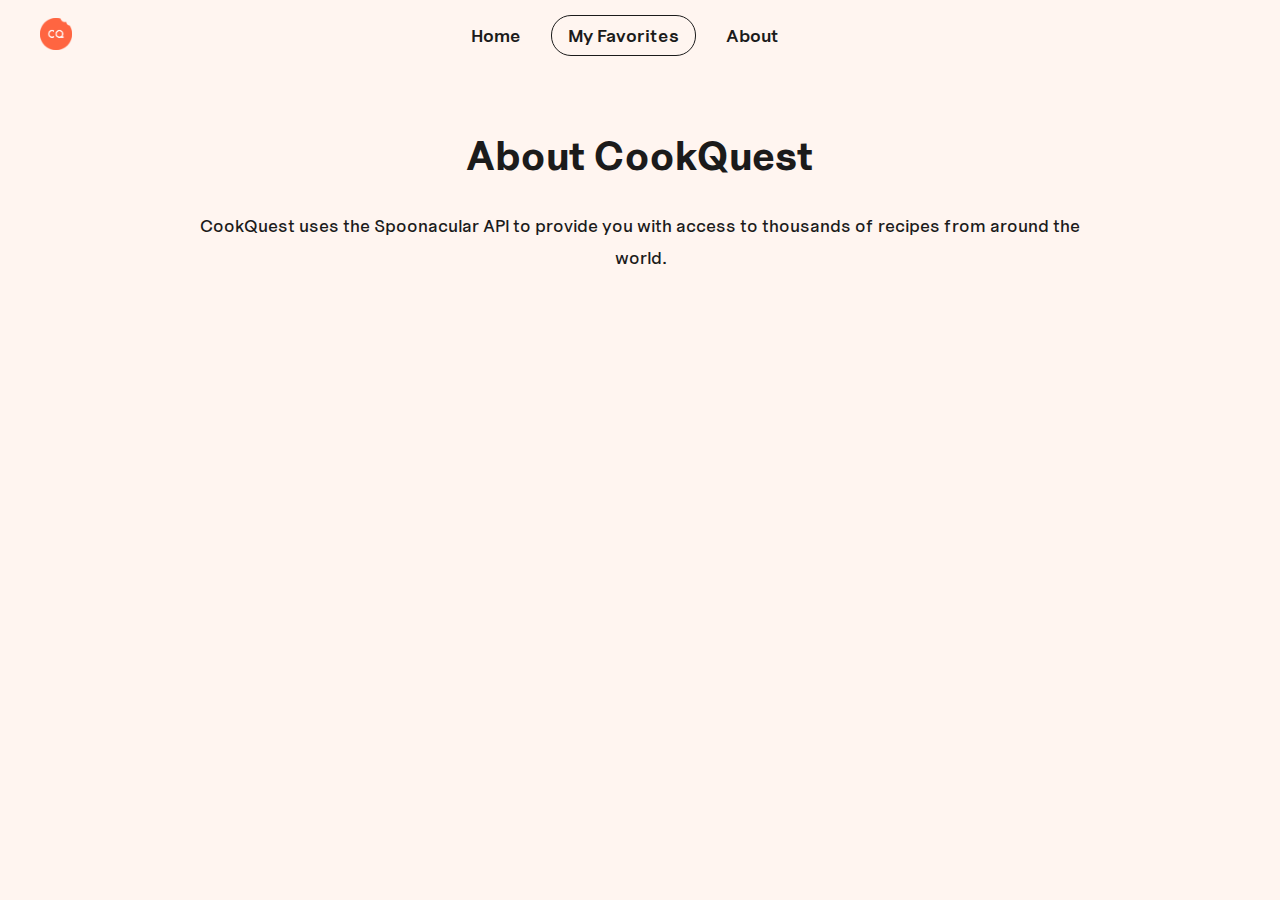
<file: aboutpage.html>
<!DOCTYPE html>
<html lang="en">
<head>
    <link rel="shortcut icon" href="./images/CQ favicon.png"> 
    <title>About - CookQuest</title>
    <link href="test.css" rel="stylesheet" type="text/css">
    <script src="script.js" defer></script>
</head>
<body>
    <nav class="top-nav">
        <ul class="menu">
          <li><img id="logo" src="./images/CQ favicon.png"></li>
          <li><a href="./index.html">Home</a></li>
          <li><button id="viewFavoritesBtn" class="favorites-nav-btn">My Favorites</button></li>
          <li><a href="./aboutpage.html">About</a></li>
        </ul> 
    </nav>

    <section id="about-section" style="max-width: 900px; margin: 60px auto; padding: 0 40px;">
        <h1 style="font-size: 2.5rem; font-family: 'Uncut-Sans-Bold', sans-serif; color: #1b1b1b; margin-bottom: 30px; text-align: center;">
            About CookQuest
        </h1>
        
        <div style="line-height: 1.8; font-size: 1.1rem; font-family: 'Uncut-Sans-Medium', sans-serif; color: #1b1b1b;">
            <p style="margin-bottom: 25px; text-align: center;">
                CookQuest uses the Spoonacular API to provide you with access to thousands of recipes from around the world.
            </p>
        </div>
    </section>

    <br>
    <br>

</body>
</html>
</file>
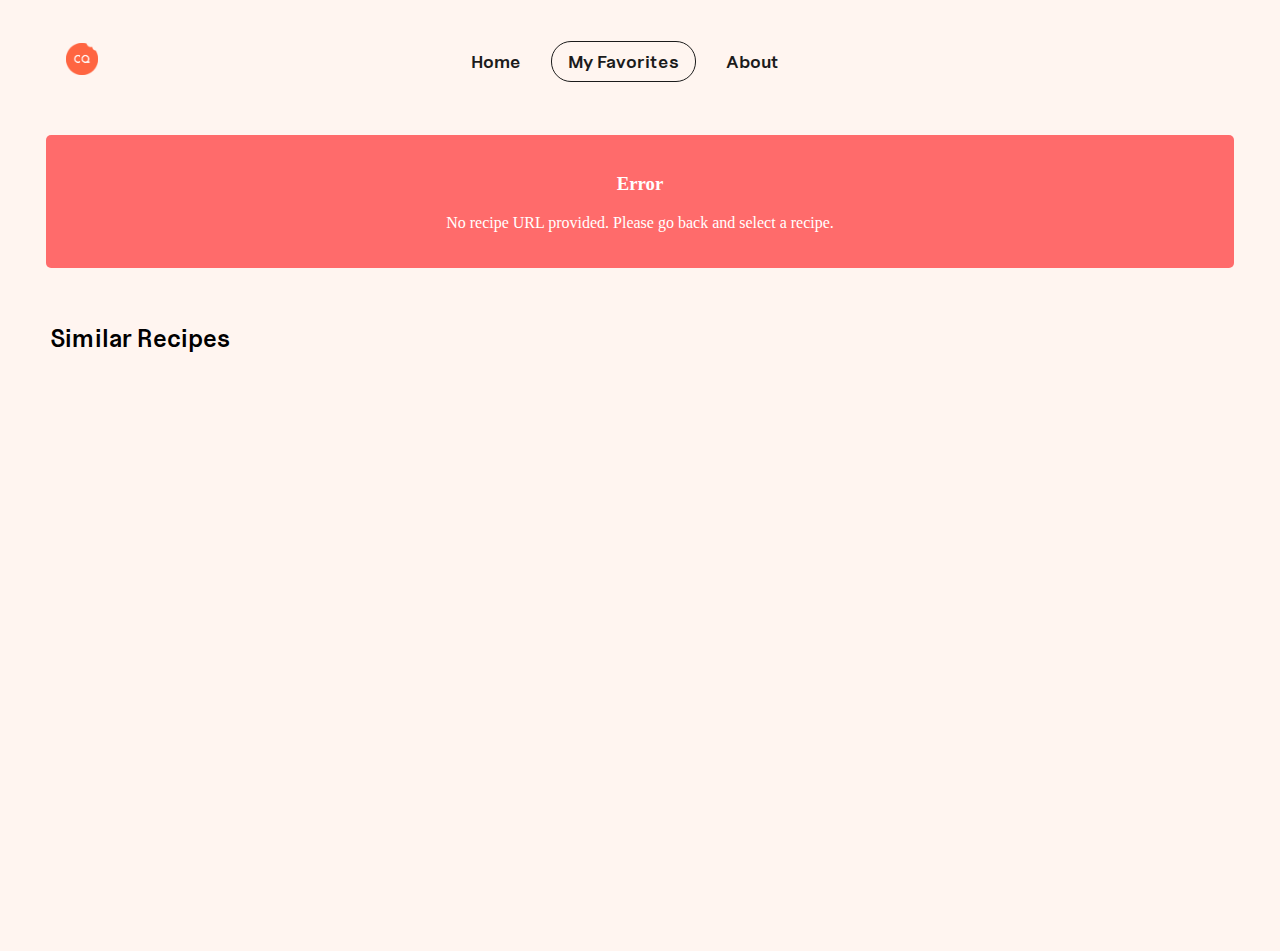
<file: recipepagetester.html>
<!DOCTYPE html>
<html lang="en">
<head>
    
    <link rel="shortcut icon" href="./images/CQ favicon.png"> 

    <title>CookQuest</title>

    <!-- Javascript -->
    <script src="script.js" defer></script>
    <script src="recipepagetester.js" defer></script>

    <!-- CSS -->
    <link href="test.css" rel="stylesheet" type="text/css">
    <link href="recipedetails.css" rel="stylesheet" type="text/css">


    <!-- Favicons -->
    <link rel="shortcut icon" href="./images/CQ favicon.png"> 

    
</head>
<body class="page2">
    <nav class="top-nav">
        <ul class="menu">
          <li><img id="logo" src="./images/CQ favicon.png"></li>
          <li><a href="./index.html">Home</a></li>
          <li><button id="viewFavoritesBtn" class="favorites-nav-btn">My Favorites</button></li>
          <li><a href="./aboutpage.html">About</a></li>
        </ul> 
    </nav>
    <br>
    <!-- empty div where recipe details are diplayed -->
    <div id="recipeDetails">
    </div>
    <br>
    <br>

    <!-- empty div where similar recipes are diplayed -->
    <p class="simtitle">Similar Recipes</p>
    <div id="similarRecipes">
    </div>

   

    
</body>
</html>
</file>
<file: test.css>
/* fonts */
@font-face {
    font-family: 'Uncut-Sans-Medium';
    src: url('font/Uncut-Sans-Medium.woff2') format('woff2'),
         url('font/Uncut-Sans-Medium.woff') format('woff');
}

@font-face {
    font-family: 'Uncut-Sans-Bold';
    src: url('font/Uncut-Sans-Bold.woff2') format('woff2'),
         url('font/Uncut-Sans-Bold.woff') format('woff');
}

@font-face {
    font-family: 'Uncut-Sans-Semibold';
    src: url('font/Uncut-Sans-Semibold.woff2') format('woff2'),
         url('font/Uncut-Sans-Semibold.woff2') format('woff');
}

/* body background */
body {
    background-color: #FFF5F0;
    margin: 0;
    padding: 0;
    min-height: 100vh;
}

/* navbar */
.top-nav {
    background-color: #FFF5F0;
    padding: 15px 0;
}

.menu {
    list-style-type: none;
    display: flex;
    align-items: center;
    justify-content: center;
    margin: 0;
    padding: 0 40px;
    position: relative;
}

.menu li {
    margin-right: 30px;
}

.menu li:first-child {
    position: absolute;
    left: 40px;
    margin-right: 0;
}

.menu li a {
    color: #1b1b1b;
    text-decoration: none;
    font-size: 18px;
    font-family: 'Uncut-Sans-Semibold', sans-serif;
}

.menu li a:hover {
    color: #f76f50;
}

.favorites-nav-btn {
    background: none;
    border: 1px solid #1b1b1b;
    color: #1b1b1b;
    text-decoration: none;
    font-size: 18px;
    font-family: 'Uncut-Sans-Semibold', sans-serif;
    padding: 8px 16px;
    border-radius: 20px;
    cursor: pointer;
    transition: all 0.2s;
}

.favorites-nav-btn:hover {
    background-color: #1b1b1b;
    color: #FFF5F0;
}

#logo {
    height: 32px;
    width: 32px;
    margin-right: 15px;
}


.page2{
    margin: 2%;
}

/* hero section */
#1 {
    padding: 500px 40px 220px 40px;
    display: flex;
    justify-content: center;
    align-items: center;
    width: 100%;
    box-sizing: border-box;
}

.hero-content {
    width: 100%;
    max-width: 1200px;
    text-align: center;
    display: flex;
    flex-direction: column;
    align-items: center;
    justify-content: center;
    gap: 30px;
    margin: 0 auto;
}

.hero-title {
    font-size: 3.5rem;
    font-family: 'Uncut-Sans-Bold', sans-serif;
    color: #1b1b1b;
    margin: 0;
    line-height: 1.2;
}

.hero-subtitle {
    font-size: 1.3rem;
    font-family: 'Uncut-Sans-Medium', sans-serif;
    color: #666666;
    margin: 0;
}

/* search bar styling */
.search-bar {
    position: relative;
    background-color: #ffffff;
    width: 100%;
    max-width: 800px;
    border-radius: 40px;
    box-shadow: 0 2px 8px rgba(0, 0, 0, 0.1);
    display: flex;
    align-items: center;
    padding: 5px;
    margin-top: 20px;
}

.search-bar input[type="text"] {
    flex: 1;
    padding: 15px 20px 15px 60px;
    border-radius: 40px;
    border: none;
    background-color: transparent;
    background-image: url('images/icons8-search.gif');
    background-repeat: no-repeat;
    background-position: 20px center;
    background-size: 24px;
    font-size: 18px;
    font-family: 'Uncut-Sans-Medium', sans-serif;
    color: #1b1b1b;
    outline: none;
}

.search-bar input[type="text"]::placeholder {
    color: #999999;
}

.search-button {
    padding: 15px 40px;
    border-radius: 35px;
    border: none;
    background-color: #f76f50;
    color: #ffffff;
    font-size: 18px;
    font-family: 'Uncut-Sans-Semibold', sans-serif;
    cursor: pointer;
    transition: background-color 0.3s ease;
    white-space: nowrap;
}

.search-button:hover {
    background-color: #e55a3f;
}

    
  
  




/* meal types */
#meal-types {
    padding: 100px 40px 60px 40px;
    background-color: #FFF5F0;
}

.meal-types-container {
    display: flex;
    justify-content: center;
    align-items: center;
    max-width: 1200px;
    margin: 0 auto;
    flex-wrap: wrap;
}

.meal-type-item {
    text-align: center;
    margin: 20px;
}

.meal-image-circle {
    width: 200px;
    height: 200px;
    border-radius: 50%;
    overflow: hidden;
    margin-bottom: 20px;
    background-color: #ffffff;
    box-shadow: 0 4px 12px rgba(0, 0, 0, 0.15);
    padding: 8px;
}

.meal-image-circle img {
    width: 100%;
    height: 100%;
    object-fit: cover;
    border-radius: 50%;
}

.meal-title {
    font-size: 1.5rem;
    font-family: "Uncut-Sans-Bold", sans-serif;
    color: #1b1b1b;
    margin: 0 0 8px 0;
}

.meal-subtitle {
    font-size: 1rem;
    font-family: "Uncut-Sans-Medium", sans-serif;
    color: #666666;
    margin: 0;
}

/* map */
#allSvg {
    display: block;
    margin: 0 auto;
    max-width: 100%;
    height: auto;
}
#filterinstructions {
    text-align: left;
    font-size: 1.3rem;
    font-family: "Uncut-Sans-Medium", sans-serif;
    color: #1b1b1b;
    margin: 40px auto 60px auto;
    padding: 0 40px;
    max-width: 900px;
    line-height: 1.6;
}

#bycuisine {
    text-align: center;
    font-size: 1.8rem;
    font-family: "Uncut-Sans-Bold", sans-serif;
    color: #1b1b1b;
    margin-top: 0;
    margin-bottom: 30px;
    padding: 0;
}

#byCalories {
    text-align: center;
    font-size: 1.8rem;
    font-family: "Uncut-Sans-Bold", sans-serif;
    color: #1b1b1b;
    margin-top: 0;
    margin-bottom: 30px;
    padding: 0;
}

#byIngredients {
    text-align: center;
    font-size: 1.8rem;
    font-family: "Uncut-Sans-Bold", sans-serif;
    color: #1b1b1b;
    margin-top: 0;
    margin-bottom: 15px;
    padding: 0;
}

#ingredientsSubtitle {
    text-align: center;
    font-size: 1rem;
    font-family: "Uncut-Sans-Medium", sans-serif;
    color: #666666;
    margin: 0 0 25px 0;
    padding: 0;
}

#ingredientsSection {
    width: 100%;
    padding: 40px 0 60px 0;
    box-sizing: border-box;
}

#ingredientsContainer {
    width: 100%;
    text-align: center;
    padding: 0 40px;
    max-width: 1400px;
    margin: 0 auto;
    box-sizing: border-box;
}

#ingredientsTags {
    display: flex;
    flex-wrap: wrap;
    justify-content: center;
    gap: 12px;
    margin-bottom: 25px;
}

.ingredient-tag {
    padding: 10px 20px;
    font-size: 16px;
    font-family: "Uncut-Sans-Medium", sans-serif;
    color: #1b1b1b;
    background-color: #ffffff;
    border: 1.4px solid #000000;
    border-radius: 100px;
    cursor: pointer;
    transition: all 0.2s;
    display: flex;
    align-items: center;
    gap: 8px;
}

.ingredient-tag:hover:not(:disabled) {
    background-color: #fafafa;
}

.ingredient-tag.selected {
    background-color: #f76f50;
    color: #ffffff;
    border-color: #f76f50;
}

.ingredient-tag:disabled {
    background-color: #e0e0e0;
    color: #999999;
    border-color: #cccccc;
    cursor: not-allowed;
    opacity: 0.6;
}

#customIngredientInput {
    display: flex;
    justify-content: center;
    gap: 10px;
    margin-bottom: 25px;
}

#customIngredient {
    padding: 10px 20px;
    font-size: 16px;
    font-family: "Uncut-Sans-Medium", sans-serif;
    color: #1b1b1b;
    background-color: #ffffff;
    border: 1.4px solid #000000;
    border-radius: 100px;
    width: 300px;
    max-width: 100%;
}

#customIngredient:focus {
    outline: none;
    border-color: #f76f50;
}

#addIngredientBtn {
    padding: 10px 25px;
    font-size: 16px;
    font-family: "Uncut-Sans-Semibold", sans-serif;
    color: #ffffff;
    background-color: #f76f50;
    border: none;
    border-radius: 100px;
    cursor: pointer;
    transition: background-color 0.2s;
}

#addIngredientBtn:hover {
    background-color: #e55a3f;
}

#selectedIngredients {
    margin-bottom: 25px;
}

#selectedLabel {
    font-size: 16px;
    font-family: "Uncut-Sans-Medium", sans-serif;
    color: #1b1b1b;
    margin-bottom: 12px;
}

#selectedTags {
    display: flex;
    flex-wrap: wrap;
    justify-content: center;
    gap: 12px;
}

.selected-ingredient-tag {
    padding: 8px 16px;
    font-size: 14px;
    font-family: "Uncut-Sans-Medium", sans-serif;
    color: #1b1b1b;
    background-color: #FFB4CE;
    border: none;
    border-radius: 100px;
    display: flex;
    align-items: center;
    gap: 8px;
}

.remove-ingredient {
    background: none;
    border: none;
    color: #1b1b1b;
    cursor: pointer;
    font-size: 18px;
    padding: 0;
    line-height: 1;
}

#searchByIngredientsBtn {
    margin-top: 20px;
    border-radius: 100px;
    height: 50px;
    width: 300px;
    background-color: #FFB4CE;
    border: #000000 solid 1.4px;
    border-bottom: #000000 solid 3px;
    font-size: 20px;
    font-family: "Uncut-Sans-Semibold", sans-serif;
    color: #1b1b1b;
    cursor: pointer;
    transition: all 0.2s;
}

#searchByIngredientsBtn:hover:not(:disabled) {
    background-color: #ff9fc0;
}

#searchByIngredientsBtn:disabled {
    background-color: #cccccc;
    color: #999999;
    border-color: #999999;
    cursor: not-allowed;
}

/* map colors */
#Group1, #Group2, #Group3, #Group4, #Group5, #Group6, 
#Group7, #Group8, #Group9, #Group10, #Group11 {
    fill: #FF6541;
}

#Group1:hover, #Group2:hover, #Group3:hover, #Group4:hover, #Group5:hover,
#Group6:hover, #Group7:hover, #Group8:hover, #Group9:hover, #Group10:hover,
#Group11:hover {
    fill: #FFB4CE;
}

#Group1:active, #Group2:active, #Group3:active, #Group4:active, #Group5:active,
#Group6:active, #Group7:active, #Group8:active, #Group9:active, #Group10:active,
#Group11:active {
    fill: #FFB4CE;
}


.instructionswrapper p {
    white-space: pre-line;
}


#interactivediv {
    display: flex;
    flex-direction: row;
    justify-content: space-around;
    padding: 40px 40px 60px 40px;
    max-width: 1400px;
    margin: 0 auto;
}

#svgContainer {
    width: 56%;
    text-align: center;
}



#justtesting {
    height: 100px;
    width: 100px;

}


/* slider */
#slidercont {
    width: 44%;
    text-align: center;
}
#maxCaloriesSlider {
    -webkit-appearance: none;
    appearance: none;
    width: 300px;
    height: 10px;
    background: #FFF460;
    border: 1.4px solid black;
    border-radius: 10px;
    margin-top: 20px;
}

/* slider thumb - donut */
#maxCaloriesSlider::-webkit-slider-thumb {
    -webkit-appearance: none;
    appearance: none;
    width: 60px;
    height: 60px;
    background-image: url('images/donut.png');
    background-size: cover;
    cursor: pointer;
}

#caloriesValue {
    padding-top: 20px;
    font-size: 22px;
    font-family: "Uncut-Sans-Semibold", sans-serif;
    color: #1b1b1b;
}


#maxButton {
    margin-top: 20px;
   border-radius: 100px;
    height: 50px;
    width: 300px;
    background-color: #FFB4CE;
    border: #000000 solid 1.4px;
    border-bottom: #000000 solid 3px;
    font-size: 20px;
    font-family: "Uncut-Sans-Semibold";

}

/* random recipe button */
.random-recipe-button {
    border-radius: 100px;
    height: 50px;
    padding: 0 30px;
    background-color: #FFB4CE;
    border: #000000 solid 1.4px;
    border-bottom: #000000 solid 3px;
    font-size: 18px;
    font-family: "Uncut-Sans-Semibold", sans-serif;
    color: #1b1b1b;
    cursor: pointer;
    transition: background-color 0.3s ease;
}

.random-recipe-button:hover {
    background-color: #f76f50;
}

.random-recipe-button:active {
    border-bottom: #000000 solid 1.4px;
    transform: translateY(2px);
}

/* sort container */
#controlsContainer {
    display: none;
    margin: 40px 40px 20px 40px;
    justify-content: space-between;
    align-items: center;
    flex-wrap: wrap;
    gap: 20px;
}

#controlsContainer.show {
    display: flex;
}

.sort-container {
    display: flex;
    align-items: center;
    gap: 12px;
    margin-left: auto;
}

.sort-label {
    font-size: 18px;
    font-family: "Uncut-Sans-Semibold", sans-serif;
    color: #1b1b1b;
}

.sort-select {
    padding: 10px 20px;
    font-size: 16px;
    font-family: "Uncut-Sans-Medium", sans-serif;
    color: #1b1b1b;
    background-color: #ffffff;
    border: #000000 solid 1.4px;
    border-radius: 100px;
    cursor: pointer;
    appearance: none;
    background-image: url('data:image/svg+xml;utf8,<svg xmlns="http://www.w3.org/2000/svg" width="12" height="12" viewBox="0 0 12 12"><path fill="%231b1b1b" d="M6 9L1 4h10z"/></svg>');
    background-repeat: no-repeat;
    background-position: right 15px center;
    background-size: 12px;
    padding-right: 40px;
    min-width: 250px;
}

.sort-select:hover {
    background-color: #fafafa;
}

.sort-select:focus {
    outline: none;
    border-color: #f76f50;
}

/* filter container */
.filter-container {
    display: flex;
    align-items: center;
    gap: 15px;
    margin: 20px;
}

.filter-label {
    font-size: 16px;
    font-family: "Uncut-Sans-Medium", sans-serif;
    color: #1b1b1b;
}

.filter-input {
    padding: 10px 15px;
    font-size: 16px;
    font-family: "Uncut-Sans-Medium", sans-serif;
    color: #1b1b1b;
    background-color: #ffffff;
    border: #000000 solid 1.4px;
    border-radius: 100px;
    width: 120px;
}

.filter-input:focus {
    outline: none;
    border-color: #f76f50;
}

.filter-button {
    padding: 10px 20px;
    font-size: 16px;
    font-family: "Uncut-Sans-Medium", sans-serif;
    color: #1b1b1b;
    background-color: #ffffff;
    border: #000000 solid 1.4px;
    border-radius: 100px;
    cursor: pointer;
    transition: all 0.2s;
}

.filter-button:hover {
    background-color: #f76f50;
    color: #ffffff;
    border-color: #f76f50;
}


/* recipe cards grid */
#recipearea {
    display: grid;
    grid-template-columns: repeat(3, 1fr);
    gap: 20px;
    margin: 40px;
}

/* recipe card styling */
.cardwrapper {
    background-color: #ffffff;
    border: 1px solid #e0e0e0;
    border-radius: 12px;
    display: flex;
    flex-direction: column;
}

.imagewrapper {
    width: 100%;
    height: 250px;
    overflow: hidden;
    position: relative;
    border-radius: 12px 12px 0 0;
    display: flex;
    align-items: center;
    justify-content: center;
}

.imagewrapper img {
    width: 100%;
    height: 100%;
    object-fit: cover;
    display: block;
    margin: 0;
    padding: 0;
}

.favorite-btn {
    position: absolute;
    top: 10px;
    right: 10px;
    background-color: rgba(255, 255, 255, 0.9);
    background-size: 20px 20px;
    background-position: center;
    background-repeat: no-repeat;
    border: none;
    cursor: pointer;
    padding: 0;
    margin: 0;
    border-radius: 50%;
    width: 40px;
    height: 40px;
    min-width: 40px;
    min-height: 40px;
    max-width: 40px;
    max-height: 40px;
    box-shadow: none;
    transition: background-color 0.2s;
    overflow: visible;
    box-sizing: border-box;
}

.favorite-btn:hover {
    background-color: rgba(255, 255, 255, 1);
}

.favorite-btn:active {
    transform: none;
}


.textwrapper {
    padding: 20px;
    background-color: #ffffff;
    flex: 1;
    display: flex;
    flex-direction: column;
    border-radius: 0 0 12px 12px;
}

.recipetitlewrapper {
    margin-bottom: 15px;
}

#recipetitle {
    font-size: 18px;
    font-family: "Uncut-Sans-Bold", sans-serif;
    color: #1b1b1b;
    margin: 0;
    line-height: 1.4;
}

.recipetimewrapper {
    display: flex;
    align-items: center;
    margin-bottom: 15px;
}

.icon-wrapper {
    margin-right: 8px;
}

.clockicon {
    height: 20px;
    width: 20px;
}

.recipetimewrapper p {
    margin: 0;
    font-size: 14px;
    color: #666666;
    font-family: "Uncut-Sans-Medium", sans-serif;
}

.recipeurlwrapper {
    margin-top: auto;
}

.button {
    display: block;
    padding: 12px 20px;
    background-color: #f76f50;
    color: #ffffff;
    text-decoration: none;
    text-align: center;
    border: none;
    border-radius: 100px;
    font-size: 16px;
    font-family: "Uncut-Sans-Semibold", sans-serif;
    cursor: pointer;
    width: 100%;
    box-sizing: border-box;
    transition: background-color 0.2s;
}

.button:hover {
    background-color: #e55a3f;
}













/* Responsive - breakpoints */

@media screen and (max-width: 900px) {
    #1 {
        padding: 280px 30px 160px 30px;
    }

    .hero-title {
        font-size: 3rem;
    }

    .hero-subtitle {
        font-size: 1.2rem;
    }

    .search-bar {
        max-width: 100%;
    }

    #recipearea {
        display:grid;
        grid-template-columns: repeat(2, 49%); /* Three columns with equal width */
        gap: 2%; /* Adjust the gap between cards */
        max-width: 100%;
        margin: 4%;
        
    }
    .meal-types-container {
        gap: 30px;
    }
    .meal-image-circle {
        width: 160px;
        height: 160px;
    }
    
    /* Responsive controls for tablets */
    #controlsContainer {
        flex-direction: column;
        align-items: stretch;
    }
    
    .random-recipe-button {
        width: 100%;
    }
    
    .sort-container {
        width: 100%;
        justify-content: space-between;
    }
}

@media screen and (max-width: 600px) {
    #1 {
        padding: 240px 20px 140px 20px;
    }

    .hero-title {
        font-size: 2.5rem;
    }

    .hero-subtitle {
        font-size: 1.1rem;
    }

    .search-bar {
        flex-direction: column;
        padding: 0;
        gap: 10px;
    }

    .search-bar input[type="text"] {
        width: 100%;
        padding: 15px 20px 15px 50px;
        background-size: 20px;
        font-size: 16px;
        border-radius: 40px;
    }

    .search-button {
        width: 100%;
        padding: 15px;
        border-radius: 40px;
    }

    #recipearea {
        display:grid;
        grid-template-columns: repeat(1, 98%); 
        max-width: 100%;
        margin: 4%;
        
    }
    #interactivediv {
        display: flex;
        flex-direction: column;
        align-items: center;
        gap: 40px;
    }
    #svgContainer {
        width: 100%;
        display: flex;
        flex-direction: column;
        align-items: center;
    }
    #slidercont {
        width: 100%;
        display: flex;
        flex-direction: column;
        align-items: center;
    }
    #filterinstructions {
        font-size: 1.1rem;
        margin: 30px 0 40px 0;
        padding: 0 20px;
    }
    #bycuisine, #byCalories {
        font-size: 1.5rem;
    }
    .meal-types-container {
        gap: 30px;
    }
    .meal-image-circle {
        width: 140px;
        height: 140px;
    }
    .meal-title {
        font-size: 1.3rem;
    }
    .meal-subtitle {
        font-size: 0.9rem;
    }
    
    /* Responsive controls */
    #controlsContainer {
        flex-direction: column;
        align-items: stretch;
        margin: 20px;
    }
    
    .random-recipe-button {
        width: 100%;
    }
    
    .sort-container {
        width: 100%;
        flex-direction: column;
        align-items: stretch;
    }
    
    .sort-select {
        width: 100%;
        min-width: auto;
    }

    
}
</file>
<file: recipedetails.css>
@font-face {
    font-family: 'Uncut-Sans-Bold';
    src:  url('font/Uncut-Sans-Bold.woff2') format('woff2'),
          url('font/Uncut-Sans-Bold.woff') format('woff');
         
}
@font-face {
    font-family: 'Uncut-Sans-Semibold';
    src:  url('font/Uncut-Sans-Semibold.woff') format('woff2'),
          url('font/Uncut-Sans-Semibold.woff2') format('woff');
         
}


#similarRecipes {
    display: grid;
    grid-template-columns: repeat(3, 1fr);
    gap: 20px;
    margin: 40px;
    padding-bottom: 10px;
}

.cardwrappersugg {
    background-color: #ffffff;
    border: 1px solid #e0e0e0;
    border-radius: 12px;
    display: flex;
    flex-direction: column;
    width: 100%;
}

.cardwrappersugg .imagewrapper {
    width: 100%;
    height: 250px;
    overflow: hidden;
    border-radius: 12px 12px 0 0;
    display: flex;
    align-items: center;
    justify-content: center;
}

.cardwrappersugg .imagewrapper img {
    width: 100%;
    height: 100%;
    object-fit: cover;
    display: block;
    margin: 0;
    padding: 0;
}

.cardwrappersugg .textwrapper {
    padding: 20px;
    background-color: #ffffff;
    flex: 1;
    display: flex;
    flex-direction: column;
    border-radius: 0 0 12px 12px;
}

.cardwrappersugg .recipetitlewrapper {
    margin-bottom: 15px;
}

.cardwrappersugg #recipetitle {
    font-size: 18px;
    font-family: "Uncut-Sans-Bold", sans-serif;
    color: #1b1b1b;
    margin: 0;
    line-height: 1.4;
}

.cardwrappersugg .recipetimewrapper {
    display: flex;
    align-items: center;
    margin-bottom: 15px;
}

.cardwrappersugg .icon-wrapper {
    margin-right: 8px;
}

.cardwrappersugg .clockicon {
    height: 20px;
    width: 20px;
}

.cardwrappersugg .recipetimewrapper p {
    margin: 0;
    font-size: 14px;
    color: #666666;
    font-family: "Uncut-Sans-Medium", sans-serif;
}

.cardwrappersugg .recipeurlwrapper {
    margin-top: auto;
}

.cardwrappersugg .button {
    display: block;
    padding: 12px 20px;
    background-color: #f76f50;
    color: #ffffff;
    text-decoration: none;
    text-align: center;
    border: none;
    border-radius: 100px;
    font-family: "Uncut-Sans-Semibold", sans-serif;
    font-size: 16px;
    transition: background-color 0.2s;
    cursor: pointer;
    width: 100%;
    box-sizing: border-box;
}

.cardwrappersugg .button:hover {
    background-color: #e55a3f;
}

.recipetopwrapper {
    display: flex;
    flex-direction: row;
    padding-left: 24px;
    padding-right: 24px;
}

.recpageimgwrapper {
    width: 50%;
    padding-top: 40px;
}
.recpageimgwrapper img {
    width: 100%;
    border-radius: 12px;
}

.recpagetitlewrapper {
    width: 50%;
    padding-left: 40px;
    padding-top: 40px;
    display: flex;
    flex-direction: column;
    justify-content: flex-start;
}
#maintitle {
    font-size: 3rem;
    font-family: "Uncut-Sans-Bold", sans-serif;
    color: #1b1b1b;
    margin: 0;
    margin-bottom: 30px;
    line-height: 1.2;
    word-wrap: break-word;
}

.subtitle {
    font-size: 24px;
    font-family: "Uncut-Sans-Semibold" ;

}

.ingredients-nutrition-wrapper {
    display: flex;
    flex-direction: row;
    gap: 30px;
    padding-left: 24px;
    padding-right: 24px;
    align-items: flex-start;
    margin-top: 60px;
}

.ingredientswrapper {
    flex: 1;
}

.nutritionwrapper {
    flex: 1;
    max-width: 500px;
}

.instructionswrapper {
    padding-left: 24px;
    padding-right: 24px;
    margin-top: 60px;
}

.ingredients-title {
    font-size: 32px;
    font-family: "Uncut-Sans-Bold", sans-serif;
    color: #1b1b1b;
    margin-bottom: 30px;
    margin-top: 0;
}

.nutrition-title {
    font-size: 32px;
    font-family: "Uncut-Sans-Bold", sans-serif;
    color: #1b1b1b;
    margin-bottom: 30px;
    margin-top: 0;
}

.ingredients-grid {
    display: grid;
    grid-template-columns: repeat(2, 1fr);
    gap: 12px;
    background-color: #ffffff;
    border-radius: 12px;
    padding: 24px;
    border: 1px solid #e0e0e0;
    max-width: 800px;
}

.ingredient-item {
    display: flex;
    align-items: flex-start;
    gap: 12px;
    font-size: 16px;
    font-family: Helvetica, sans-serif;
    color: #1b1b1b;
    line-height: 1.6;
}

.ingredient-checkbox {
    width: 18px;
    height: 18px;
    margin-top: 2px;
    cursor: pointer;
    flex-shrink: 0;
}

.ingredient-label {
    cursor: pointer;
    flex: 1;
    user-select: none;
}

.ingredient-checkbox:checked + .ingredient-label {
    text-decoration: line-through;
    color: #999999;
}

.instructions-title {
    font-size: 32px;
    font-family: "Uncut-Sans-Bold", sans-serif;
    margin-bottom: 30px;
    margin-top: 0;
}

.title-black {
    color: #1b1b1b;
}

.title-orange {
    color: #f76f50;
}

.instructions-steps {
    display: flex;
    flex-direction: column;
    gap: 15px;
}

.instruction-step {
    display: flex;
    align-items: flex-start;
    background-color: #ffffff;
    border-radius: 12px;
    padding: 20px;
    gap: 20px;
    border: 1px solid #e0e0e0;
}

.step-number {
    font-size: 24px;
    font-family: "Uncut-Sans-Bold", sans-serif;
    color: #f76f50;
    flex-shrink: 0;
    min-width: 40px;
}

.step-text {
    font-size: 16px;
    font-family: Helvetica, sans-serif;
    color: #1b1b1b;
    margin: 0;
    line-height: 1.6;
    flex: 1;
}
.simtitle {
    font-size: 24px;
    font-family: "Uncut-Sans-Semibold" ;
    padding-left: 24px;
    margin: 0;
}

/* Nutrition Card */
.nutrition-card {
    padding: 24px;
    background-color: #ffffff;
    border: 1px solid #e0e0e0;
    border-radius: 12px;
}

.nutrition-card .subtitle {
    font-size: 24px;
    font-family: "Uncut-Sans-Semibold", sans-serif;
    color: #1b1b1b;
    margin-bottom: 20px;
    margin-top: 0;
}

.nutrition-grid {
    display: grid;
    grid-template-columns: repeat(2, 1fr);
    gap: 15px;
}

.nutrition-item {
    display: flex;
    flex-direction: column;
    padding: 12px;
    background-color: #fafafa;
    border-radius: 6px;
    border: 1px solid #e0e0e0;
}

.nutrition-label {
    font-size: 14px;
    font-family: "Uncut-Sans-Medium", Helvetica, sans-serif;
    color: #666666;
    margin-bottom: 8px;
}

.nutrition-value {
    font-size: 20px;
    font-family: "Uncut-Sans-Bold", sans-serif;
    color: #1b1b1b;
}

/* Responsive nutrition card */
@media screen and (max-width: 600px) {
    .nutrition-grid {
        grid-template-columns: repeat(2, 1fr);
        gap: 10px;
    }
    
    .nutrition-item {
        padding: 10px;
    }
    
    .nutrition-value {
        font-size: 18px;
    }
}
</file>
